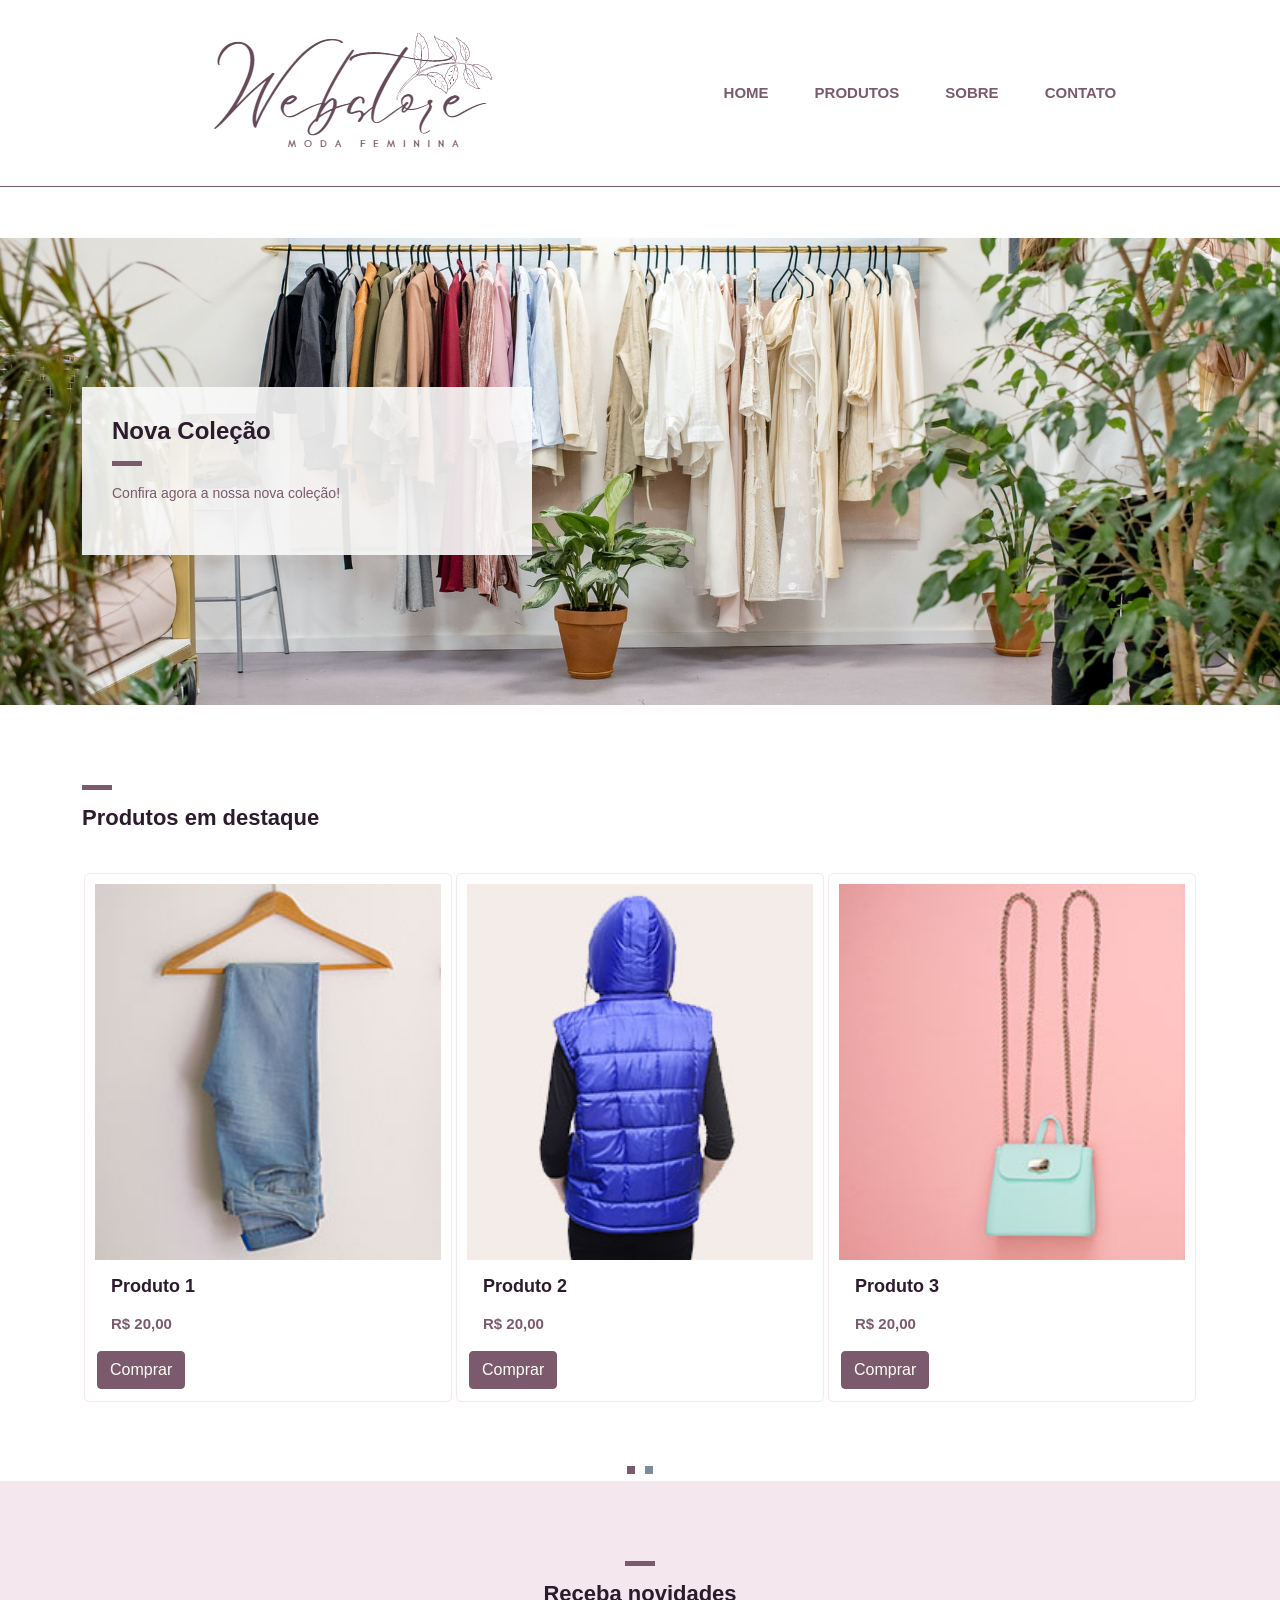
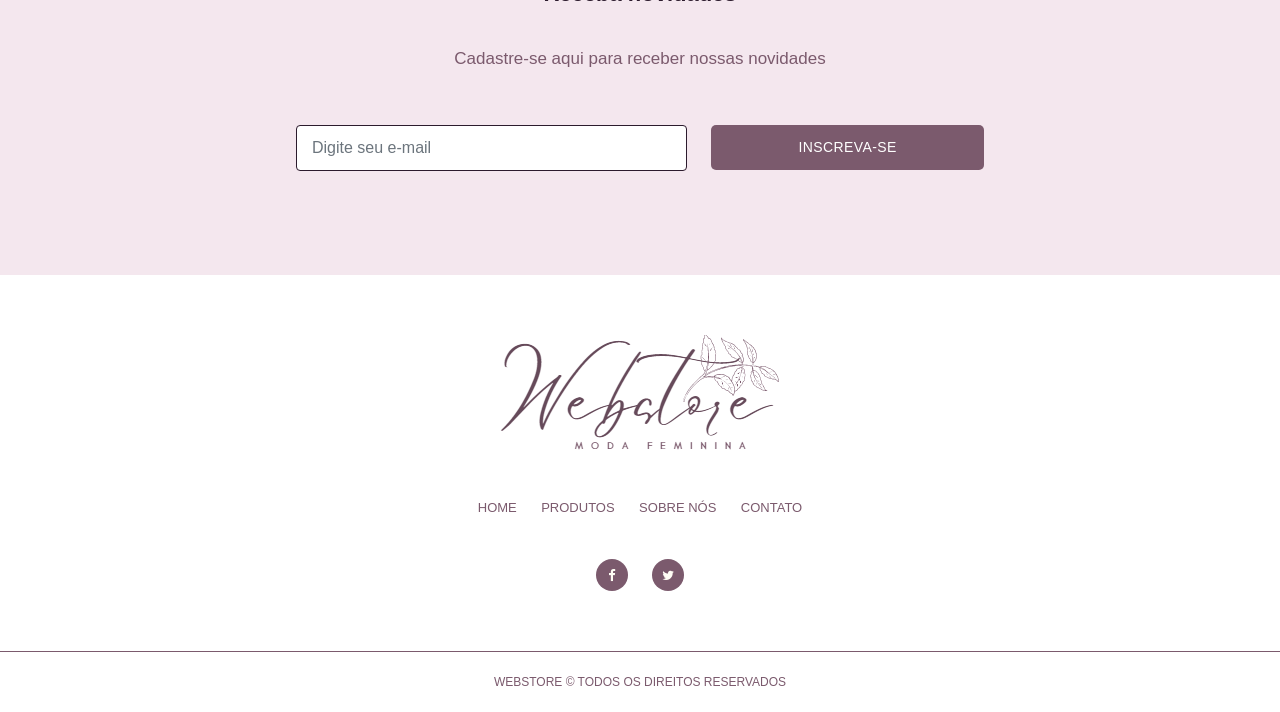
<file: jQuery II/index.html>
<!DOCTYPE html>
<html lang="pt-br">
<head>
    <meta charset="UTF-8">
    <meta http-equiv="X-UA-Compatible" content="IE=edge">
    <meta name="viewport" content="width=device-width, initial-scale=1.0">

<!--Library CSS-->
    <link rel="stylesheet" href="./vendor/bootstrap/css/bootstrap.min.css">
    <link rel="stylesheet" href="./vendor/owl/assets/owl.carousel.css">
    <link rel="stylesheet" href="./vendor/fontawesome/fontawesome.css">
    <link rel="stylesheet" href="./vendor/jquery-ui/jquery-ui.min.css">

<!--CSS Customizado-->
    <link rel="stylesheet" href="./css/style-custom.css">

    <title>Loja de moda Feminina</title>
</head>


<body>
    <nav class="navbar navbar-expand-lg navbar-dark bg-dark">
        <div class="container">
                <a class="navbar-brand" href="#"><img src="./img/logo.png" alt="logo"></a>
                <button class="navbar-toggler d-md-none" type="button" data-bs-toggle="collapse" data-bs-target="#collapsibleNavId" aria-controls="collapsibleNavId" aria-expanded="false" aria-label="Toggle navigation"><span class="navbar-toggler-icon"></span></button>
            <div class="container">
                <div class="collapse navbar-collapse justify-content-lg-center" id="collapsibleNavId">
                    <ul class="navbar-nav md-auto">
                        <li class="nav-item">
                            <a class="nav-link" href="index.html">Home</a>
                        </li>
                        <li class="nav-item">
                            <a class="nav-link" href="#produtosdestaque">Produtos</a>
                        </li>
                        <li class="nav-item">
                            <a class="nav-link nav-modal-open" href="#sobre" rel="sobre">Sobre</a>
                        </li>
                        <li class="nav-item">
                            <a class="nav-link nav-modal-open" href="#contato" rel="contato">Contato</a>
                        </li>
                    </ul>
                </div>
            </div>
        </div>
    </nav>

    <div class="banner">
            <div class="container">
                <div class="row">
                    <div class="col-md-12">
                        <div class="caption">
                            <h2>Nova Coleção</h2>
                            <div class="line-dec"></div>
                            <p>Confira agora a nossa nova coleção!</p>
                        </div>
                    </div>
                </div>
            </div>
        </div>

        <div id="featured" class="featured-items">
            <div class="container">
                <div class="row">
                    <div class="col-md-12">
                        <div class="section-heading">
                            <div class="line-dec"></div>
                            <h1>Produtos em destaque</h1>
                        </div>
                    </div>
                    <div class="col-md-12">
                        <div class="owl-carousel owl-theme">
                            <div class="featured-item" id="produtosdestaque">
                                <img src="./img/item-01.jpg" alt="Item 1">
                                <h4>Produto 1</h4>
                                <h6>R$ 20,00</h6>
                                <a class="btn btn-dark btn-md btn-md nav-modalProdutos" href="#item 1" rel="item 1">Comprar</a>
                            </div>
                            <div class="featured-item">
                                <img src="./img/item-02.jpg" alt="Item 2">
                                <h4>Produto 2</h4>
                                <h6>R$ 20,00</h6>
                                <a class="btn btn-dark btn-md nav-modalProdutos" href="#item2">Comprar</a>
                            </div>
                            <div class="featured-item">
                                <img src="./img/item-03.jpg" alt="Item 3">
                                <h4>Produto 3</h4>
                                <h6>R$ 20,00</h6>
                                <a class="btn btn-dark btn-md nav-modalProdutos" href="#item3" rel="item3">Comprar</a>
                            </div>
                            <div class="featured-item">
                                <img src="./img/item-04.jpg" alt="Item 4">
                                <h4>Produto 4</h4>
                                <h6>R$ 20,00</h6>
                                <a class="btn btn-dark btn-md nav-modalProdutos" href="#item4" rel="item4">Comprar</a>
                            </div>
                            <div class="featured-item">
                                <img src="./img/item-05.jpg" alt="Item 5">
                                <h4>Produto 5</h4>
                                <h6>R$ 20,00</h6>
                                <a class="btn btn-dark btn-md nav-modalProdutos" href="#item5" rel="item5">Comprar</a>
                            </div>
                        </div>
                    </div>
                </div>
            </div>
        </div>

        <!-- Modal Produtos -->
        <div class="modal fade" id="modelProdutos" tabindex="-1" role="dialog" aria-labelledby="modelTitleId" aria-hidden="true">
            <div class="modal-dialog" role="document">
                <div class="modal-content">
                        <div class="modalHeader">
                                <h5 class="modalTitle">Item para compra</h5>
                            </div>
                    <div class="modalBody">
                        <div class="container-fluid">
                            Página em construção
                        </div>
                    </div>
                    <div class="modal-footer">
                        <button type="button" class="btn btn-secondary" data-bs-dismiss="modal">Close</button>
                    </div>
                </div>
            </div>
        </div>

        <div class="subscribe-form">
            <div class="container">
                <div class="row">
                    <div class="col-md-12">
                        <div class="section-heading">
                            <div class="line-dec"></div>
                            <h1>Receba novidades</h1>
                        </div>
                    </div>
                    <div class="col-md-8 offset-md-2">
                        <div class="main-content">
                            <p>Cadastre-se aqui para receber nossas novidades</p>
                            <div class="container">
                                <form id="subscribe" class="form" action="" method="get">
                                    <div class="row">
                                        <div class="col-md-7">
                                            <fieldset>
                                                <input name="Email" type="email" class="form-control" id="Email" value="" placeholder="Digite seu e-mail" >
                                            </fieldset>
                                        </div>
                                        <div class="col-md-5">
                                            <fieldset>
                                                <button type="submit" id="form-submit" class="button">Inscreva-se</button>
                                            </fieldset>
                                        </div>
                                    </div>
                                </form>
                            </div>
                        </div>
                    </div>
                </div>
            </div>
        </div>

        <div class="footer">
            <div class="container">
                <div class="row">
                    <div class="col-md-12">
                        <div class="logo">
                            <img src="./img/logo.png" alt="logo">
                        </div>
                    </div>
                    <div class="col-md-12">
                        <div class="footer-menu">
                            <ul>
                                <li><a href="#top">Home</a></li>
                                <li><a href="#produtos">Produtos</a></li>
                                <li><a href="#sobre" rel="sobre" class="nav-modal-open">Sobre Nós</a></li>
                                <li><a href="#contato" rel="contato" class="nav-modal-open">Contato</a></li>
                            </ul>
                        </div>
                    </div>
                    <div class="col-md-12">
                        <div class="social-icons">
                            <ul>
                                <li><a href="#"><i class="fa fa-facebook"></i></a></li>
                                <li><a href="#"><i class="fa fa-twitter"></i></a></li>
                            </ul>
                        </div>
                    </div>
                </div>
            </div>
        </div>

        <div class="sub-footer">
            <div class="container">
                <div class="row">
                    <div class="col-md-12">
                        <div class="copyright-text">
                            <p>WebStore &copy; Todos os direitos reservados</p>
                        </div>
                    </div>
                </div>
            </div>
        </div>

        <!-- Começo do Modal  -->
            <div class="modal fade" id="modelId" tabindex="-1" role="dialog" aria-labelledby="modelTitleId" aria-hidden="true">
                <div class="modal-dialog" role="document">
                    <div class="modal-content">
                        <div class="modal-header">
                            <h5 class="modal-title">Modal title</h5>
                            <button type="button" class="btn-close" data-bs-dismiss="modal" aria-label="Close"></button>
                        </div>
                        <div class="modal-body">              
                        </div>
                    </div>
                </div>
            </div>

            <div id="contato" class="visually-hidden">
                <form action="post" class="myForm" id="myForm">

                    <div class="mb-3">
                        <label for="name" class="form-label">Nome</label>
                        <input type="text" name="name" id="name" title="Insira seu nome completo" class="form-control" placeholder="Digite seu nome" aria-describedby="helpNome">
                        <p id="textRequired">*Campo Obrigatório.</p>
                    </div>

                    <div class="mb-3">
                        <label for="email" class="form-label">Email</label>
                        <input type="email" name="email" id="email" title="Insira seu email completo" class="form-control" placeholder="Digite seu e-mail" aria-describedby="helpEmail">
                        <p id="textRequired">*Campo Obrigatório.</p>
                    </div>

                    <div class="mb-3">
                        <label for="date" class="form-label">Data</label>
                        <input type="date" name="date" id="date" class="form-control" placeholder="Digite seu e-mail" aria-describedby="helpDate">
                    </div>

                    <div class="mb-3">
                        <label for="time" class="form-label">Hora</label>
                        <input type="time" name="time" id="time" class="form-control" placeholder="Digite a hora" aria-describedby="helpHora">
                    </div>

                    <div class="mb-3">
                        <label for="cep" class="form-label">CEP</label>
                        <input type="number" name="cep" id="cep" class="form-control" placeholder="Digite seu CEP" aria-describedby="helpCEP">
                        <p id="textRequired">*Campo Obrigatório.</p>

                    </div>

                    <div class="mb-3">
                        <label for="celular" class="form-label">Celular</label>
                        <input type="number" name="celular" id="celular" class="form-control" placeholder="Digite seu celular" aria-describedby="helpCelular">
                        <p id="textRequired">*Campo Obrigatório.</p>
                    </div>

                    <div class="mb-3">
                        <label for="cpf" class="form-label">CPF</label>
                        <input type="number" name="cpf" id="cpf" class="form-control" placeholder="Digite seu CPF" aria-describedby="helpCPF">
                        <p id="textRequired">*Campo Obrigatório.</p>
                    </div>
                    <button type="submit" id="submitButton" class="btn btn-primary" disabled="disabled">Enviar</button>
                </form>
            </div>

            <div id="sobre" class="visually-hidden">Loja especializada em moda feminina</div>
        <!-- FIM do Modal-->
        
        <!--Library-->
            <script src="./vendor/jquery/jquery-3.6.0.min.js"></script>
            <script src="./vendor/jquery-mask/jquery.mask.js"></script>
            <script src="./vendor/bootstrap/js/bootstrap.bundle.min.js"></script>
            <script src="./vendor/owl/owl.carousel.js"></script>
            <script src="./vendor/jquery-ui/jquery-ui.min.js"></script>

        <!--Script Customizado-->
            <script src="./js/custom.js"></script>
    </body>
</html>
</file>
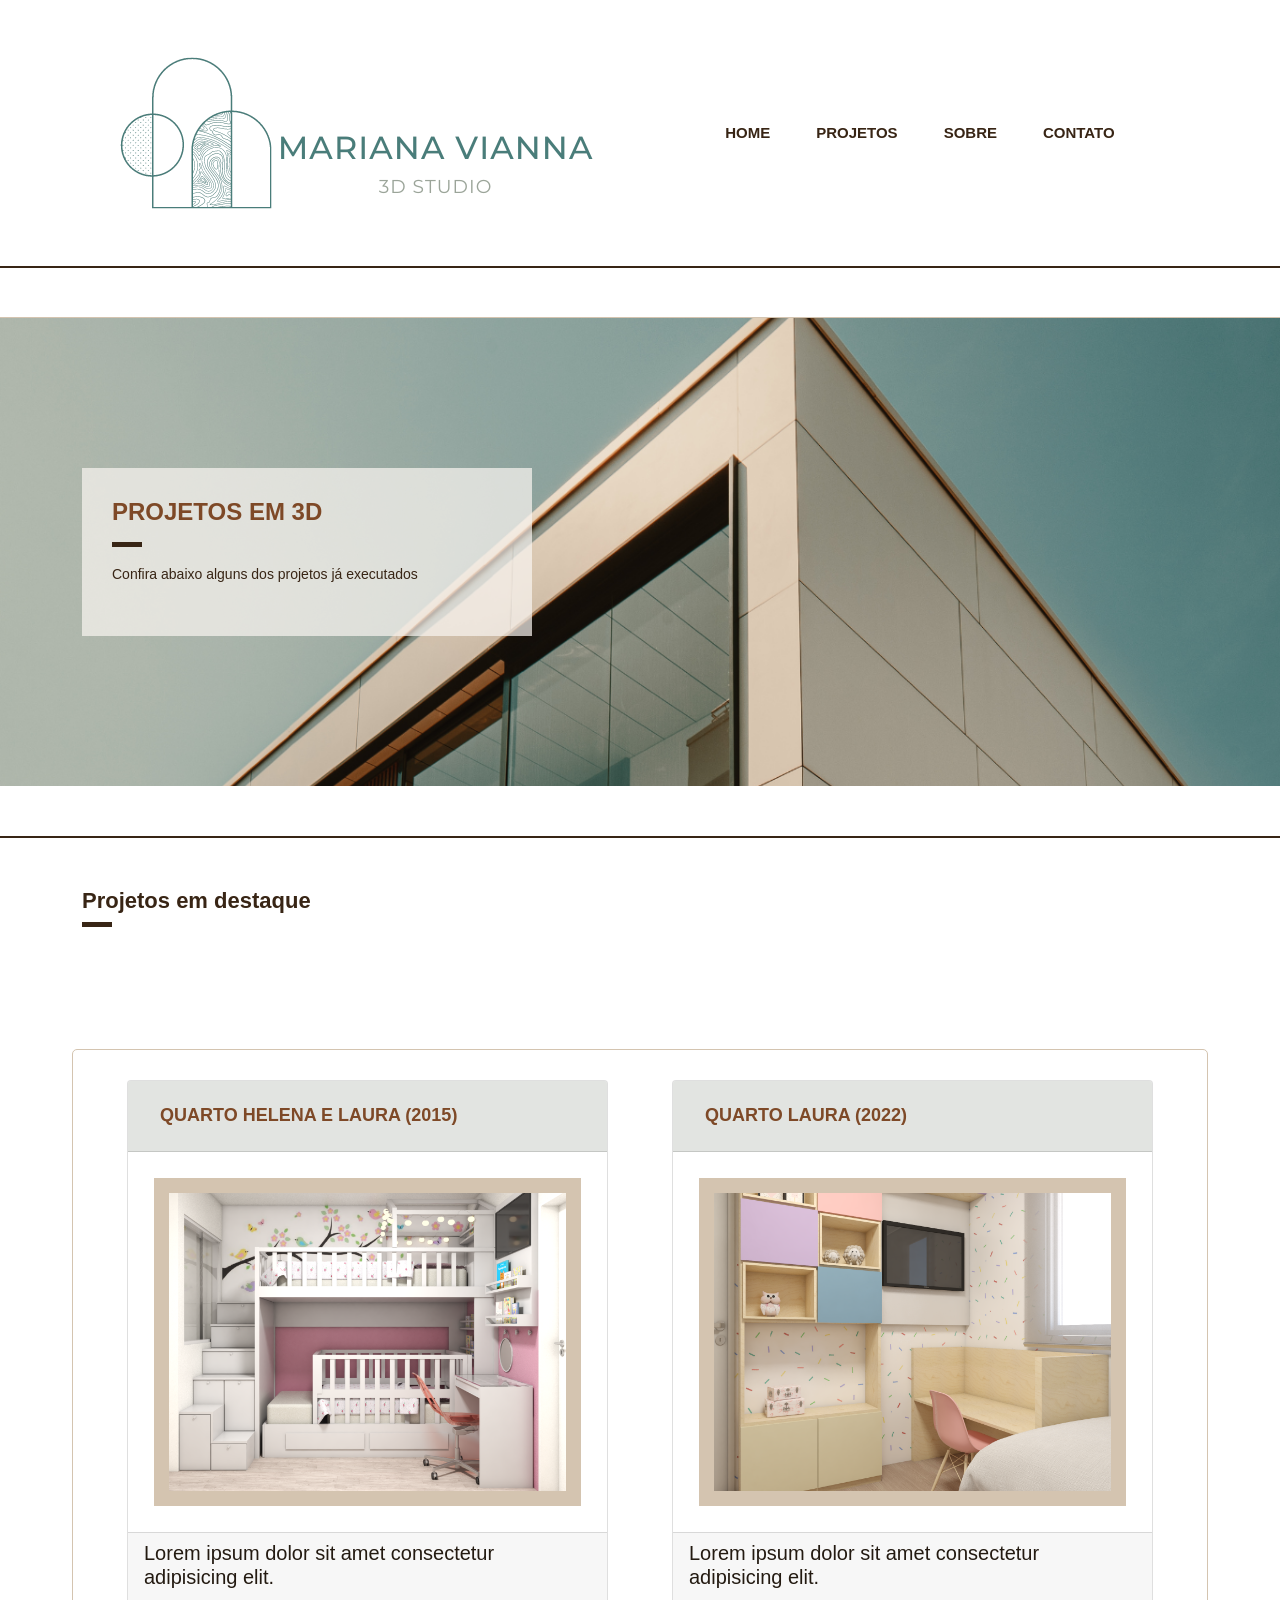
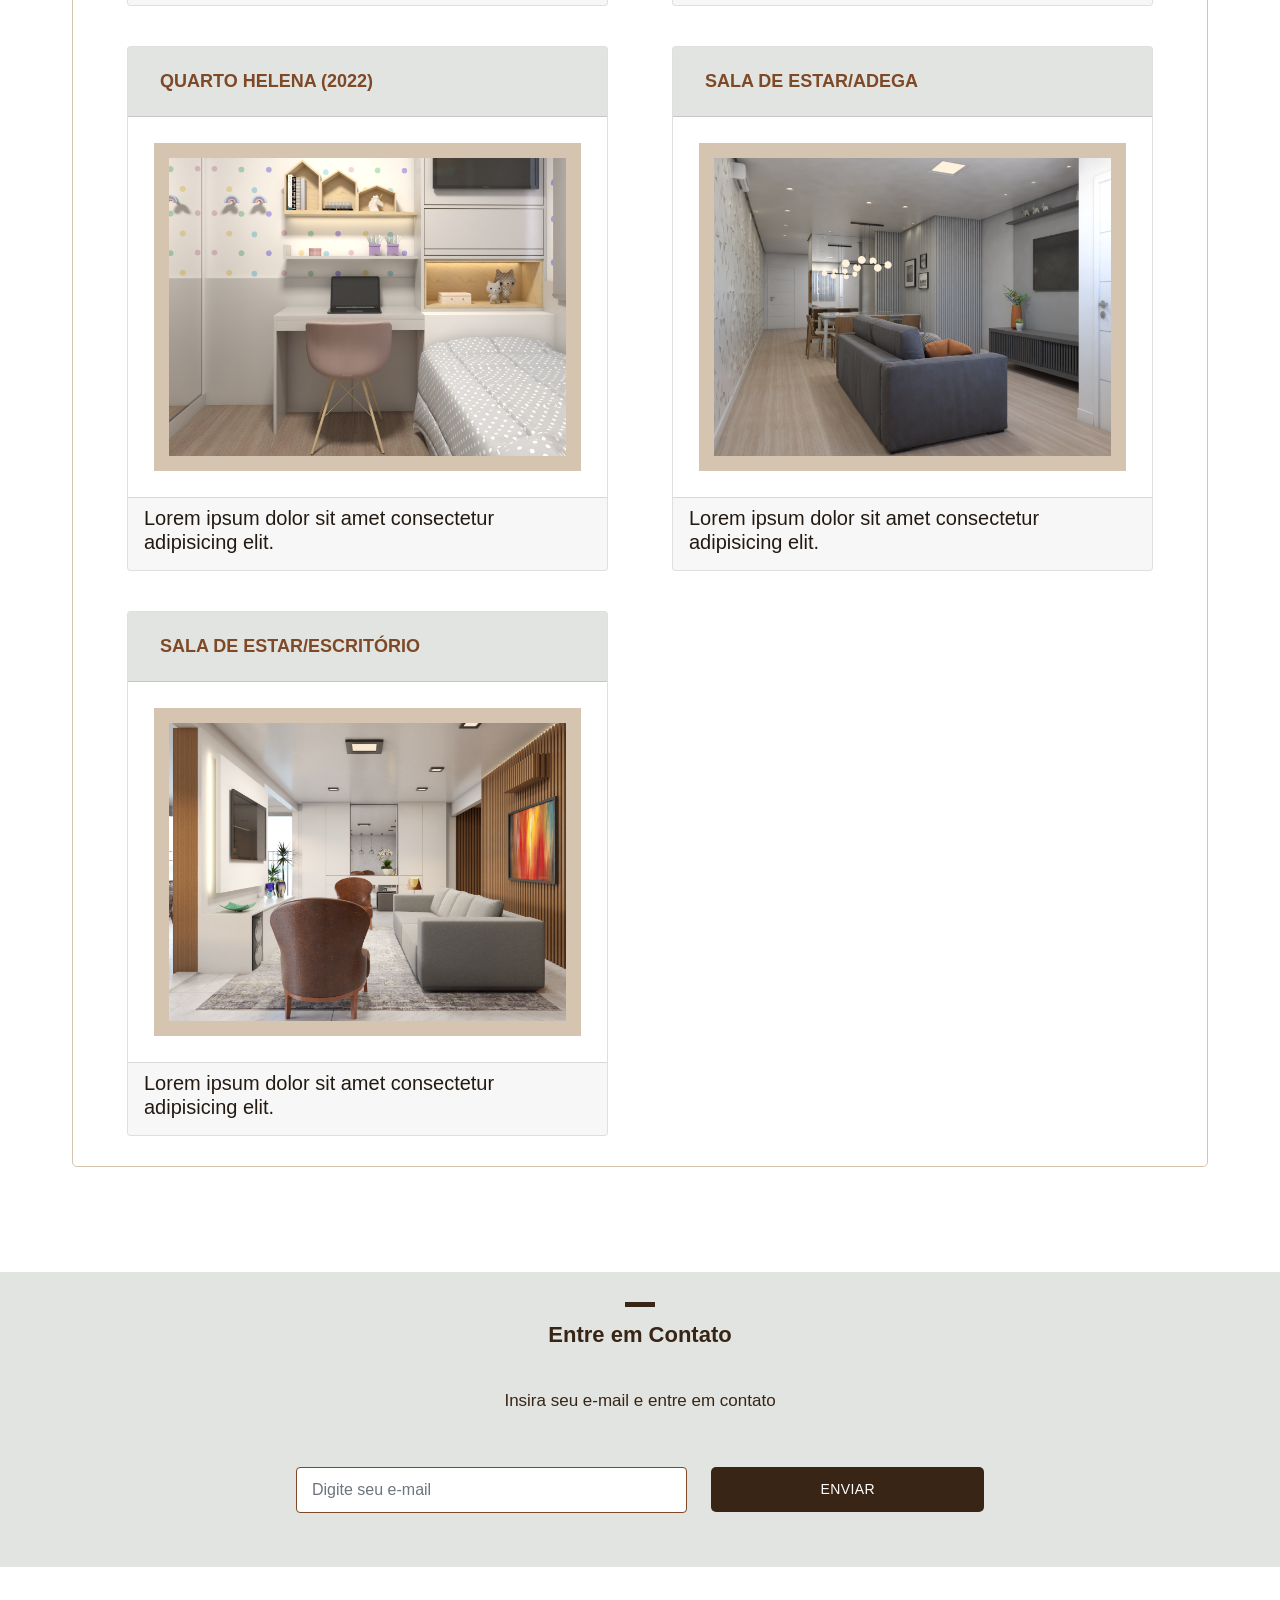
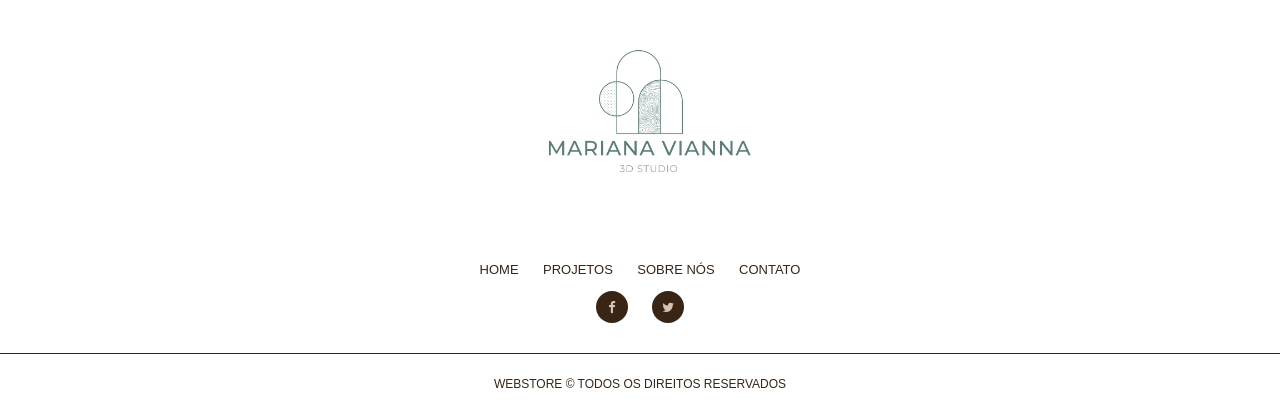
<file: Site/index.html>
<!DOCTYPE html>
<html lang="pt-br">
<head>
    <meta charset="UTF-8">
    <meta http-equiv="X-UA-Compatible" content="IE=edge">
    <meta name="viewport" content="width=device-width, initial-scale=1.0">

<!--Library CSS-->
    <link rel="stylesheet" href="./biblioteca/bootstrap/css/bootstrap.min.css">
    <link rel="stylesheet" href="./biblioteca/fontawesome/fontawesome.css">
    <link rel="stylesheet" href="./biblioteca/jquery-ui/jquery-ui.min.css">

<!--CSS Customizado-->
    <link rel="stylesheet" href="./css/style-custom.css">

    <title>Mariana Vianna - Projetos 3D</title>
</head>


<body>
    <nav class="navbar navbar-expand-lg navbar-dark bg-dark">
        <div class="container">
                <a class="navbar-brand" href="#"><img src="./img/design/logo ret.png" alt="logo"></a>
                <button class="navbar-toggler d-md-none" type="button" data-bs-toggle="collapse" data-bs-target="#collapsibleNavId" aria-controls="collapsibleNavId" aria-expanded="false" aria-label="Toggle navigation"><span class="navbar-toggler-icon"></span></button>
            <div class="container">
                <div class="collapse navbar-collapse justify-content-lg-center" id="collapsibleNavId">
                    <ul class="navbar-nav md-auto">
                        <li class="nav-item">
                            <a class="nav-link" href="index.html">Home</a>
                        </li>
                        <li class="nav-item">
                            <a class="nav-link" href="#projetosEmDestaque">Projetos</a>
                        </li>
                        <li class="nav-item">
                            <a class="nav-link nav-modal-open" href="#sobre" rel="sobre">Sobre</a>
                        </li>
                        <li class="nav-item">
                            <a class="nav-link nav-modal-open" href="#contato" rel="contato">Contato</a>
                        </li>
                    </ul>
                </div>
            </div>
        </div>
    </nav>

    <div class="banner">
        <div class="container">
            <div class="row">
                <div class="col-md-12">
                    <div class="caption">
                        <h2>PROJETOS EM 3D</h2>
                        <div class="line-dec"></div>
                        <p>Confira abaixo alguns dos projetos já executados</p>
                    </div>
                </div>
            </div>
        </div>
    </div>

    <div class="tituloDestaque">
        <div class="container">
            <div class="row">
                <div class="col-md-12">
                    <div class="section-heading">
                        <h1>Projetos em destaque</h1>
                        <div class="line-dec"></div>
                    </div>
                </div>

                <section class="gallery">
                    <div class="featured-item" id="projetosEmDestaque">
                        <div class="container-lg">
                            <div class="row">

                                <div class="col-md-6">
                                    <div class="card">
                                        <div class="card-header"><h4>Quarto Helena e Laura (2015)</h4></div>
                                        <div class="card-body">
                                            <a class="nav-galleryImg" rel="proj-1"><img src="./img/projetos/Quarto Meninas_Thumb.png" class="modal-img" alt="proj-1"></a>
                                        </div>
                                        <div class="card-footer"><p><h2>Lorem ipsum dolor sit amet consectetur adipisicing elit.</h2></p></div>
                                    </div>
                                </div>

                                <div class="col-md-6">
                                    <div class="card">
                                        <div class="card-header"><h4>Quarto Laura (2022)
                                        </h4></div>
                                        <div class="card-body">
                                            <a class="nav-galleryImg" rel="proj-2"><img src="./img/projetos/Quarto Laura_Thumb.png" class="modal-img" alt="proj-2"></a>
                                        </div>
                                        <div class="card-footer"><p><h2>Lorem ipsum dolor sit amet consectetur adipisicing elit.</h2></p></div>
                                    </div>
                                </div>

                                <div class="col-md-6">
                                    <div class="card">
                                        <div class="card-header"><h4>Quarto Helena (2022)
                                        </h4></div>
                                        <div class="card-body">
                                            <a class="nav-galleryImg" rel="proj-3"><img src="./img/projetos/Quarto Helena_Thumb.png" class="modal-img" alt="proj-3"></a>
                                        </div>
                                        <div class="card-footer"><p><h2>Lorem ipsum dolor sit amet consectetur adipisicing elit.</h2></p></div>
                                    </div>
                                </div>

                                <div class="col-md-6">
                                    <div class="card">
                                        <div class="card-header"><h4>Sala de estar/Adega
                                        </h4></div>
                                        <div class="card-body">
                                            <a class="nav-galleryImg" rel="proj-4"><img src="./img/projetos/Sala e Adega_Thumb.png" class="modal-img" alt="proj-4"></a>
                                        </div>
                                        <div class="card-footer"><p><h2>Lorem ipsum dolor sit amet consectetur adipisicing elit.</h2></p></div>
                                    </div>
                                </div>

                                <div class="col-md-6">
                                    <div class="card">
                                        <div class="card-header"><h4>Sala de estar/Escritório
                                        </h4></div>
                                        <div class="card-body">
                                            <a class="nav-galleryImg" rel="proj-5"><img src="./img/projetos/Sala Escritório_Thumb.png" class="modal-img" alt="proj-5"></a>
                                        </div>
                                        <div class="card-footer"><p><h2>Lorem ipsum dolor sit amet consectetur adipisicing elit.</h2></p></div>
                                    </div>
                                </div>

                            </div>
                        </div>
                    </div>
                </section>

            </div>
        </div>
    </div>

    <!-- Começo Modal - Projetos -->
        <div class="modal fade" id="gallery-popup" tabindex="-1" aria-labelledby="exampleModalLabel" aria-hidden="true">
            <div class="modal-dialog modal-dialog-centered modal-xl">
                <div class="modal-content">
                    <div class="modal-header">
                        <h5 class="modalTitle"></h5>
                        <button type="button" class="btn-close" data-bs-dismiss="modal" aria-label="close"></button>
                    </div>
                    <div class="modalBody">
                    </div>
                </div>
            </div>
        </div>

        <div id="proj-1" class="visually-hidden">
            <img src="./img/projetos/Quarto Meninas.png" class="modal-img" alt="proj-1">
        </div>
        <div id="proj-2" class="visually-hidden">
            <img src="./img/projetos/Quarto Laura.png" class="modal-img" alt="proj-2">
        </div>
        <div id="proj-3" class="visually-hidden">
            <img src="./img/projetos/Quarto Helena.png" class="modal-img" alt="proj-3">
        </div>
        <div id="proj-4" class="visually-hidden">
            <img src="./img/projetos/Sala e Adega.png" class="modal-img" alt="proj-4">
        </div>
        <div id="proj-5" class="visually-hidden">
            <img src="./img/projetos/Sala Escritório.png" class="modal-img" alt="proj-5">
        </div>




    <!--Final Modal - Projetos -->

        <div class="subscribe-form">
            <div class="container">
                <div class="row">
                    <div class="col-md-12">
                        <div class="section-heading">
                            <div class="line-dec"></div>
                            <h1>Entre em Contato</h1>
                        </div>
                    </div>

                    <div class="col-md-8 offset-md-2">
                        <div class="main-content">
                            <p>Insira seu e-mail e entre em contato</p>
                            <div class="container">
                                <form id="subscribe" class="form" action="" method="get">
                                    <div class="row">
                                        <div class="col-md-7">
                                            <fieldset>
                                                <input name="Email" type="email" class="form-control" id="Email" value="" placeholder="Digite seu e-mail" >
                                            </fieldset>
                                        </div>
                                        <div class="col-md-5">
                                            <fieldset>
                                                <button type="submit" id="form-submit" class="button">Enviar</button>
                                            </fieldset>
                                        </div>
                                    </div>
                                </form>
                            </div>
                        </div>
                    </div>

                </div>
            </div>
        </div>

        <div class="footer">
            <div class="container">
                <div class="row">
                    <div class="col-md-12">
                        <div class="logo">
                            <img src="./img/design/logo quadrado.png" alt="logo">
                        </div>
                    </div>

                    <div class="col-md-12">
                        <div class="footer-menu">
                            <ul>
                                <li><a href="#top">Home</a></li>
                                <li><a href="#projetosEmDestaque">Projetos</a></li>
                                <li><a href="#sobre" rel="sobre" class="nav-modal-open">Sobre Nós</a></li>
                                <li><a href="#contato" rel="contato" class="nav-modal-open">Contato</a></li>
                            </ul>
                        </div>
                    </div>

                    <div class="col-md-12">
                        <div class="social-icons">
                            <ul>
                                <li><a href="#"><i class="fa fa-facebook"></i></a></li>
                                <li><a href="#"><i class="fa fa-twitter"></i></a></li>
                            </ul>
                        </div>
                    </div>

                </div>
            </div>
        </div>

        <div class="sub-footer">
            <div class="container">
                <div class="row">
                    <div class="col-md-12">
                        <div class="copyright-text">
                            <p>WebStore &copy; Todos os direitos reservados</p>
                        </div>
                    </div>
                </div>
            </div>
        </div>
    </div>

        <!-- Começo do Modal - Contato  -->
            <div class="modal fade" id="modelId" tabindex="-1" role="dialog" aria-labelledby="modelTitleId" aria-hidden="true">
                <div class="modal-dialog" role="document">
                    <div class="modal-content">
                        <div class="modal-header">
                            <h5 class="modal-title">Modal title</h5>
                            <button type="button" class="btn-close" data-bs-dismiss="modal" aria-label="Close"></button>
                        </div>
                        <div class="modal-body">              
                        </div>
                    </div>
                </div>
            </div>

            <div id="contato" class="visually-hidden">
                <form action="post" class="myForm" id="myForm">

                    <div class="mb-3">
                        <label for="name" class="form-label">Nome</label>
                        <input type="text" name="name" id="name" title="Insira seu nome completo" class="form-control" placeholder="Digite seu nome" aria-describedby="helpNome">
                        <p id="textRequired">*Campo Obrigatório.</p>
                    </div>

                    <div class="mb-3">
                        <label for="email" class="form-label">Email</label>
                        <input type="email" name="email" id="email" title="Insira seu email completo" class="form-control" placeholder="Digite seu e-mail" aria-describedby="helpEmail">
                        <p id="textRequired">*Campo Obrigatório.</p>
                    </div>

                    <div class="mb-3">
                        <label for="celular" class="form-label">Celular</label>
                        <input type="number" name="celular" id="celular" class="form-control" placeholder="Digite seu celular" aria-describedby="helpCelular">
                        <p id="textRequired">*Campo Obrigatório.</p>
                    </div>
                    <button type="submit" id="submitButton" class="btn btn-primary" disabled="disabled">Enviar</button>
                </form>
            </div>

            <div id="sobre" class="visually-hidden">Mariana Vianna - Projetos 3D</div>
        <!-- Fim do Modal - Contato -->
        
        <!--Library-->
            <script src="./biblioteca/jquery/jquery-3.6.0.min.js"></script>
            <script src="./biblioteca/jquery-mask/jquery.mask.js"></script>
            <script src="./biblioteca/bootstrap/js/bootstrap.bundle.min.js"></script>
            <script src="./biblioteca/jquery-ui/jquery-ui.min.js"></script>

        <!--Script Customizado-->
            <script src="./js/custom.js"></script>
    </body>
</html>
</file>
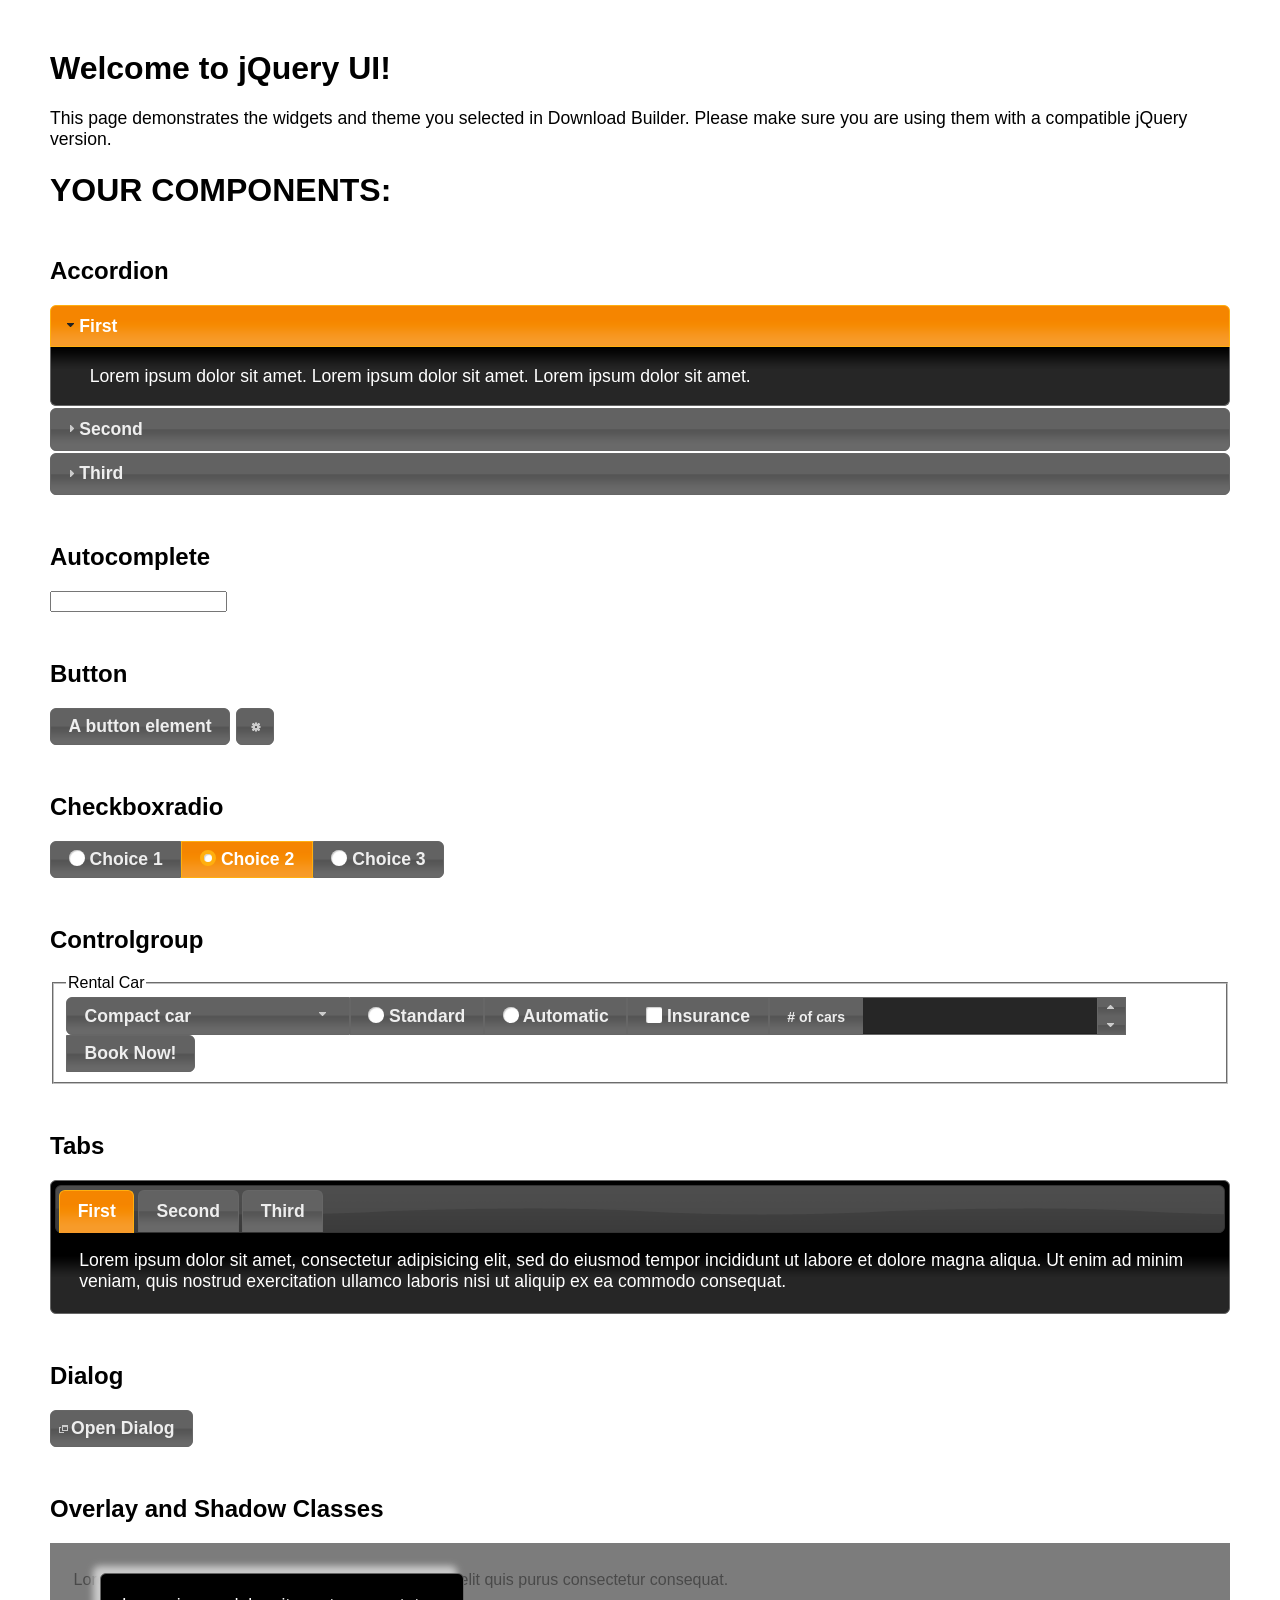
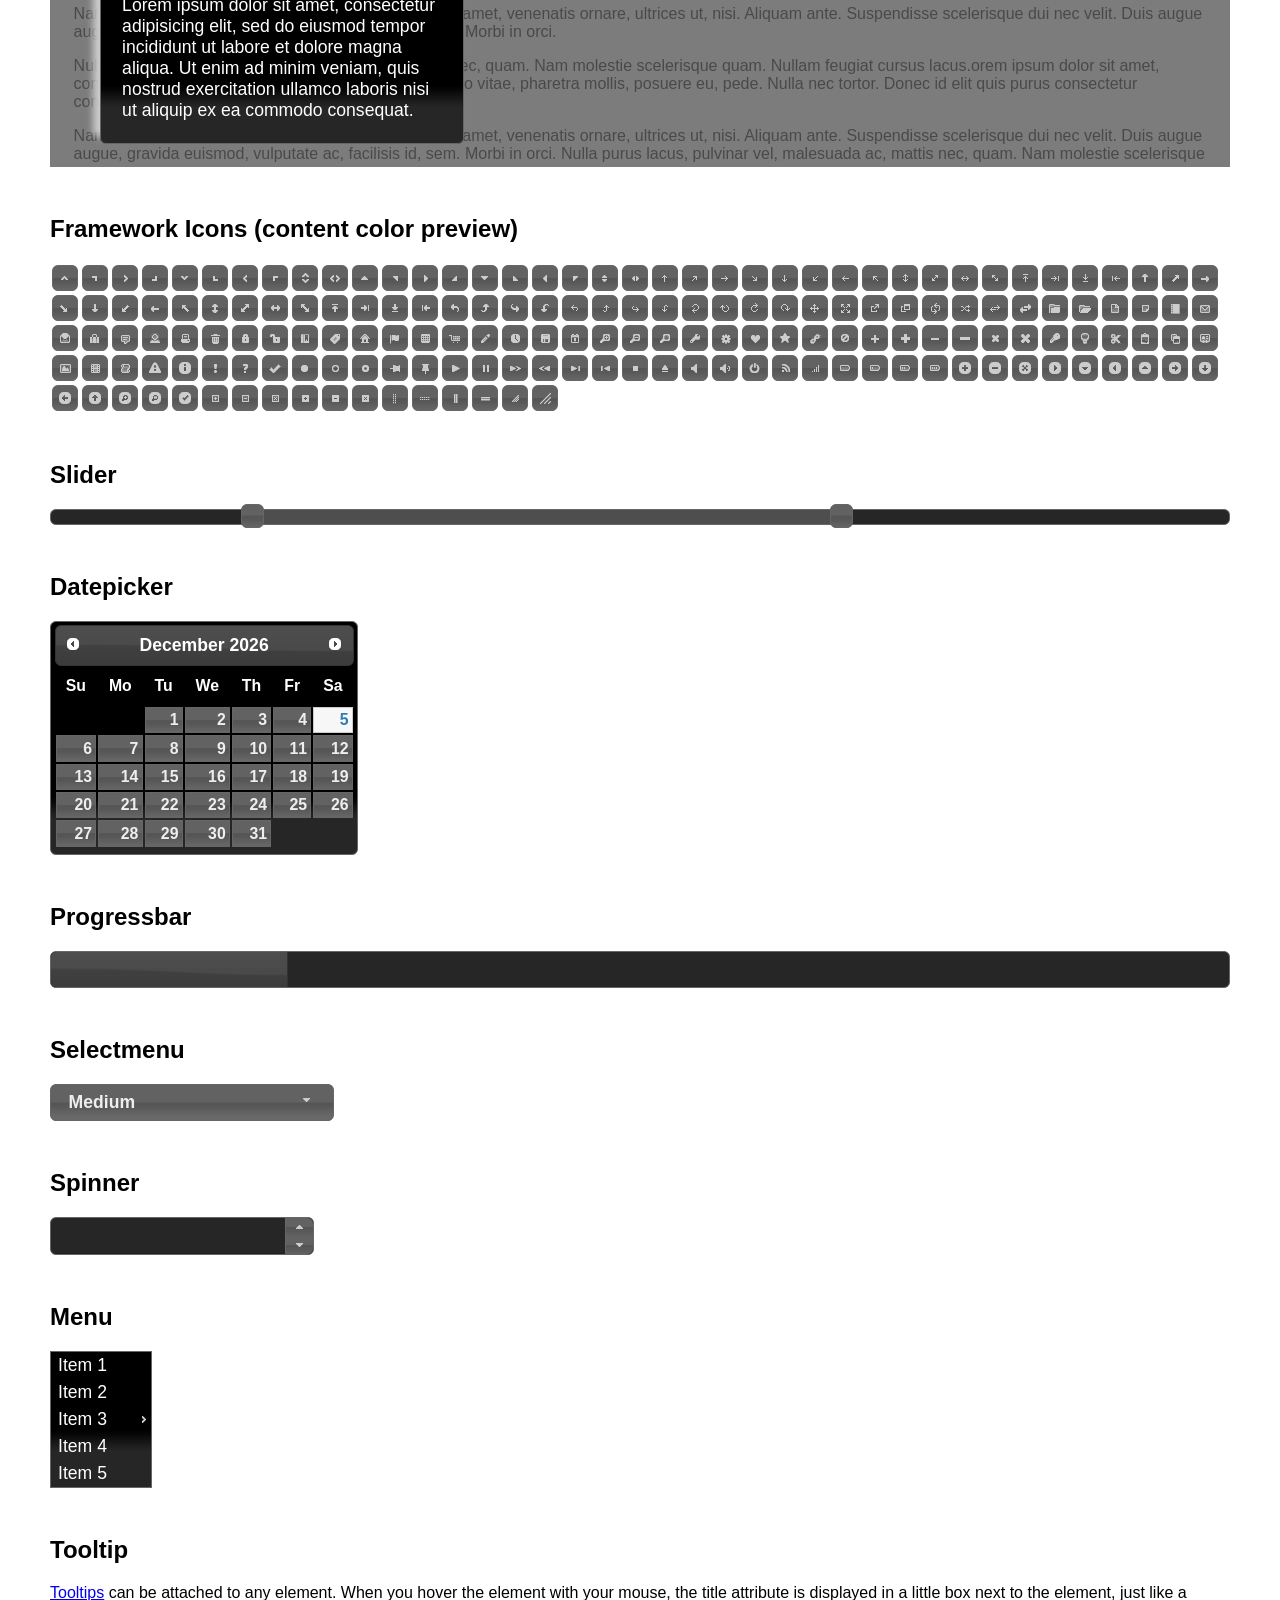
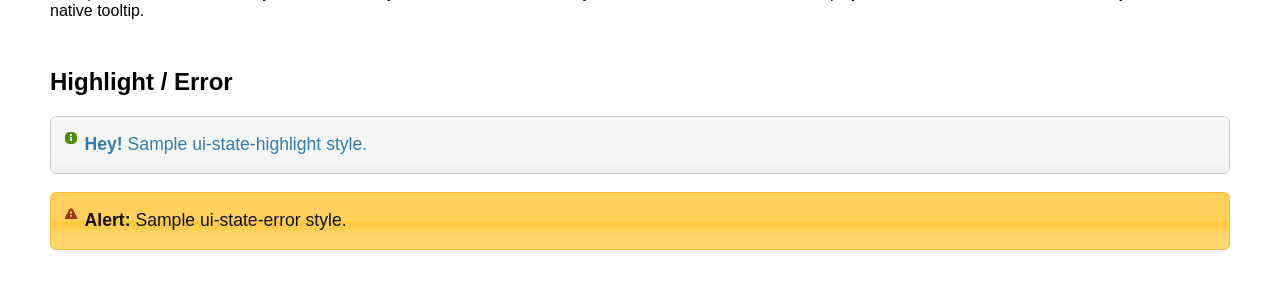
<file: jQuery II/vendor/jquery-ui/index.html>
<!doctype html>
<html lang="us">
<head>
	<meta charset="utf-8">
	<title>jQuery UI Example Page</title>
	<link href="jquery-ui.css" rel="stylesheet">
	<style>
	body{
		font-family: "Trebuchet MS", sans-serif;
		margin: 50px;
	}
	.demoHeaders {
		margin-top: 2em;
	}
	#dialog-link {
		padding: .4em 1em .4em 20px;
		text-decoration: none;
		position: relative;
	}
	#dialog-link span.ui-icon {
		margin: 0 5px 0 0;
		position: absolute;
		left: .2em;
		top: 50%;
		margin-top: -8px;
	}
	#icons {
		margin: 0;
		padding: 0;
	}
	#icons li {
		margin: 2px;
		position: relative;
		padding: 4px 0;
		cursor: pointer;
		float: left;
		list-style: none;
	}
	#icons span.ui-icon {
		float: left;
		margin: 0 4px;
	}
	.fakewindowcontain .ui-widget-overlay {
		position: absolute;
	}
	select {
		width: 200px;
	}
	</style>
</head>
<body>

<h1>Welcome to jQuery UI!</h1>

<div class="ui-widget">
	<p>This page demonstrates the widgets and theme you selected in Download Builder. Please make sure you are using them with a compatible jQuery version.</p>
</div>

<h1>YOUR COMPONENTS:</h1>

<!-- Accordion -->
<h2 class="demoHeaders">Accordion</h2>
<div id="accordion">
	<h3>First</h3>
	<div>Lorem ipsum dolor sit amet. Lorem ipsum dolor sit amet. Lorem ipsum dolor sit amet.</div>
	<h3>Second</h3>
	<div>Phasellus mattis tincidunt nibh.</div>
	<h3>Third</h3>
	<div>Nam dui erat, auctor a, dignissim quis.</div>
</div>

<!-- Autocomplete -->
<h2 class="demoHeaders">Autocomplete</h2>
<div>
	<input id="autocomplete" title="type &quot;a&quot;">
</div>

<!-- Button -->
<h2 class="demoHeaders">Button</h2>
<button id="button">A button element</button>
<button id="button-icon">An icon-only button</button>

<!-- Checkboxradio -->
<h2 class="demoHeaders">Checkboxradio</h2>
<form style="margin-top: 1em;">
	<div id="radioset">
		<input type="radio" id="radio1" name="radio"><label for="radio1">Choice 1</label>
		<input type="radio" id="radio2" name="radio" checked="checked"><label for="radio2">Choice 2</label>
		<input type="radio" id="radio3" name="radio"><label for="radio3">Choice 3</label>
	</div>
</form>

<!-- Controlgroup -->
<h2 class="demoHeaders">Controlgroup</h2>
<fieldset>
	<legend>Rental Car</legend>
	<div id="controlgroup">
		<select id="car-type">
			<option>Compact car</option>
			<option>Midsize car</option>
			<option>Full size car</option>
			<option>SUV</option>
			<option>Luxury</option>
			<option>Truck</option>
			<option>Van</option>
		</select>
		<label for="transmission-standard">Standard</label>
		<input type="radio" name="transmission" id="transmission-standard">
		<label for="transmission-automatic">Automatic</label>
		<input type="radio" name="transmission" id="transmission-automatic">
		<label for="insurance">Insurance</label>
		<input type="checkbox" name="insurance" id="insurance">
		<label for="horizontal-spinner" class="ui-controlgroup-label"># of cars</label>
		<input id="horizontal-spinner" class="ui-spinner-input">
		<button>Book Now!</button>
	</div>
</fieldset>

<!-- Tabs -->
<h2 class="demoHeaders">Tabs</h2>
<div id="tabs">
	<ul>
		<li><a href="#tabs-1">First</a></li>
		<li><a href="#tabs-2">Second</a></li>
		<li><a href="#tabs-3">Third</a></li>
	</ul>
	<div id="tabs-1">Lorem ipsum dolor sit amet, consectetur adipisicing elit, sed do eiusmod tempor incididunt ut labore et dolore magna aliqua. Ut enim ad minim veniam, quis nostrud exercitation ullamco laboris nisi ut aliquip ex ea commodo consequat.</div>
	<div id="tabs-2">Phasellus mattis tincidunt nibh. Cras orci urna, blandit id, pretium vel, aliquet ornare, felis. Maecenas scelerisque sem non nisl. Fusce sed lorem in enim dictum bibendum.</div>
	<div id="tabs-3">Nam dui erat, auctor a, dignissim quis, sollicitudin eu, felis. Pellentesque nisi urna, interdum eget, sagittis et, consequat vestibulum, lacus. Mauris porttitor ullamcorper augue.</div>
</div>

<h2 class="demoHeaders">Dialog</h2>
<p>
	<button id="dialog-link" class="ui-button ui-corner-all ui-widget">
		<span class="ui-icon ui-icon-newwin"></span>Open Dialog
	</button>
</p>

<h2 class="demoHeaders">Overlay and Shadow Classes</h2>
<div style="position: relative; width: 96%; height: 200px; padding:1% 2%; overflow:hidden;" class="fakewindowcontain">
	<p>Lorem ipsum dolor sit amet,  Nulla nec tortor. Donec id elit quis purus consectetur consequat. </p><p>Nam congue semper tellus. Sed erat dolor, dapibus sit amet, venenatis ornare, ultrices ut, nisi. Aliquam ante. Suspendisse scelerisque dui nec velit. Duis augue augue, gravida euismod, vulputate ac, facilisis id, sem. Morbi in orci. </p><p>Nulla purus lacus, pulvinar vel, malesuada ac, mattis nec, quam. Nam molestie scelerisque quam. Nullam feugiat cursus lacus.orem ipsum dolor sit amet, consectetur adipiscing elit. Donec libero risus, commodo vitae, pharetra mollis, posuere eu, pede. Nulla nec tortor. Donec id elit quis purus consectetur consequat. </p><p>Nam congue semper tellus. Sed erat dolor, dapibus sit amet, venenatis ornare, ultrices ut, nisi. Aliquam ante. Suspendisse scelerisque dui nec velit. Duis augue augue, gravida euismod, vulputate ac, facilisis id, sem. Morbi in orci. Nulla purus lacus, pulvinar vel, malesuada ac, mattis nec, quam. Nam molestie scelerisque quam. </p><p>Nullam feugiat cursus lacus.orem ipsum dolor sit amet, consectetur adipiscing elit. Donec libero risus, commodo vitae, pharetra mollis, posuere eu, pede. Nulla nec tortor. Donec id elit quis purus consectetur consequat. Nam congue semper tellus. Sed erat dolor, dapibus sit amet, venenatis ornare, ultrices ut, nisi. Aliquam ante. </p><p>Suspendisse scelerisque dui nec velit. Duis augue augue, gravida euismod, vulputate ac, facilisis id, sem. Morbi in orci. Nulla purus lacus, pulvinar vel, malesuada ac, mattis nec, quam. Nam molestie scelerisque quam. Nullam feugiat cursus lacus.orem ipsum dolor sit amet, consectetur adipiscing elit. Donec libero risus, commodo vitae, pharetra mollis, posuere eu, pede. Nulla nec tortor. Donec id elit quis purus consectetur consequat. Nam congue semper tellus. Sed erat dolor, dapibus sit amet, venenatis ornare, ultrices ut, nisi. </p>

	<!-- ui-dialog -->
	<div class="ui-widget-overlay ui-front"></div>
	<div style="position: absolute; width: 320px; left: 50px; top: 30px; padding: 1.2em" class="ui-widget ui-front ui-widget-content ui-corner-all ui-widget-shadow">
		Lorem ipsum dolor sit amet, consectetur adipisicing elit, sed do eiusmod tempor incididunt ut labore et dolore magna aliqua. Ut enim ad minim veniam, quis nostrud exercitation ullamco laboris nisi ut aliquip ex ea commodo consequat.
	</div>

</div>

<!-- ui-dialog -->
<div id="dialog" title="Dialog Title">
	<p>Lorem ipsum dolor sit amet, consectetur adipisicing elit, sed do eiusmod tempor incididunt ut labore et dolore magna aliqua. Ut enim ad minim veniam, quis nostrud exercitation ullamco laboris nisi ut aliquip ex ea commodo consequat.</p>
</div>


<h2 class="demoHeaders">Framework Icons (content color preview)</h2>
<ul id="icons" class="ui-widget ui-helper-clearfix">
	<li class="ui-state-default ui-corner-all" title=".ui-icon-caret-1-n"><span class="ui-icon ui-icon-caret-1-n"></span></li>
	<li class="ui-state-default ui-corner-all" title=".ui-icon-caret-1-ne"><span class="ui-icon ui-icon-caret-1-ne"></span></li>
	<li class="ui-state-default ui-corner-all" title=".ui-icon-caret-1-e"><span class="ui-icon ui-icon-caret-1-e"></span></li>
	<li class="ui-state-default ui-corner-all" title=".ui-icon-caret-1-se"><span class="ui-icon ui-icon-caret-1-se"></span></li>
	<li class="ui-state-default ui-corner-all" title=".ui-icon-caret-1-s"><span class="ui-icon ui-icon-caret-1-s"></span></li>
	<li class="ui-state-default ui-corner-all" title=".ui-icon-caret-1-sw"><span class="ui-icon ui-icon-caret-1-sw"></span></li>
	<li class="ui-state-default ui-corner-all" title=".ui-icon-caret-1-w"><span class="ui-icon ui-icon-caret-1-w"></span></li>
	<li class="ui-state-default ui-corner-all" title=".ui-icon-caret-1-nw"><span class="ui-icon ui-icon-caret-1-nw"></span></li>
	<li class="ui-state-default ui-corner-all" title=".ui-icon-caret-2-n-s"><span class="ui-icon ui-icon-caret-2-n-s"></span></li>
	<li class="ui-state-default ui-corner-all" title=".ui-icon-caret-2-e-w"><span class="ui-icon ui-icon-caret-2-e-w"></span></li>
	<li class="ui-state-default ui-corner-all" title=".ui-icon-triangle-1-n"><span class="ui-icon ui-icon-triangle-1-n"></span></li>
	<li class="ui-state-default ui-corner-all" title=".ui-icon-triangle-1-ne"><span class="ui-icon ui-icon-triangle-1-ne"></span></li>
	<li class="ui-state-default ui-corner-all" title=".ui-icon-triangle-1-e"><span class="ui-icon ui-icon-triangle-1-e"></span></li>
	<li class="ui-state-default ui-corner-all" title=".ui-icon-triangle-1-se"><span class="ui-icon ui-icon-triangle-1-se"></span></li>
	<li class="ui-state-default ui-corner-all" title=".ui-icon-triangle-1-s"><span class="ui-icon ui-icon-triangle-1-s"></span></li>
	<li class="ui-state-default ui-corner-all" title=".ui-icon-triangle-1-sw"><span class="ui-icon ui-icon-triangle-1-sw"></span></li>
	<li class="ui-state-default ui-corner-all" title=".ui-icon-triangle-1-w"><span class="ui-icon ui-icon-triangle-1-w"></span></li>
	<li class="ui-state-default ui-corner-all" title=".ui-icon-triangle-1-nw"><span class="ui-icon ui-icon-triangle-1-nw"></span></li>
	<li class="ui-state-default ui-corner-all" title=".ui-icon-triangle-2-n-s"><span class="ui-icon ui-icon-triangle-2-n-s"></span></li>
	<li class="ui-state-default ui-corner-all" title=".ui-icon-triangle-2-e-w"><span class="ui-icon ui-icon-triangle-2-e-w"></span></li>
	<li class="ui-state-default ui-corner-all" title=".ui-icon-arrow-1-n"><span class="ui-icon ui-icon-arrow-1-n"></span></li>
	<li class="ui-state-default ui-corner-all" title=".ui-icon-arrow-1-ne"><span class="ui-icon ui-icon-arrow-1-ne"></span></li>
	<li class="ui-state-default ui-corner-all" title=".ui-icon-arrow-1-e"><span class="ui-icon ui-icon-arrow-1-e"></span></li>
	<li class="ui-state-default ui-corner-all" title=".ui-icon-arrow-1-se"><span class="ui-icon ui-icon-arrow-1-se"></span></li>
	<li class="ui-state-default ui-corner-all" title=".ui-icon-arrow-1-s"><span class="ui-icon ui-icon-arrow-1-s"></span></li>
	<li class="ui-state-default ui-corner-all" title=".ui-icon-arrow-1-sw"><span class="ui-icon ui-icon-arrow-1-sw"></span></li>
	<li class="ui-state-default ui-corner-all" title=".ui-icon-arrow-1-w"><span class="ui-icon ui-icon-arrow-1-w"></span></li>
	<li class="ui-state-default ui-corner-all" title=".ui-icon-arrow-1-nw"><span class="ui-icon ui-icon-arrow-1-nw"></span></li>
	<li class="ui-state-default ui-corner-all" title=".ui-icon-arrow-2-n-s"><span class="ui-icon ui-icon-arrow-2-n-s"></span></li>
	<li class="ui-state-default ui-corner-all" title=".ui-icon-arrow-2-ne-sw"><span class="ui-icon ui-icon-arrow-2-ne-sw"></span></li>
	<li class="ui-state-default ui-corner-all" title=".ui-icon-arrow-2-e-w"><span class="ui-icon ui-icon-arrow-2-e-w"></span></li>
	<li class="ui-state-default ui-corner-all" title=".ui-icon-arrow-2-se-nw"><span class="ui-icon ui-icon-arrow-2-se-nw"></span></li>
	<li class="ui-state-default ui-corner-all" title=".ui-icon-arrowstop-1-n"><span class="ui-icon ui-icon-arrowstop-1-n"></span></li>
	<li class="ui-state-default ui-corner-all" title=".ui-icon-arrowstop-1-e"><span class="ui-icon ui-icon-arrowstop-1-e"></span></li>
	<li class="ui-state-default ui-corner-all" title=".ui-icon-arrowstop-1-s"><span class="ui-icon ui-icon-arrowstop-1-s"></span></li>
	<li class="ui-state-default ui-corner-all" title=".ui-icon-arrowstop-1-w"><span class="ui-icon ui-icon-arrowstop-1-w"></span></li>
	<li class="ui-state-default ui-corner-all" title=".ui-icon-arrowthick-1-n"><span class="ui-icon ui-icon-arrowthick-1-n"></span></li>
	<li class="ui-state-default ui-corner-all" title=".ui-icon-arrowthick-1-ne"><span class="ui-icon ui-icon-arrowthick-1-ne"></span></li>
	<li class="ui-state-default ui-corner-all" title=".ui-icon-arrowthick-1-e"><span class="ui-icon ui-icon-arrowthick-1-e"></span></li>
	<li class="ui-state-default ui-corner-all" title=".ui-icon-arrowthick-1-se"><span class="ui-icon ui-icon-arrowthick-1-se"></span></li>
	<li class="ui-state-default ui-corner-all" title=".ui-icon-arrowthick-1-s"><span class="ui-icon ui-icon-arrowthick-1-s"></span></li>
	<li class="ui-state-default ui-corner-all" title=".ui-icon-arrowthick-1-sw"><span class="ui-icon ui-icon-arrowthick-1-sw"></span></li>
	<li class="ui-state-default ui-corner-all" title=".ui-icon-arrowthick-1-w"><span class="ui-icon ui-icon-arrowthick-1-w"></span></li>
	<li class="ui-state-default ui-corner-all" title=".ui-icon-arrowthick-1-nw"><span class="ui-icon ui-icon-arrowthick-1-nw"></span></li>
	<li class="ui-state-default ui-corner-all" title=".ui-icon-arrowthick-2-n-s"><span class="ui-icon ui-icon-arrowthick-2-n-s"></span></li>
	<li class="ui-state-default ui-corner-all" title=".ui-icon-arrowthick-2-ne-sw"><span class="ui-icon ui-icon-arrowthick-2-ne-sw"></span></li>
	<li class="ui-state-default ui-corner-all" title=".ui-icon-arrowthick-2-e-w"><span class="ui-icon ui-icon-arrowthick-2-e-w"></span></li>
	<li class="ui-state-default ui-corner-all" title=".ui-icon-arrowthick-2-se-nw"><span class="ui-icon ui-icon-arrowthick-2-se-nw"></span></li>
	<li class="ui-state-default ui-corner-all" title=".ui-icon-arrowthickstop-1-n"><span class="ui-icon ui-icon-arrowthickstop-1-n"></span></li>
	<li class="ui-state-default ui-corner-all" title=".ui-icon-arrowthickstop-1-e"><span class="ui-icon ui-icon-arrowthickstop-1-e"></span></li>
	<li class="ui-state-default ui-corner-all" title=".ui-icon-arrowthickstop-1-s"><span class="ui-icon ui-icon-arrowthickstop-1-s"></span></li>
	<li class="ui-state-default ui-corner-all" title=".ui-icon-arrowthickstop-1-w"><span class="ui-icon ui-icon-arrowthickstop-1-w"></span></li>
	<li class="ui-state-default ui-corner-all" title=".ui-icon-arrowreturnthick-1-w"><span class="ui-icon ui-icon-arrowreturnthick-1-w"></span></li>
	<li class="ui-state-default ui-corner-all" title=".ui-icon-arrowreturnthick-1-n"><span class="ui-icon ui-icon-arrowreturnthick-1-n"></span></li>
	<li class="ui-state-default ui-corner-all" title=".ui-icon-arrowreturnthick-1-e"><span class="ui-icon ui-icon-arrowreturnthick-1-e"></span></li>
	<li class="ui-state-default ui-corner-all" title=".ui-icon-arrowreturnthick-1-s"><span class="ui-icon ui-icon-arrowreturnthick-1-s"></span></li>
	<li class="ui-state-default ui-corner-all" title=".ui-icon-arrowreturn-1-w"><span class="ui-icon ui-icon-arrowreturn-1-w"></span></li>
	<li class="ui-state-default ui-corner-all" title=".ui-icon-arrowreturn-1-n"><span class="ui-icon ui-icon-arrowreturn-1-n"></span></li>
	<li class="ui-state-default ui-corner-all" title=".ui-icon-arrowreturn-1-e"><span class="ui-icon ui-icon-arrowreturn-1-e"></span></li>
	<li class="ui-state-default ui-corner-all" title=".ui-icon-arrowreturn-1-s"><span class="ui-icon ui-icon-arrowreturn-1-s"></span></li>
	<li class="ui-state-default ui-corner-all" title=".ui-icon-arrowrefresh-1-w"><span class="ui-icon ui-icon-arrowrefresh-1-w"></span></li>
	<li class="ui-state-default ui-corner-all" title=".ui-icon-arrowrefresh-1-n"><span class="ui-icon ui-icon-arrowrefresh-1-n"></span></li>
	<li class="ui-state-default ui-corner-all" title=".ui-icon-arrowrefresh-1-e"><span class="ui-icon ui-icon-arrowrefresh-1-e"></span></li>
	<li class="ui-state-default ui-corner-all" title=".ui-icon-arrowrefresh-1-s"><span class="ui-icon ui-icon-arrowrefresh-1-s"></span></li>
	<li class="ui-state-default ui-corner-all" title=".ui-icon-arrow-4"><span class="ui-icon ui-icon-arrow-4"></span></li>
	<li class="ui-state-default ui-corner-all" title=".ui-icon-arrow-4-diag"><span class="ui-icon ui-icon-arrow-4-diag"></span></li>
	<li class="ui-state-default ui-corner-all" title=".ui-icon-extlink"><span class="ui-icon ui-icon-extlink"></span></li>
	<li class="ui-state-default ui-corner-all" title=".ui-icon-newwin"><span class="ui-icon ui-icon-newwin"></span></li>
	<li class="ui-state-default ui-corner-all" title=".ui-icon-refresh"><span class="ui-icon ui-icon-refresh"></span></li>
	<li class="ui-state-default ui-corner-all" title=".ui-icon-shuffle"><span class="ui-icon ui-icon-shuffle"></span></li>
	<li class="ui-state-default ui-corner-all" title=".ui-icon-transfer-e-w"><span class="ui-icon ui-icon-transfer-e-w"></span></li>
	<li class="ui-state-default ui-corner-all" title=".ui-icon-transferthick-e-w"><span class="ui-icon ui-icon-transferthick-e-w"></span></li>
	<li class="ui-state-default ui-corner-all" title=".ui-icon-folder-collapsed"><span class="ui-icon ui-icon-folder-collapsed"></span></li>
	<li class="ui-state-default ui-corner-all" title=".ui-icon-folder-open"><span class="ui-icon ui-icon-folder-open"></span></li>
	<li class="ui-state-default ui-corner-all" title=".ui-icon-document"><span class="ui-icon ui-icon-document"></span></li>
	<li class="ui-state-default ui-corner-all" title=".ui-icon-document-b"><span class="ui-icon ui-icon-document-b"></span></li>
	<li class="ui-state-default ui-corner-all" title=".ui-icon-note"><span class="ui-icon ui-icon-note"></span></li>
	<li class="ui-state-default ui-corner-all" title=".ui-icon-mail-closed"><span class="ui-icon ui-icon-mail-closed"></span></li>
	<li class="ui-state-default ui-corner-all" title=".ui-icon-mail-open"><span class="ui-icon ui-icon-mail-open"></span></li>
	<li class="ui-state-default ui-corner-all" title=".ui-icon-suitcase"><span class="ui-icon ui-icon-suitcase"></span></li>
	<li class="ui-state-default ui-corner-all" title=".ui-icon-comment"><span class="ui-icon ui-icon-comment"></span></li>
	<li class="ui-state-default ui-corner-all" title=".ui-icon-person"><span class="ui-icon ui-icon-person"></span></li>
	<li class="ui-state-default ui-corner-all" title=".ui-icon-print"><span class="ui-icon ui-icon-print"></span></li>
	<li class="ui-state-default ui-corner-all" title=".ui-icon-trash"><span class="ui-icon ui-icon-trash"></span></li>
	<li class="ui-state-default ui-corner-all" title=".ui-icon-locked"><span class="ui-icon ui-icon-locked"></span></li>
	<li class="ui-state-default ui-corner-all" title=".ui-icon-unlocked"><span class="ui-icon ui-icon-unlocked"></span></li>
	<li class="ui-state-default ui-corner-all" title=".ui-icon-bookmark"><span class="ui-icon ui-icon-bookmark"></span></li>
	<li class="ui-state-default ui-corner-all" title=".ui-icon-tag"><span class="ui-icon ui-icon-tag"></span></li>
	<li class="ui-state-default ui-corner-all" title=".ui-icon-home"><span class="ui-icon ui-icon-home"></span></li>
	<li class="ui-state-default ui-corner-all" title=".ui-icon-flag"><span class="ui-icon ui-icon-flag"></span></li>
	<li class="ui-state-default ui-corner-all" title=".ui-icon-calculator"><span class="ui-icon ui-icon-calculator"></span></li>
	<li class="ui-state-default ui-corner-all" title=".ui-icon-cart"><span class="ui-icon ui-icon-cart"></span></li>
	<li class="ui-state-default ui-corner-all" title=".ui-icon-pencil"><span class="ui-icon ui-icon-pencil"></span></li>
	<li class="ui-state-default ui-corner-all" title=".ui-icon-clock"><span class="ui-icon ui-icon-clock"></span></li>
	<li class="ui-state-default ui-corner-all" title=".ui-icon-disk"><span class="ui-icon ui-icon-disk"></span></li>
	<li class="ui-state-default ui-corner-all" title=".ui-icon-calendar"><span class="ui-icon ui-icon-calendar"></span></li>
	<li class="ui-state-default ui-corner-all" title=".ui-icon-zoomin"><span class="ui-icon ui-icon-zoomin"></span></li>
	<li class="ui-state-default ui-corner-all" title=".ui-icon-zoomout"><span class="ui-icon ui-icon-zoomout"></span></li>
	<li class="ui-state-default ui-corner-all" title=".ui-icon-search"><span class="ui-icon ui-icon-search"></span></li>
	<li class="ui-state-default ui-corner-all" title=".ui-icon-wrench"><span class="ui-icon ui-icon-wrench"></span></li>
	<li class="ui-state-default ui-corner-all" title=".ui-icon-gear"><span class="ui-icon ui-icon-gear"></span></li>
	<li class="ui-state-default ui-corner-all" title=".ui-icon-heart"><span class="ui-icon ui-icon-heart"></span></li>
	<li class="ui-state-default ui-corner-all" title=".ui-icon-star"><span class="ui-icon ui-icon-star"></span></li>
	<li class="ui-state-default ui-corner-all" title=".ui-icon-link"><span class="ui-icon ui-icon-link"></span></li>
	<li class="ui-state-default ui-corner-all" title=".ui-icon-cancel"><span class="ui-icon ui-icon-cancel"></span></li>
	<li class="ui-state-default ui-corner-all" title=".ui-icon-plus"><span class="ui-icon ui-icon-plus"></span></li>
	<li class="ui-state-default ui-corner-all" title=".ui-icon-plusthick"><span class="ui-icon ui-icon-plusthick"></span></li>
	<li class="ui-state-default ui-corner-all" title=".ui-icon-minus"><span class="ui-icon ui-icon-minus"></span></li>
	<li class="ui-state-default ui-corner-all" title=".ui-icon-minusthick"><span class="ui-icon ui-icon-minusthick"></span></li>
	<li class="ui-state-default ui-corner-all" title=".ui-icon-close"><span class="ui-icon ui-icon-close"></span></li>
	<li class="ui-state-default ui-corner-all" title=".ui-icon-closethick"><span class="ui-icon ui-icon-closethick"></span></li>
	<li class="ui-state-default ui-corner-all" title=".ui-icon-key"><span class="ui-icon ui-icon-key"></span></li>
	<li class="ui-state-default ui-corner-all" title=".ui-icon-lightbulb"><span class="ui-icon ui-icon-lightbulb"></span></li>
	<li class="ui-state-default ui-corner-all" title=".ui-icon-scissors"><span class="ui-icon ui-icon-scissors"></span></li>
	<li class="ui-state-default ui-corner-all" title=".ui-icon-clipboard"><span class="ui-icon ui-icon-clipboard"></span></li>
	<li class="ui-state-default ui-corner-all" title=".ui-icon-copy"><span class="ui-icon ui-icon-copy"></span></li>
	<li class="ui-state-default ui-corner-all" title=".ui-icon-contact"><span class="ui-icon ui-icon-contact"></span></li>
	<li class="ui-state-default ui-corner-all" title=".ui-icon-image"><span class="ui-icon ui-icon-image"></span></li>
	<li class="ui-state-default ui-corner-all" title=".ui-icon-video"><span class="ui-icon ui-icon-video"></span></li>
	<li class="ui-state-default ui-corner-all" title=".ui-icon-script"><span class="ui-icon ui-icon-script"></span></li>
	<li class="ui-state-default ui-corner-all" title=".ui-icon-alert"><span class="ui-icon ui-icon-alert"></span></li>
	<li class="ui-state-default ui-corner-all" title=".ui-icon-info"><span class="ui-icon ui-icon-info"></span></li>
	<li class="ui-state-default ui-corner-all" title=".ui-icon-notice"><span class="ui-icon ui-icon-notice"></span></li>
	<li class="ui-state-default ui-corner-all" title=".ui-icon-help"><span class="ui-icon ui-icon-help"></span></li>
	<li class="ui-state-default ui-corner-all" title=".ui-icon-check"><span class="ui-icon ui-icon-check"></span></li>
	<li class="ui-state-default ui-corner-all" title=".ui-icon-bullet"><span class="ui-icon ui-icon-bullet"></span></li>
	<li class="ui-state-default ui-corner-all" title=".ui-icon-radio-off"><span class="ui-icon ui-icon-radio-off"></span></li>
	<li class="ui-state-default ui-corner-all" title=".ui-icon-radio-on"><span class="ui-icon ui-icon-radio-on"></span></li>
	<li class="ui-state-default ui-corner-all" title=".ui-icon-pin-w"><span class="ui-icon ui-icon-pin-w"></span></li>
	<li class="ui-state-default ui-corner-all" title=".ui-icon-pin-s"><span class="ui-icon ui-icon-pin-s"></span></li>
	<li class="ui-state-default ui-corner-all" title=".ui-icon-play"><span class="ui-icon ui-icon-play"></span></li>
	<li class="ui-state-default ui-corner-all" title=".ui-icon-pause"><span class="ui-icon ui-icon-pause"></span></li>
	<li class="ui-state-default ui-corner-all" title=".ui-icon-seek-next"><span class="ui-icon ui-icon-seek-next"></span></li>
	<li class="ui-state-default ui-corner-all" title=".ui-icon-seek-prev"><span class="ui-icon ui-icon-seek-prev"></span></li>
	<li class="ui-state-default ui-corner-all" title=".ui-icon-seek-end"><span class="ui-icon ui-icon-seek-end"></span></li>
	<li class="ui-state-default ui-corner-all" title=".ui-icon-seek-first"><span class="ui-icon ui-icon-seek-first"></span></li>
	<li class="ui-state-default ui-corner-all" title=".ui-icon-stop"><span class="ui-icon ui-icon-stop"></span></li>
	<li class="ui-state-default ui-corner-all" title=".ui-icon-eject"><span class="ui-icon ui-icon-eject"></span></li>
	<li class="ui-state-default ui-corner-all" title=".ui-icon-volume-off"><span class="ui-icon ui-icon-volume-off"></span></li>
	<li class="ui-state-default ui-corner-all" title=".ui-icon-volume-on"><span class="ui-icon ui-icon-volume-on"></span></li>
	<li class="ui-state-default ui-corner-all" title=".ui-icon-power"><span class="ui-icon ui-icon-power"></span></li>
	<li class="ui-state-default ui-corner-all" title=".ui-icon-signal-diag"><span class="ui-icon ui-icon-signal-diag"></span></li>
	<li class="ui-state-default ui-corner-all" title=".ui-icon-signal"><span class="ui-icon ui-icon-signal"></span></li>
	<li class="ui-state-default ui-corner-all" title=".ui-icon-battery-0"><span class="ui-icon ui-icon-battery-0"></span></li>
	<li class="ui-state-default ui-corner-all" title=".ui-icon-battery-1"><span class="ui-icon ui-icon-battery-1"></span></li>
	<li class="ui-state-default ui-corner-all" title=".ui-icon-battery-2"><span class="ui-icon ui-icon-battery-2"></span></li>
	<li class="ui-state-default ui-corner-all" title=".ui-icon-battery-3"><span class="ui-icon ui-icon-battery-3"></span></li>
	<li class="ui-state-default ui-corner-all" title=".ui-icon-circle-plus"><span class="ui-icon ui-icon-circle-plus"></span></li>
	<li class="ui-state-default ui-corner-all" title=".ui-icon-circle-minus"><span class="ui-icon ui-icon-circle-minus"></span></li>
	<li class="ui-state-default ui-corner-all" title=".ui-icon-circle-close"><span class="ui-icon ui-icon-circle-close"></span></li>
	<li class="ui-state-default ui-corner-all" title=".ui-icon-circle-triangle-e"><span class="ui-icon ui-icon-circle-triangle-e"></span></li>
	<li class="ui-state-default ui-corner-all" title=".ui-icon-circle-triangle-s"><span class="ui-icon ui-icon-circle-triangle-s"></span></li>
	<li class="ui-state-default ui-corner-all" title=".ui-icon-circle-triangle-w"><span class="ui-icon ui-icon-circle-triangle-w"></span></li>
	<li class="ui-state-default ui-corner-all" title=".ui-icon-circle-triangle-n"><span class="ui-icon ui-icon-circle-triangle-n"></span></li>
	<li class="ui-state-default ui-corner-all" title=".ui-icon-circle-arrow-e"><span class="ui-icon ui-icon-circle-arrow-e"></span></li>
	<li class="ui-state-default ui-corner-all" title=".ui-icon-circle-arrow-s"><span class="ui-icon ui-icon-circle-arrow-s"></span></li>
	<li class="ui-state-default ui-corner-all" title=".ui-icon-circle-arrow-w"><span class="ui-icon ui-icon-circle-arrow-w"></span></li>
	<li class="ui-state-default ui-corner-all" title=".ui-icon-circle-arrow-n"><span class="ui-icon ui-icon-circle-arrow-n"></span></li>
	<li class="ui-state-default ui-corner-all" title=".ui-icon-circle-zoomin"><span class="ui-icon ui-icon-circle-zoomin"></span></li>
	<li class="ui-state-default ui-corner-all" title=".ui-icon-circle-zoomout"><span class="ui-icon ui-icon-circle-zoomout"></span></li>
	<li class="ui-state-default ui-corner-all" title=".ui-icon-circle-check"><span class="ui-icon ui-icon-circle-check"></span></li>
	<li class="ui-state-default ui-corner-all" title=".ui-icon-circlesmall-plus"><span class="ui-icon ui-icon-circlesmall-plus"></span></li>
	<li class="ui-state-default ui-corner-all" title=".ui-icon-circlesmall-minus"><span class="ui-icon ui-icon-circlesmall-minus"></span></li>
	<li class="ui-state-default ui-corner-all" title=".ui-icon-circlesmall-close"><span class="ui-icon ui-icon-circlesmall-close"></span></li>
	<li class="ui-state-default ui-corner-all" title=".ui-icon-squaresmall-plus"><span class="ui-icon ui-icon-squaresmall-plus"></span></li>
	<li class="ui-state-default ui-corner-all" title=".ui-icon-squaresmall-minus"><span class="ui-icon ui-icon-squaresmall-minus"></span></li>
	<li class="ui-state-default ui-corner-all" title=".ui-icon-squaresmall-close"><span class="ui-icon ui-icon-squaresmall-close"></span></li>
	<li class="ui-state-default ui-corner-all" title=".ui-icon-grip-dotted-vertical"><span class="ui-icon ui-icon-grip-dotted-vertical"></span></li>
	<li class="ui-state-default ui-corner-all" title=".ui-icon-grip-dotted-horizontal"><span class="ui-icon ui-icon-grip-dotted-horizontal"></span></li>
	<li class="ui-state-default ui-corner-all" title=".ui-icon-grip-solid-vertical"><span class="ui-icon ui-icon-grip-solid-vertical"></span></li>
	<li class="ui-state-default ui-corner-all" title=".ui-icon-grip-solid-horizontal"><span class="ui-icon ui-icon-grip-solid-horizontal"></span></li>
	<li class="ui-state-default ui-corner-all" title=".ui-icon-gripsmall-diagonal-se"><span class="ui-icon ui-icon-gripsmall-diagonal-se"></span></li>
	<li class="ui-state-default ui-corner-all" title=".ui-icon-grip-diagonal-se"><span class="ui-icon ui-icon-grip-diagonal-se"></span></li>
</ul>

<!-- Slider -->
<h2 class="demoHeaders">Slider</h2>
<div id="slider"></div>

<!-- Datepicker -->
<h2 class="demoHeaders">Datepicker</h2>
<div id="datepicker"></div>

<!-- Progressbar -->
<h2 class="demoHeaders">Progressbar</h2>
<div id="progressbar"></div>

<!-- Progressbar -->
<h2 class="demoHeaders">Selectmenu</h2>
<select id="selectmenu">
	<option>Slower</option>
	<option>Slow</option>
	<option selected="selected">Medium</option>
	<option>Fast</option>
	<option>Faster</option>
</select>

<!-- Spinner -->
<h2 class="demoHeaders">Spinner</h2>
<input id="spinner">

<!-- Menu -->
<h2 class="demoHeaders">Menu</h2>
<ul style="width:100px;" id="menu">
	<li><div>Item 1</div></li>
	<li><div>Item 2</div></li>
	<li><div>Item 3</div>
		<ul>
			<li><div>Item 3-1</div></li>
			<li><div>Item 3-2</div></li>
			<li><div>Item 3-3</div></li>
			<li><div>Item 3-4</div></li>
			<li><div>Item 3-5</div></li>
		</ul>
	</li>
	<li><div>Item 4</div></li>
	<li><div>Item 5</div></li>
</ul>

<!-- Tooltip -->
<h2 class="demoHeaders">Tooltip</h2>
<p id="tooltip">
	<a href="#" title="That&apos;s what this widget is">Tooltips</a> can be attached to any element. When you hover
the element with your mouse, the title attribute is displayed in a little box next to the element, just like a native tooltip.
</p>

<!-- Highlight / Error -->
<h2 class="demoHeaders">Highlight / Error</h2>
<div class="ui-widget">
	<div class="ui-state-highlight ui-corner-all" style="margin-top: 20px; padding: 0 .7em;">
		<p><span class="ui-icon ui-icon-info" style="float: left; margin-right: .3em;"></span>
		<strong>Hey!</strong> Sample ui-state-highlight style.</p>
	</div>
</div>
<br>
<div class="ui-widget">
	<div class="ui-state-error ui-corner-all" style="padding: 0 .7em;">
		<p><span class="ui-icon ui-icon-alert" style="float: left; margin-right: .3em;"></span>
		<strong>Alert:</strong> Sample ui-state-error style.</p>
	</div>
</div>

<script src="external/jquery/jquery.js"></script>
<script src="jquery-ui.js"></script>
<script>
$( "#accordion" ).accordion();

var availableTags = [
	"ActionScript",
	"AppleScript",
	"Asp",
	"BASIC",
	"C",
	"C++",
	"Clojure",
	"COBOL",
	"ColdFusion",
	"Erlang",
	"Fortran",
	"Groovy",
	"Haskell",
	"Java",
	"JavaScript",
	"Lisp",
	"Perl",
	"PHP",
	"Python",
	"Ruby",
	"Scala",
	"Scheme"
];
$( "#autocomplete" ).autocomplete({
	source: availableTags
});

$( "#button" ).button();
$( "#button-icon" ).button({
	icon: "ui-icon-gear",
	showLabel: false
});

$( "#radioset" ).buttonset();

$( "#controlgroup" ).controlgroup();

$( "#tabs" ).tabs();

$( "#dialog" ).dialog({
	autoOpen: false,
	width: 400,
	buttons: [
		{
			text: "Ok",
			click: function() {
				$( this ).dialog( "close" );
			}
		},
		{
			text: "Cancel",
			click: function() {
				$( this ).dialog( "close" );
			}
		}
	]
});

// Link to open the dialog
$( "#dialog-link" ).click(function( event ) {
	$( "#dialog" ).dialog( "open" );
	event.preventDefault();
});

$( "#datepicker" ).datepicker({
	inline: true
});

$( "#slider" ).slider({
	range: true,
	values: [ 17, 67 ]
});

$( "#progressbar" ).progressbar({
	value: 20
});

$( "#spinner" ).spinner();

$( "#menu" ).menu();

$( "#tooltip" ).tooltip();

$( "#selectmenu" ).selectmenu();

// Hover states on the static widgets
$( "#dialog-link, #icons li" ).hover(
	function() {
		$( this ).addClass( "ui-state-hover" );
	},
	function() {
		$( this ).removeClass( "ui-state-hover" );
	}
);
</script>
</body>
</html>
</file>
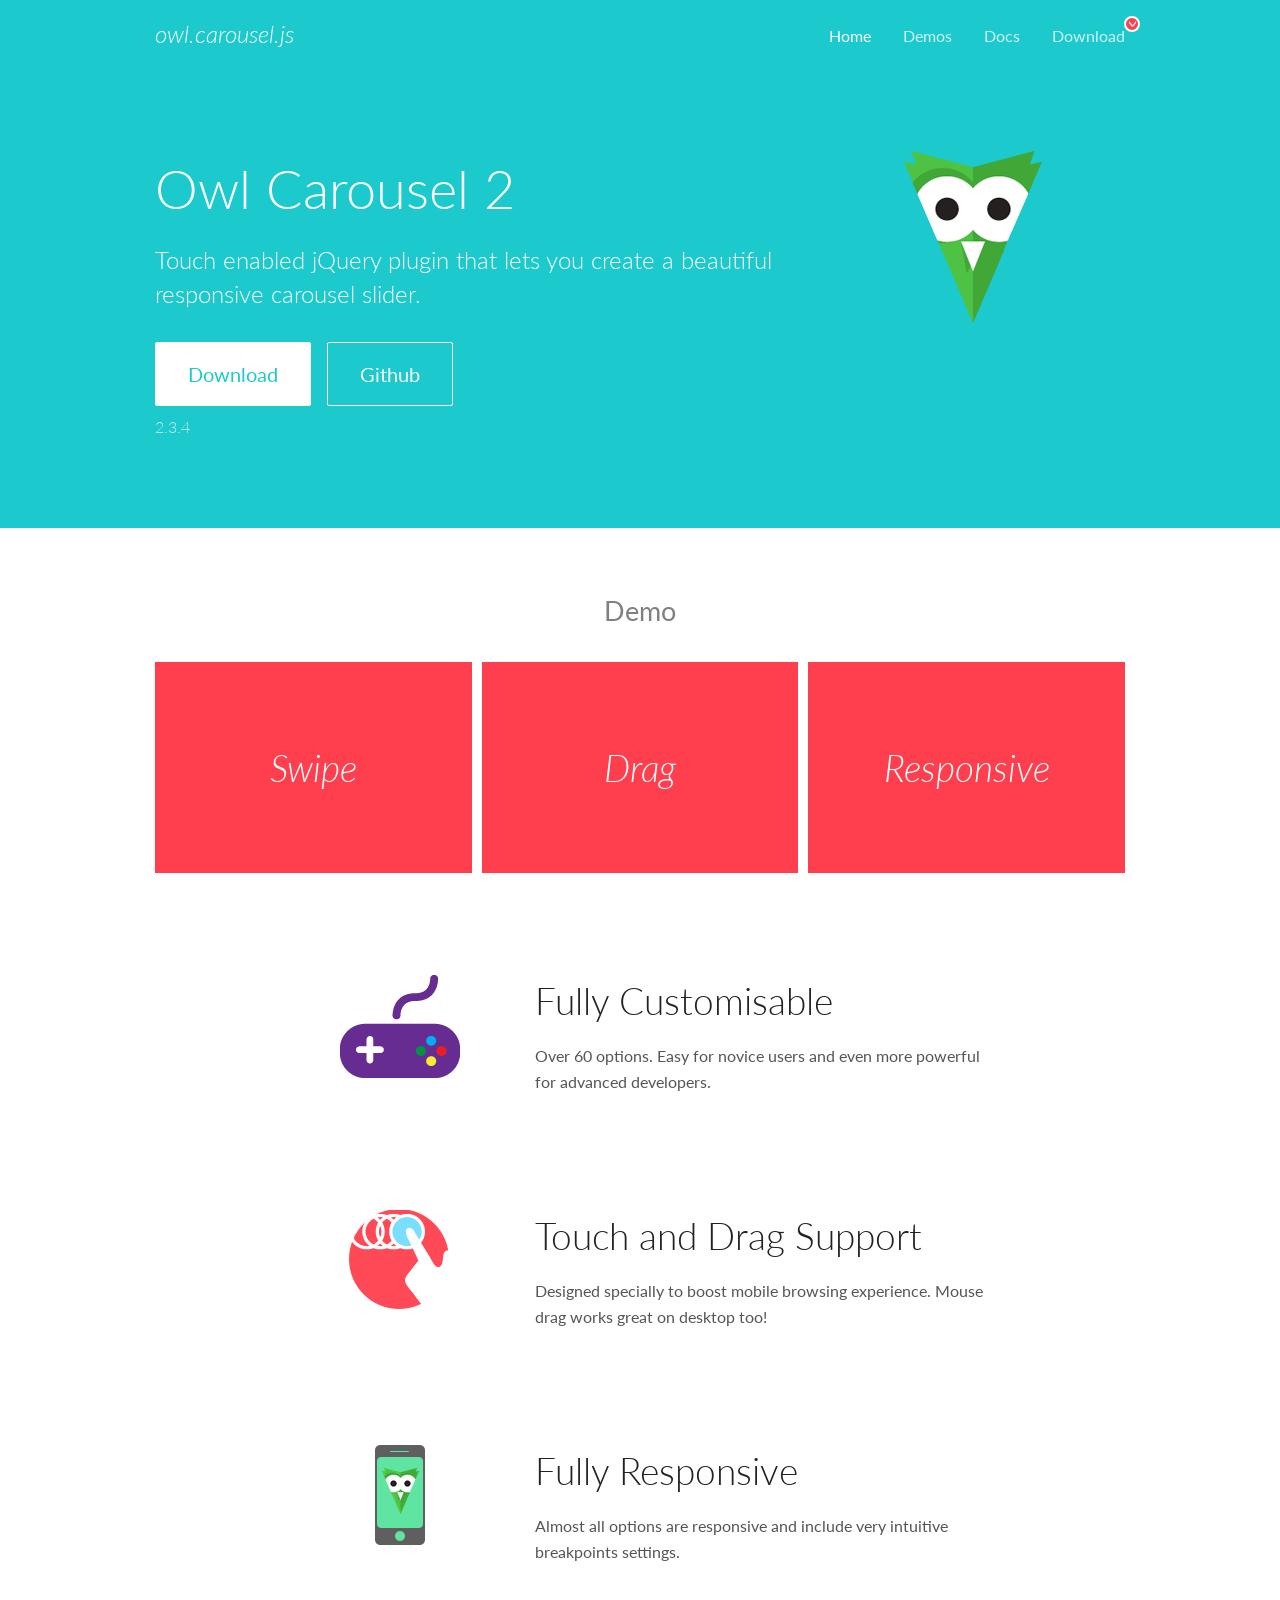
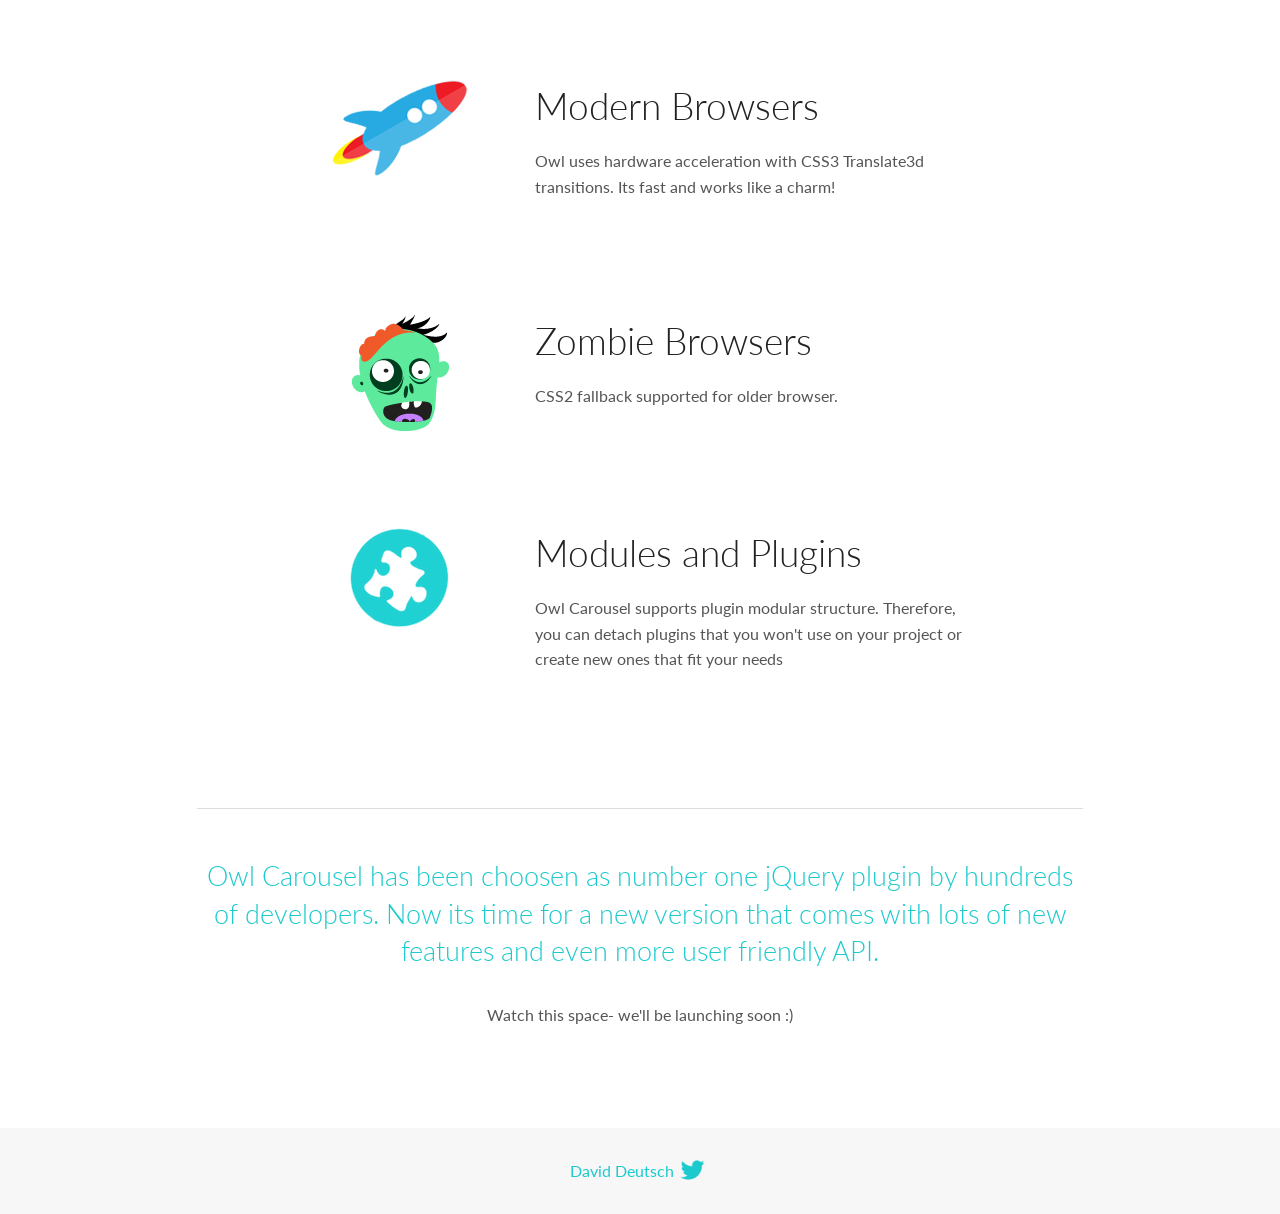
<file: jQuery II/vendor/owl/docs/index.html>
<!DOCTYPE html>
<html lang="en">
  <head>

    <!-- head -->
    <meta charset="utf-8">
    <meta name="msapplication-tap-highlight" content="no" />
    <meta name="viewport" content="width=device-width, initial-scale=1.0" />
    <meta name="description" content="Touch enabled jQuery plugin that lets you create beautiful responsive carousel slider.">
    <meta name="author" content="David Deutsch">
    <title>
      Home | Owl Carousel | 2.3.4
    </title>

    <!-- Stylesheets -->
    <link href='https://fonts.googleapis.com/css?family=Lato:300,400,700,400italic,300italic' rel='stylesheet' type='text/css'>
    <link rel="stylesheet" href="assets/css/docs.theme.min.css">

    <!-- Owl Stylesheets -->
    <link rel="stylesheet" href="assets/owlcarousel/assets/owl.carousel.min.css">
    <link rel="stylesheet" href="assets/owlcarousel/assets/owl.theme.default.min.css">

    <!-- HTML5 shim and Respond.js IE8 support of HTML5 elements and media queries -->

    <!--[if lt IE 9]>
      <script src="https://oss.maxcdn.com/libs/html5shiv/3.7.0/html5shiv.js"></script>
      <script src="https://oss.maxcdn.com/libs/respond.js/1.3.0/respond.min.js"></script>
    <![endif]-->

    <!-- Favicons -->
    <link rel="apple-touch-icon-precomposed" sizes="144x144" href="assets/ico/apple-touch-icon-144-precomposed.png">
    <link rel="shortcut icon" href="assets/ico/favicon.png">
    <link rel="shortcut icon" href="favicon.ico">

    <!-- Yeah i know js should not be in header. Its required for demos.-->

    <!-- javascript -->
    <script src="assets/vendors/jquery.min.js"></script>
    <script src="assets/owlcarousel/owl.carousel.js"></script>
  </head>
  <body>

    <!-- header -->
    <header class="header">
      <div class="row">
        <div class="large-12 columns">
          <div class="brand left">
            <h3>
              <a href="/OwlCarousel2/">owl.carousel.js</a> 
            </h3>
          </div>
          <a id="toggle-nav" class="right">
            <span></span> <span></span> <span></span> 
          </a> 
          <div class="nav-bar">
            <ul class="clearfix">
              <li class="active">
                <a href="/OwlCarousel2/index.html">Home</a> 
              </li>
              <li> <a href="/OwlCarousel2/demos/demos.html">Demos</a>  </li>
              <li> <a href="/OwlCarousel2/docs/started-welcome.html">Docs</a>  </li>
              <li>
                <a href="https://github.com/OwlCarousel2/OwlCarousel2/archive/2.3.4.zip">Download</a> 
                <span class="download"></span> 
              </li>
            </ul>
          </div>
        </div>
      </div>
    </header>

    <!-- home panel -->
    <section id="hero">
      <div class="row">
        <div class="large-8 medium-8 columns">
          <h1>Owl Carousel 2</h1>
          <h4>Touch enabled jQuery plugin that lets you create a beautiful responsive carousel slider.</h4>
          <a href="https://github.com/OwlCarousel2/OwlCarousel2/archive/2.3.4.zip" class="hero-button">Download</a> 
          <a href="https://github.com/OwlCarousel2/OwlCarousel2" class="hero-button outline">Github</a> 
          <p>2.3.4</p>
        </div>
        <div class="large-4 medium-4 columns">
          <img class="owl-logo" src="assets/img/owl-logo.png" alt="mr. Owl">
        </div>
      </div>
    </section>

    <!-- body -->
    <div class="home-demo">
      <div class="row">
        <div class="large-12 columns">
          <h3>Demo</h3>
          <div class="owl-carousel">
            <div class="item">
              <h2>Swipe</h2>
            </div>
            <div class="item">
              <h2>Drag</h2>
            </div>
            <div class="item">
              <h2>Responsive</h2>
            </div>
            <div class="item">
              <h2>CSS3</h2>
            </div>
            <div class="item">
              <h2>Fast</h2>
            </div>
            <div class="item">
              <h2>Easy</h2>
            </div>
            <div class="item">
              <h2>Free</h2>
            </div>
            <div class="item">
              <h2>Upgradable</h2>
            </div>
            <div class="item">
              <h2>Tons of options</h2>
            </div>
            <div class="item">
              <h2>Infinity</h2>
            </div>
            <div class="item">
              <h2>Auto Width</h2>
            </div>
          </div>
        </div>
      </div>
    </div>
    <script>
      var owl = $('.owl-carousel');
      owl.owlCarousel({
        margin: 10,
        loop: true,
        responsive: {
          0: {
            items: 1
          },
          600: {
            items: 2
          },
          1000: {
            items: 3
          }
        }
      })
    </script>

    <!-- features -->
    <div id="features">
      <div class="row">
        <div class="small-12 medium-9 small-centered columns">
          <section class="row feature">
            <div class="medium-4 small-12 columns">
              <img src="assets/img/feature-options.png" alt="">
            </div>
            <div class="medium-8 small-12 columns">
              <h2>Fully Customisable</h2>
              <p>Over 60 options. Easy for novice users and even more powerful for advanced developers.</p>
            </div>
          </section>
          <section class="row feature">
            <div class="medium-4 small-12 columns">
              <img src="assets/img/feature-drag.png" alt="">
            </div>
            <div class="medium-8 small-12 columns">
              <h2>Touch and Drag Support</h2>
              <p>Designed specially to boost mobile browsing experience. Mouse drag works great on desktop too!</p>
            </div>
          </section>
          <section class="row feature">
            <div class="medium-4 small-12 columns">
              <img src="assets/img/feature-responsive.png" alt="">
            </div>
            <div class="medium-8 small-12 columns">
              <h2>Fully Responsive</h2>
              <p>Almost all options are responsive and include very intuitive breakpoints settings.</p>
            </div>
          </section>
          <section class="row feature">
            <div class="medium-4 small-12 columns">
              <img src="assets/img/feature-modern.png" alt="">
            </div>
            <div class="medium-8 small-12 columns">
              <h2>Modern Browsers</h2>
              <p>Owl uses hardware acceleration with CSS3 Translate3d transitions. Its fast and works like a charm! </p>
            </div>
          </section>
          <section class="row feature">
            <div class="medium-4 small-12 columns">
              <img src="assets/img/feature-zombie.png" alt="">
            </div>
            <div class="medium-8 small-12 columns">
              <h2>Zombie Browsers</h2>
              <p>CSS2 fallback supported for older browser.</p>
            </div>
          </section>
          <section class="row feature">
            <div class="medium-4 small-12 columns">
              <img src="assets/img/feature-module.png" alt="">
            </div>
            <div class="medium-8 small-12 columns">
              <h2>Modules and Plugins</h2>
              <p>Owl Carousel supports plugin modular structure. Therefore, you can detach plugins that you won&#x27;t use on your project or create new ones that fit your needs</p>
            </div>
          </section>
        </div>
      </div>
    </div>

    <!-- footer -->
    <section id="teaser-text">
      <div class="row">
        <div class="small-12 medium-11 small-centered columns">
          <hr>
          <h3 id="owl-carousel-has-been-choosen-as-number-one-jquery-plugin-by-hundreds-of-developers-now-its-time-for-a-new-version-that-comes-with-lots-of-new-features-and-even-more-user-friendly-api-">Owl Carousel has been choosen as number one jQuery plugin by hundreds of developers. Now its time for a new version that comes with lots of new features and even more user friendly API.</h3>
          <p>Watch this space- we&#39;ll be launching soon :)</p>
        </div>
      </div>
    </section>

    <!-- footer -->
    <footer class="footer">
      <div class="row">
        <div class="large-12 columns">
          <h5>
            <a href="/OwlCarousel2/docs/support-contact.html">David Deutsch</a> 
            <a id="custom-tweet-button" href="https://twitter.com/share?url=https://github.com/OwlCarousel2/OwlCarousel2&text=Owl Carousel - This is so awesome! " target="_blank"></a> 
          </h5>
        </div>
      </div>
    </footer>

    <!-- vendors -->
    <script src="assets/vendors/highlight.js"></script>
    <script src="assets/js/app.js"></script>
  </body>
</html>
</file>
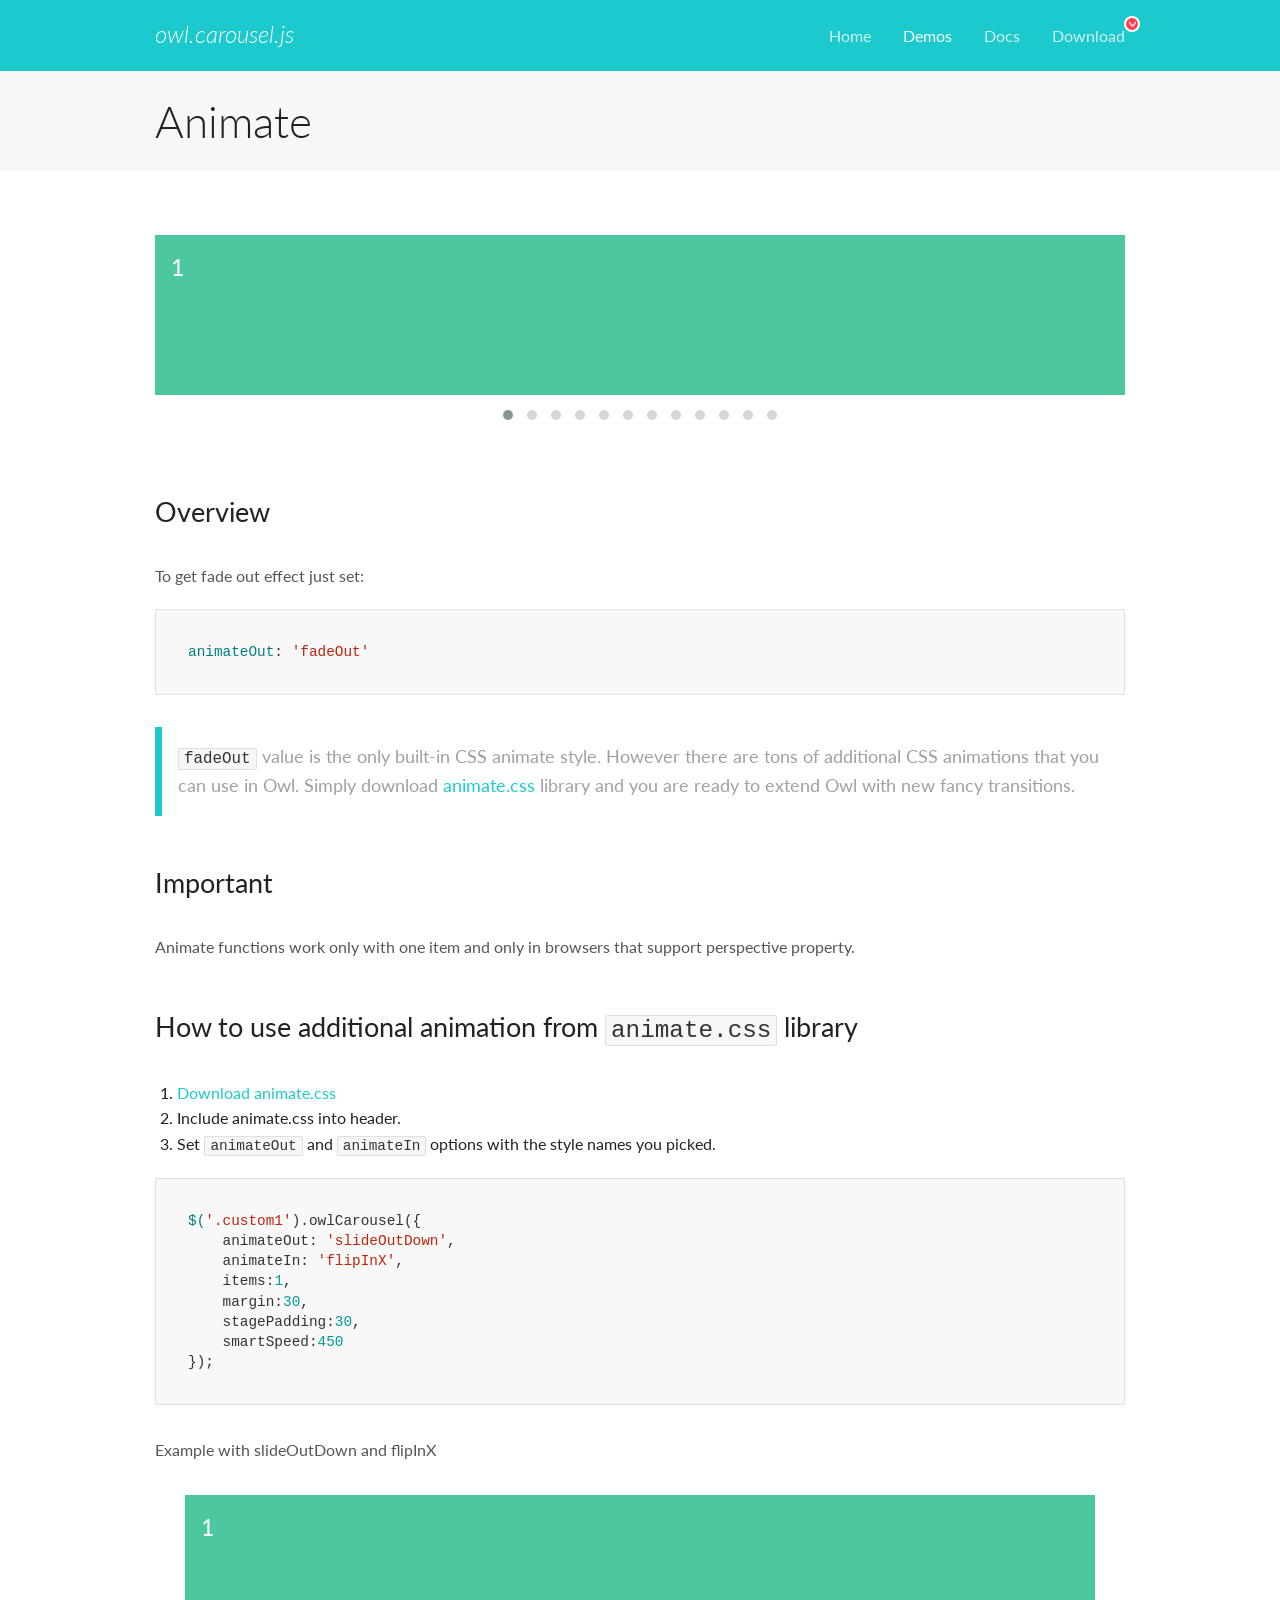
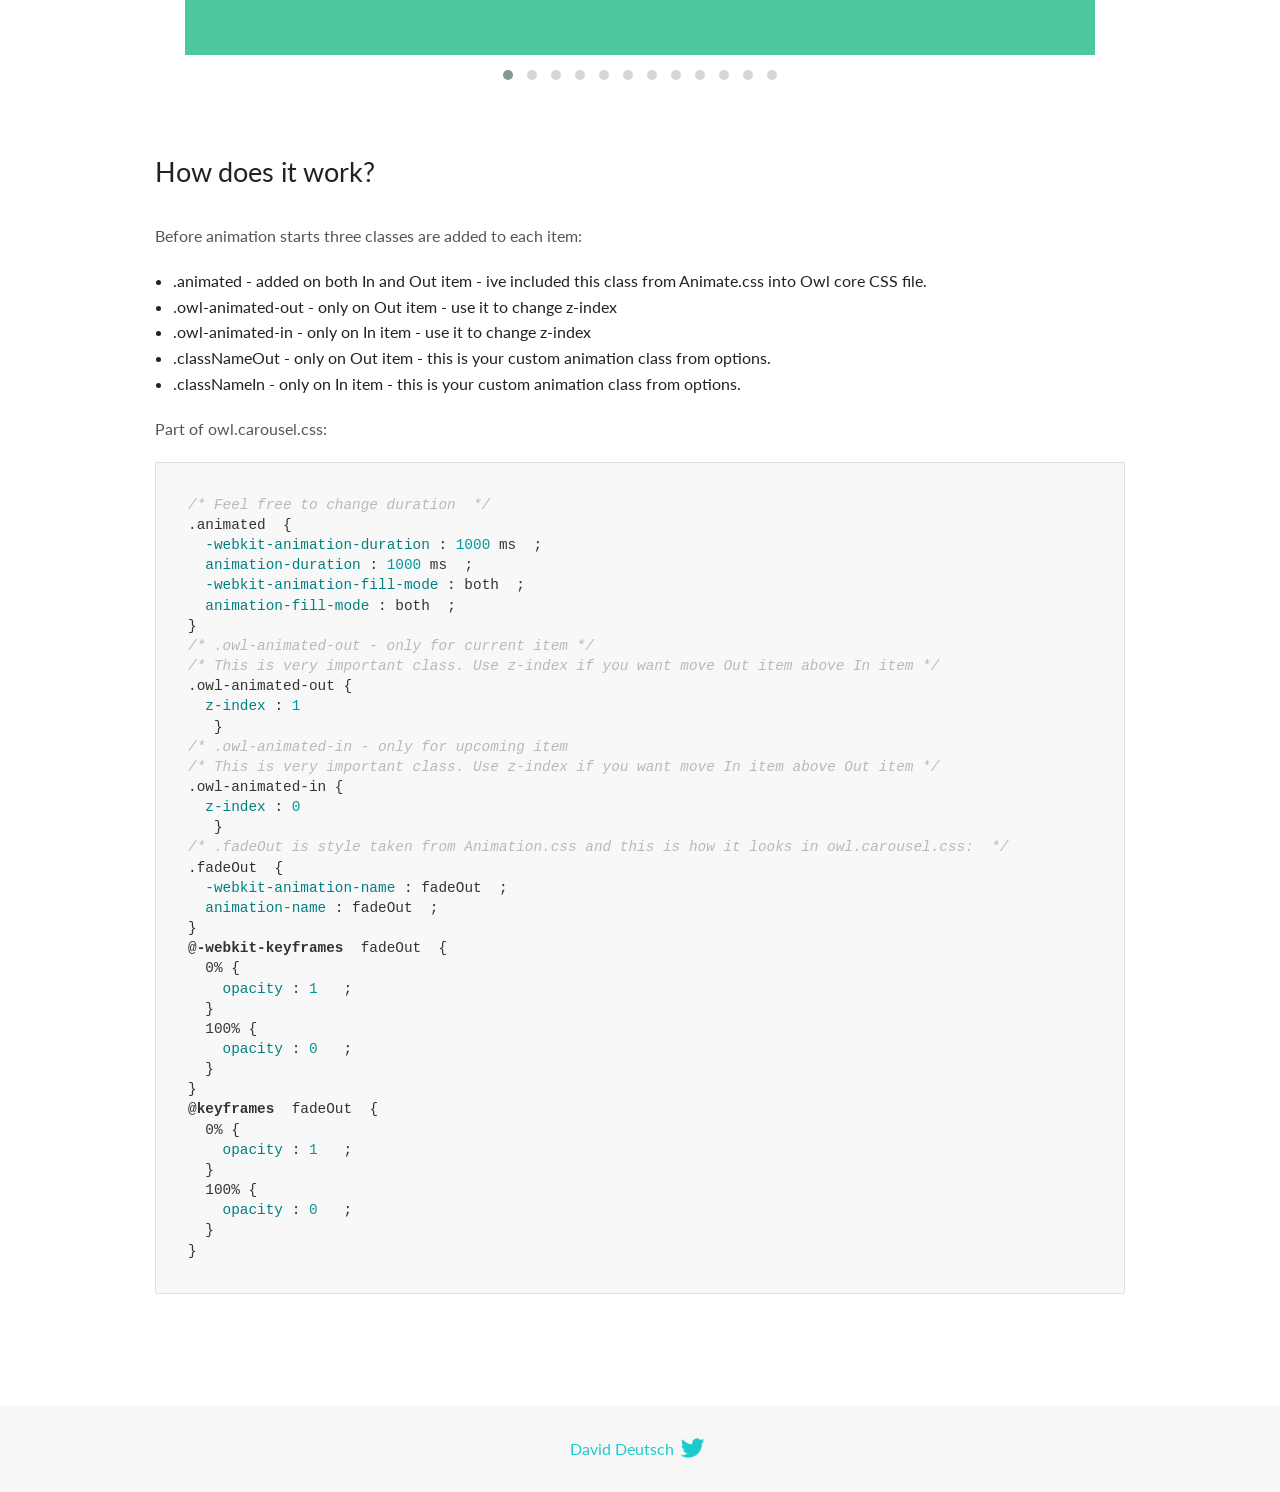
<file: jQuery II/vendor/owl/docs/demos/animate.html>
<!DOCTYPE html>
<html lang="en">
  <head>

    <!-- head -->
    <meta charset="utf-8">
    <meta name="msapplication-tap-highlight" content="no" />
    <meta name="viewport" content="width=device-width, initial-scale=1.0" />
    <meta name="description" content="Animate carousel">
    <meta name="author" content="David Deutsch">
    <title>
      Animate Demo | Owl Carousel | 2.3.4
    </title>

    <!-- Stylesheets -->
    <link href='https://fonts.googleapis.com/css?family=Lato:300,400,700,400italic,300italic' rel='stylesheet' type='text/css'>
    <link rel="stylesheet" href="../assets/css/docs.theme.min.css">

    <!-- Owl Stylesheets -->
    <link rel="stylesheet" href="../assets/owlcarousel/assets/owl.carousel.min.css">
    <link rel="stylesheet" href="../assets/owlcarousel/assets/owl.theme.default.min.css">

    <!-- HTML5 shim and Respond.js IE8 support of HTML5 elements and media queries -->

    <!--[if lt IE 9]>
      <script src="https://oss.maxcdn.com/libs/html5shiv/3.7.0/html5shiv.js"></script>
      <script src="https://oss.maxcdn.com/libs/respond.js/1.3.0/respond.min.js"></script>
    <![endif]-->

    <!-- Favicons -->
    <link rel="apple-touch-icon-precomposed" sizes="144x144" href="../assets/ico/apple-touch-icon-144-precomposed.png">
    <link rel="shortcut icon" href="../assets/ico/favicon.png">
    <link rel="shortcut icon" href="favicon.ico">

    <!-- Yeah i know js should not be in header. Its required for demos.-->

    <!-- javascript -->
    <script src="../assets/vendors/jquery.min.js"></script>
    <script src="../assets/owlcarousel/owl.carousel.js"></script>
  </head>
  <body>

    <!-- header -->
    <header class="header">
      <div class="row">
        <div class="large-12 columns">
          <div class="brand left">
            <h3>
              <a href="/OwlCarousel2/">owl.carousel.js</a> 
            </h3>
          </div>
          <a id="toggle-nav" class="right">
            <span></span> <span></span> <span></span> 
          </a> 
          <div class="nav-bar">
            <ul class="clearfix">
              <li> <a href="/OwlCarousel2/index.html">Home</a>  </li>
              <li class="active">
                <a href="/OwlCarousel2/demos/demos.html">Demos</a> 
              </li>
              <li> <a href="/OwlCarousel2/docs/started-welcome.html">Docs</a>  </li>
              <li>
                <a href="https://github.com/OwlCarousel2/OwlCarousel2/archive/2.3.4.zip">Download</a> 
                <span class="download"></span> 
              </li>
            </ul>
          </div>
        </div>
      </div>
    </header>

    <!-- title -->
    <section class="title">
      <div class="row">
        <div class="large-12 columns">
          <h1>Animate</h1>
        </div>
      </div>
    </section>

    <!--  Demos -->
    <section id="demos">
      <div class="row">
        <div class="large-12 columns">
          <div class="fadeOut owl-carousel owl-theme">
            <div class="item">
              <h4>1</h4>
            </div>
            <div class="item">
              <h4>2</h4>
            </div>
            <div class="item">
              <h4>3</h4>
            </div>
            <div class="item">
              <h4>4</h4>
            </div>
            <div class="item">
              <h4>5</h4>
            </div>
            <div class="item">
              <h4>6</h4>
            </div>
            <div class="item">
              <h4>7</h4>
            </div>
            <div class="item">
              <h4>8</h4>
            </div>
            <div class="item">
              <h4>9</h4>
            </div>
            <div class="item">
              <h4>10</h4>
            </div>
            <div class="item">
              <h4>11</h4>
            </div>
            <div class="item">
              <h4>12</h4>
            </div>
          </div>
          <h3 id="overview">Overview</h3>
          <p>To get fade out effect just set:</p>
          <pre><code>animateOut: &#39;fadeOut&#39;</code></pre>
          <blockquote>
            <p><code>fadeOut</code> value is the only built-in CSS animate style. However there are tons of additional CSS animations that you can use in Owl. Simply download
              <a href="https://daneden.github.io/animate.css/">animate.css</a>  library and you are ready to extend Owl with new fancy transitions.</p>
          </blockquote>
          <h3 id="important">Important</h3>
          <p>Animate functions work only with one item and only in browsers that support perspective property.</p>
          <h3 id="how-to-use-additional-animation-from-animate-css-library">How to use additional animation from <code>animate.css</code> library</h3>
          <ol>
            <li> <a href="https://daneden.github.io/animate.css/">Download animate.css</a>  </li>
            <li>Include animate.css into header.</li>
            <li>Set <code>animateOut</code> and <code>animateIn</code> options with the style names you picked.</li>
          </ol>
          <pre><code>$(&#39;.custom1&#39;).owlCarousel({
    animateOut: &#39;slideOutDown&#39;,
    animateIn: &#39;flipInX&#39;,
    items:1,
    margin:30,
    stagePadding:30,
    smartSpeed:450
});</code></pre>
          <p>Example with slideOutDown and flipInX</p>
          <div class="custom1 owl-carousel owl-theme">
            <div class="item">
              <h4>1</h4>
            </div>
            <div class="item">
              <h4>2</h4>
            </div>
            <div class="item">
              <h4>3</h4>
            </div>
            <div class="item">
              <h4>4</h4>
            </div>
            <div class="item">
              <h4>5</h4>
            </div>
            <div class="item">
              <h4>6</h4>
            </div>
            <div class="item">
              <h4>7</h4>
            </div>
            <div class="item">
              <h4>8</h4>
            </div>
            <div class="item">
              <h4>9</h4>
            </div>
            <div class="item">
              <h4>10</h4>
            </div>
            <div class="item">
              <h4>11</h4>
            </div>
            <div class="item">
              <h4>12</h4>
            </div>
          </div>
          <h3 id="how-does-it-work-">How does it work?</h3>
          <p>Before animation starts three classes are added to each item:</p>
          <ul>
            <li>.animated - added on both In and Out item - ive included this class from Animate.css into Owl core CSS file.</li>
            <li>.owl-animated-out - only on Out item - use it to change z-index</li>
            <li>.owl-animated-in - only on In item - use it to change z-index</li>
            <li>.classNameOut - only on Out item - this is your custom animation class from options.</li>
            <li>.classNameIn - only on In item - this is your custom animation class from options.</li>
          </ul>
          <p>Part of owl.carousel.css:</p>
          <pre><code class="language-css"><span class="comment">/* Feel free to change duration  */</span> 
<span class="class">.animated</span>  <span class="rules">{
  <span class="rule"><span class="attribute">-webkit-animation-duration</span> :<span class="value"> <span class="number">1000</span> ms</span> </span> ;
  <span class="rule"><span class="attribute">animation-duration</span> :<span class="value"> <span class="number">1000</span> ms</span> </span> ;
  <span class="rule"><span class="attribute">-webkit-animation-fill-mode</span> :<span class="value"> both</span> </span> ;
  <span class="rule"><span class="attribute">animation-fill-mode</span> :<span class="value"> both</span> </span> ;
<span class="rule">}</span> </span> 
<span class="comment">/* .owl-animated-out - only for current item */</span> 
<span class="comment">/* This is very important class. Use z-index if you want move Out item above In item */</span> 
<span class="class">.owl-animated-out</span> <span class="rules">{
  <span class="rule"><span class="attribute">z-index</span> :<span class="value"> <span class="number">1</span> 
</span> </span> </span> }
<span class="comment">/* .owl-animated-in - only for upcoming item
/* This is very important class. Use z-index if you want move In item above Out item */</span> 
<span class="class">.owl-animated-in</span> <span class="rules">{
  <span class="rule"><span class="attribute">z-index</span> :<span class="value"> <span class="number">0</span> 
</span> </span> </span> }
<span class="comment">/* .fadeOut is style taken from Animation.css and this is how it looks in owl.carousel.css:  */</span> 
<span class="class">.fadeOut</span>  <span class="rules">{
  <span class="rule"><span class="attribute">-webkit-animation-name</span> :<span class="value"> fadeOut</span> </span> ;
  <span class="rule"><span class="attribute">animation-name</span> :<span class="value"> fadeOut</span> </span> ;
<span class="rule">}</span> </span> 
<span class="at_rule">@<span class="keyword">-webkit-keyframes</span>  fadeOut </span> {
  0% <span class="rules">{
    <span class="rule"><span class="attribute">opacity</span> :<span class="value"> <span class="number">1</span> </span> </span> ;
  <span class="rule">}</span> </span> 
  100% <span class="rules">{
    <span class="rule"><span class="attribute">opacity</span> :<span class="value"> <span class="number">0</span> </span> </span> ;
  <span class="rule">}</span> </span> 
}
<span class="at_rule">@<span class="keyword">keyframes</span>  fadeOut </span> {
  0% <span class="rules">{
    <span class="rule"><span class="attribute">opacity</span> :<span class="value"> <span class="number">1</span> </span> </span> ;
  <span class="rule">}</span> </span> 
  100% <span class="rules">{
    <span class="rule"><span class="attribute">opacity</span> :<span class="value"> <span class="number">0</span> </span> </span> ;
  <span class="rule">}</span> </span> 
}</code></pre>
          <link rel="stylesheet" href="../assets/css/animate.css">
          <script>
            jQuery(document).ready(function($) {
              $('.fadeOut').owlCarousel({
                items: 1,
                animateOut: 'fadeOut',
                loop: true,
                margin: 10,
              });
              $('.custom1').owlCarousel({
                animateOut: 'slideOutDown',
                animateIn: 'flipInX',
                items: 1,
                margin: 30,
                stagePadding: 30,
                smartSpeed: 450
              });
            });
          </script>
        </div>
      </div>
    </section>

    <!-- footer -->
    <footer class="footer">
      <div class="row">
        <div class="large-12 columns">
          <h5>
            <a href="/OwlCarousel2/docs/support-contact.html">David Deutsch</a> 
            <a id="custom-tweet-button" href="https://twitter.com/share?url=https://github.com/OwlCarousel2/OwlCarousel2&text=Owl Carousel - This is so awesome! " target="_blank"></a> 
          </h5>
        </div>
      </div>
    </footer>

    <!-- vendors -->
    <script src="../assets/vendors/highlight.js"></script>
    <script src="../assets/js/app.js"></script>
  </body>
</html>
</file>
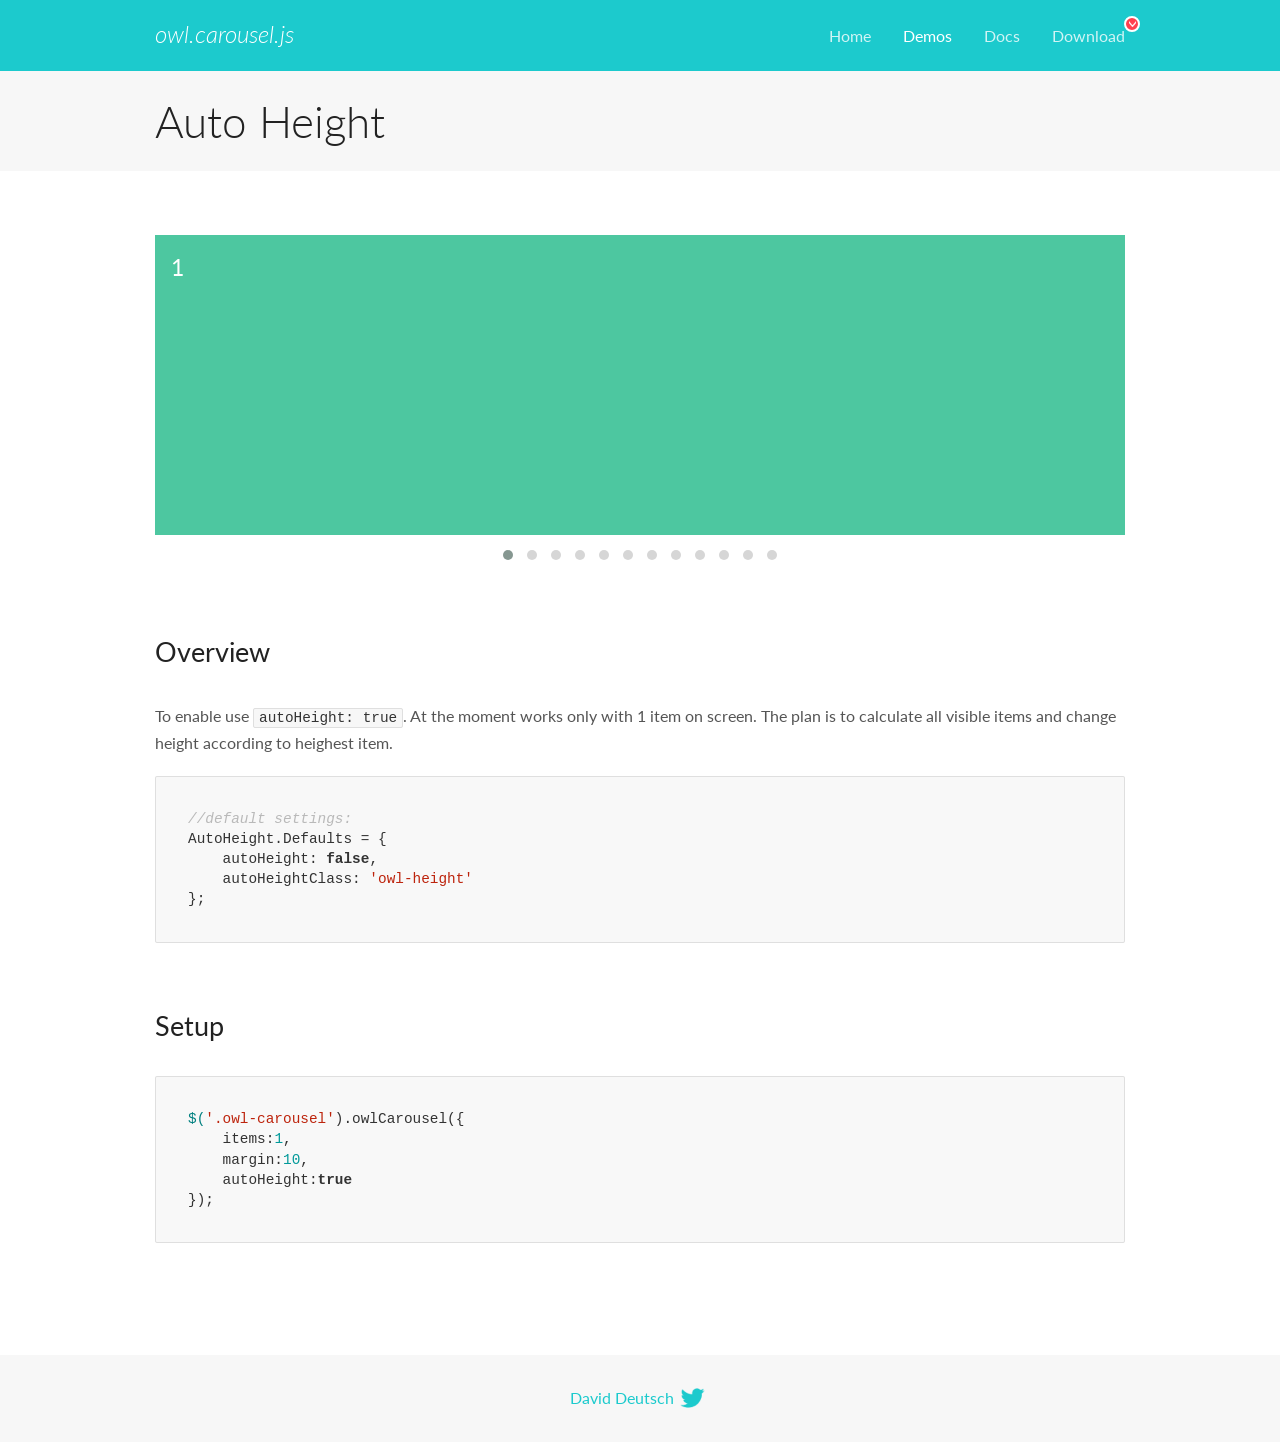
<file: jQuery II/vendor/owl/docs/demos/autoheight.html>
<!DOCTYPE html>
<html lang="en">
  <head>

    <!-- head -->
    <meta charset="utf-8">
    <meta name="msapplication-tap-highlight" content="no" />
    <meta name="viewport" content="width=device-width, initial-scale=1.0" />
    <meta name="description" content="autoHeight usage demo">
    <meta name="author" content="David Deutsch">
    <title>
      Auto Height Demo | Owl Carousel | 2.3.4
    </title>

    <!-- Stylesheets -->
    <link href='https://fonts.googleapis.com/css?family=Lato:300,400,700,400italic,300italic' rel='stylesheet' type='text/css'>
    <link rel="stylesheet" href="../assets/css/docs.theme.min.css">

    <!-- Owl Stylesheets -->
    <link rel="stylesheet" href="../assets/owlcarousel/assets/owl.carousel.min.css">
    <link rel="stylesheet" href="../assets/owlcarousel/assets/owl.theme.default.min.css">

    <!-- HTML5 shim and Respond.js IE8 support of HTML5 elements and media queries -->

    <!--[if lt IE 9]>
      <script src="https://oss.maxcdn.com/libs/html5shiv/3.7.0/html5shiv.js"></script>
      <script src="https://oss.maxcdn.com/libs/respond.js/1.3.0/respond.min.js"></script>
    <![endif]-->

    <!-- Favicons -->
    <link rel="apple-touch-icon-precomposed" sizes="144x144" href="../assets/ico/apple-touch-icon-144-precomposed.png">
    <link rel="shortcut icon" href="../assets/ico/favicon.png">
    <link rel="shortcut icon" href="favicon.ico">

    <!-- Yeah i know js should not be in header. Its required for demos.-->

    <!-- javascript -->
    <script src="../assets/vendors/jquery.min.js"></script>
    <script src="../assets/owlcarousel/owl.carousel.js"></script>
  </head>
  <body>

    <!-- header -->
    <header class="header">
      <div class="row">
        <div class="large-12 columns">
          <div class="brand left">
            <h3>
              <a href="/OwlCarousel2/">owl.carousel.js</a> 
            </h3>
          </div>
          <a id="toggle-nav" class="right">
            <span></span> <span></span> <span></span> 
          </a> 
          <div class="nav-bar">
            <ul class="clearfix">
              <li> <a href="/OwlCarousel2/index.html">Home</a>  </li>
              <li class="active">
                <a href="/OwlCarousel2/demos/demos.html">Demos</a> 
              </li>
              <li> <a href="/OwlCarousel2/docs/started-welcome.html">Docs</a>  </li>
              <li>
                <a href="https://github.com/OwlCarousel2/OwlCarousel2/archive/2.3.4.zip">Download</a> 
                <span class="download"></span> 
              </li>
            </ul>
          </div>
        </div>
      </div>
    </header>

    <!-- title -->
    <section class="title">
      <div class="row">
        <div class="large-12 columns">
          <h1>Auto Height</h1>
        </div>
      </div>
    </section>

    <!--  Demos -->
    <section id="demos">
      <div class="row">
        <div class="large-12 columns">
          <div class="owl-carousel owl-theme">
            <div class="item" style="height:300px">
              <h4>1</h4>
            </div>
            <div class="item" style="height:100px">
              <h4>2</h4>
            </div>
            <div class="item" style="height:500px">
              <h4>3</h4>
            </div>
            <div class="item" style="height:250px">
              <h4>4</h4>
            </div>
            <div class="item" style="height:400px">
              <h4>5</h4>
            </div>
            <div class="item" style="height:500px">
              <h4>6</h4>
            </div>
            <div class="item" style="height:600px">
              <h4>7</h4>
            </div>
            <div class="item" style="height:400px">
              <h4>8</h4>
            </div>
            <div class="item" style="height:300px">
              <h4>9</h4>
            </div>
            <div class="item" style="height:350px">
              <h4>10</h4>
            </div>
            <div class="item" style="height:200px">
              <h4>11</h4>
            </div>
            <div class="item" style="height:150px">
              <h4>12</h4>
            </div>
          </div>
          <h3 id="overview">Overview</h3>
          <p>To enable use <code>autoHeight: true</code>. At the moment works only with 1 item on screen. The plan is to calculate all visible items and change height according to heighest item.</p>
          <pre><code>//default settings:
AutoHeight.Defaults = {
    autoHeight: false,
    autoHeightClass: &#39;owl-height&#39;
};</code></pre>
          <h3 id="setup">Setup</h3>
          <pre><code>$(&#39;.owl-carousel&#39;).owlCarousel({
    items:1,
    margin:10,
    autoHeight:true
});</code></pre>
          <script>
            $(document).ready(function() {
              $('.owl-carousel').owlCarousel({
                items: 1,
                margin: 10,
                autoHeight: true
              });
            })
          </script>
        </div>
      </div>
    </section>

    <!-- footer -->
    <footer class="footer">
      <div class="row">
        <div class="large-12 columns">
          <h5>
            <a href="/OwlCarousel2/docs/support-contact.html">David Deutsch</a> 
            <a id="custom-tweet-button" href="https://twitter.com/share?url=https://github.com/OwlCarousel2/OwlCarousel2&text=Owl Carousel - This is so awesome! " target="_blank"></a> 
          </h5>
        </div>
      </div>
    </footer>

    <!-- vendors -->
    <script src="../assets/vendors/highlight.js"></script>
    <script src="../assets/js/app.js"></script>
  </body>
</html>
</file>
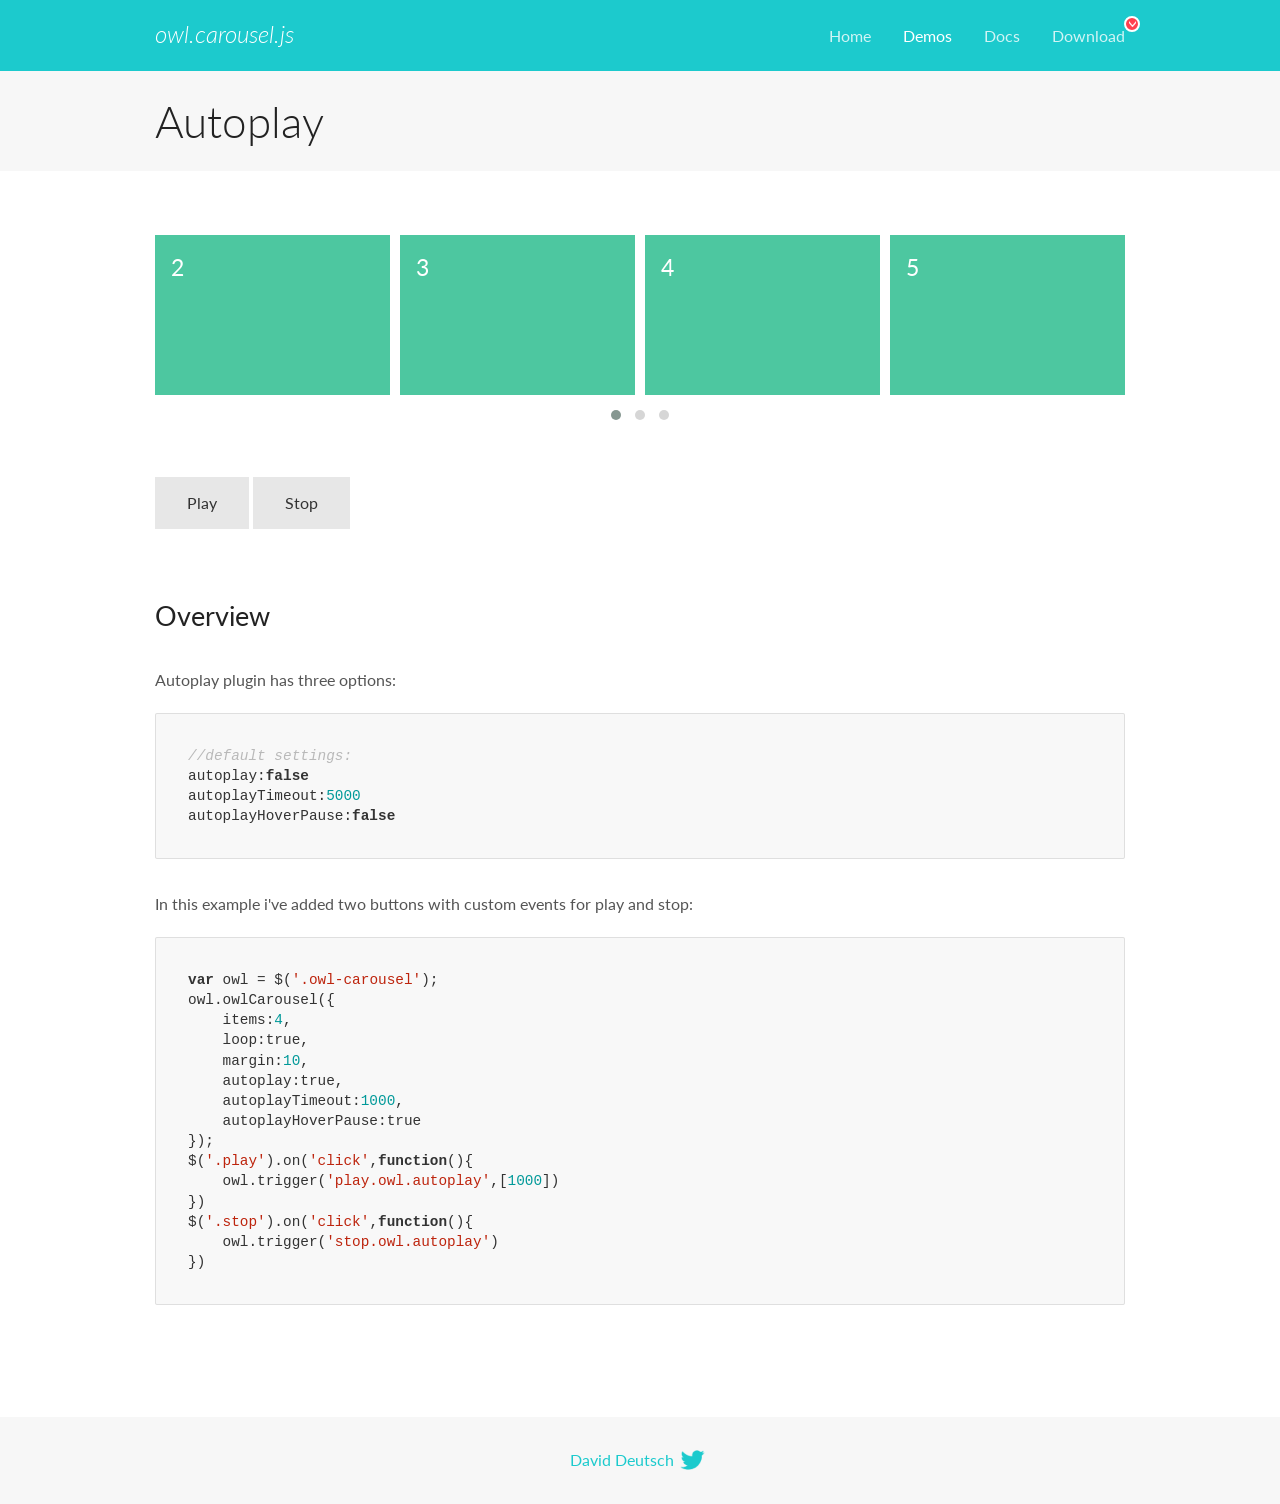
<file: jQuery II/vendor/owl/docs/demos/autoplay.html>
<!DOCTYPE html>
<html lang="en">
  <head>

    <!-- head -->
    <meta charset="utf-8">
    <meta name="msapplication-tap-highlight" content="no" />
    <meta name="viewport" content="width=device-width, initial-scale=1.0" />
    <meta name="description" content="Autoplay usage demo">
    <meta name="author" content="David Deutsch">
    <title>
      Autoplay Demo | Owl Carousel | 2.3.4
    </title>

    <!-- Stylesheets -->
    <link href='https://fonts.googleapis.com/css?family=Lato:300,400,700,400italic,300italic' rel='stylesheet' type='text/css'>
    <link rel="stylesheet" href="../assets/css/docs.theme.min.css">

    <!-- Owl Stylesheets -->
    <link rel="stylesheet" href="../assets/owlcarousel/assets/owl.carousel.min.css">
    <link rel="stylesheet" href="../assets/owlcarousel/assets/owl.theme.default.min.css">

    <!-- HTML5 shim and Respond.js IE8 support of HTML5 elements and media queries -->

    <!--[if lt IE 9]>
      <script src="https://oss.maxcdn.com/libs/html5shiv/3.7.0/html5shiv.js"></script>
      <script src="https://oss.maxcdn.com/libs/respond.js/1.3.0/respond.min.js"></script>
    <![endif]-->

    <!-- Favicons -->
    <link rel="apple-touch-icon-precomposed" sizes="144x144" href="../assets/ico/apple-touch-icon-144-precomposed.png">
    <link rel="shortcut icon" href="../assets/ico/favicon.png">
    <link rel="shortcut icon" href="favicon.ico">

    <!-- Yeah i know js should not be in header. Its required for demos.-->

    <!-- javascript -->
    <script src="../assets/vendors/jquery.min.js"></script>
    <script src="../assets/owlcarousel/owl.carousel.js"></script>
  </head>
  <body>

    <!-- header -->
    <header class="header">
      <div class="row">
        <div class="large-12 columns">
          <div class="brand left">
            <h3>
              <a href="/OwlCarousel2/">owl.carousel.js</a> 
            </h3>
          </div>
          <a id="toggle-nav" class="right">
            <span></span> <span></span> <span></span> 
          </a> 
          <div class="nav-bar">
            <ul class="clearfix">
              <li> <a href="/OwlCarousel2/index.html">Home</a>  </li>
              <li class="active">
                <a href="/OwlCarousel2/demos/demos.html">Demos</a> 
              </li>
              <li> <a href="/OwlCarousel2/docs/started-welcome.html">Docs</a>  </li>
              <li>
                <a href="https://github.com/OwlCarousel2/OwlCarousel2/archive/2.3.4.zip">Download</a> 
                <span class="download"></span> 
              </li>
            </ul>
          </div>
        </div>
      </div>
    </header>

    <!-- title -->
    <section class="title">
      <div class="row">
        <div class="large-12 columns">
          <h1>Autoplay</h1>
        </div>
      </div>
    </section>

    <!--  Demos -->
    <section id="demos">
      <div class="row">
        <div class="large-12 columns">
          <div class="owl-carousel owl-theme">
            <div class="item">
              <h4>1</h4>
            </div>
            <div class="item">
              <h4>2</h4>
            </div>
            <div class="item">
              <h4>3</h4>
            </div>
            <div class="item">
              <h4>4</h4>
            </div>
            <div class="item">
              <h4>5</h4>
            </div>
            <div class="item">
              <h4>6</h4>
            </div>
            <div class="item">
              <h4>7</h4>
            </div>
            <div class="item">
              <h4>8</h4>
            </div>
            <div class="item">
              <h4>9</h4>
            </div>
            <div class="item">
              <h4>10</h4>
            </div>
            <div class="item">
              <h4>11</h4>
            </div>
            <div class="item">
              <h4>12</h4>
            </div>
          </div>
          <a class="button secondary play">Play</a> 
          <a class="button secondary stop">Stop</a> 
          <h3 id="overview">Overview</h3>
          <p>Autoplay plugin has three options:</p>
          <pre><code>//default settings:
autoplay:false
autoplayTimeout:5000
autoplayHoverPause:false</code></pre>
          <p>In this example i&#39;ve added two buttons with custom events for play and stop:</p>
          <pre><code>var owl = $(&#39;.owl-carousel&#39;);
owl.owlCarousel({
    items:4,
    loop:true,
    margin:10,
    autoplay:true,
    autoplayTimeout:1000,
    autoplayHoverPause:true
});
$(&#39;.play&#39;).on(&#39;click&#39;,function(){
    owl.trigger(&#39;play.owl.autoplay&#39;,[1000])
})
$(&#39;.stop&#39;).on(&#39;click&#39;,function(){
    owl.trigger(&#39;stop.owl.autoplay&#39;)
})</code></pre>
          <script>
            $(document).ready(function() {
              var owl = $('.owl-carousel');
              owl.owlCarousel({
                items: 4,
                loop: true,
                margin: 10,
                autoplay: true,
                autoplayTimeout: 1000,
                autoplayHoverPause: true
              });
              $('.play').on('click', function() {
                owl.trigger('play.owl.autoplay', [1000])
              })
              $('.stop').on('click', function() {
                owl.trigger('stop.owl.autoplay')
              })
            })
          </script>
        </div>
      </div>
    </section>

    <!-- footer -->
    <footer class="footer">
      <div class="row">
        <div class="large-12 columns">
          <h5>
            <a href="/OwlCarousel2/docs/support-contact.html">David Deutsch</a> 
            <a id="custom-tweet-button" href="https://twitter.com/share?url=https://github.com/OwlCarousel2/OwlCarousel2&text=Owl Carousel - This is so awesome! " target="_blank"></a> 
          </h5>
        </div>
      </div>
    </footer>

    <!-- vendors -->
    <script src="../assets/vendors/highlight.js"></script>
    <script src="../assets/js/app.js"></script>
  </body>
</html>
</file>
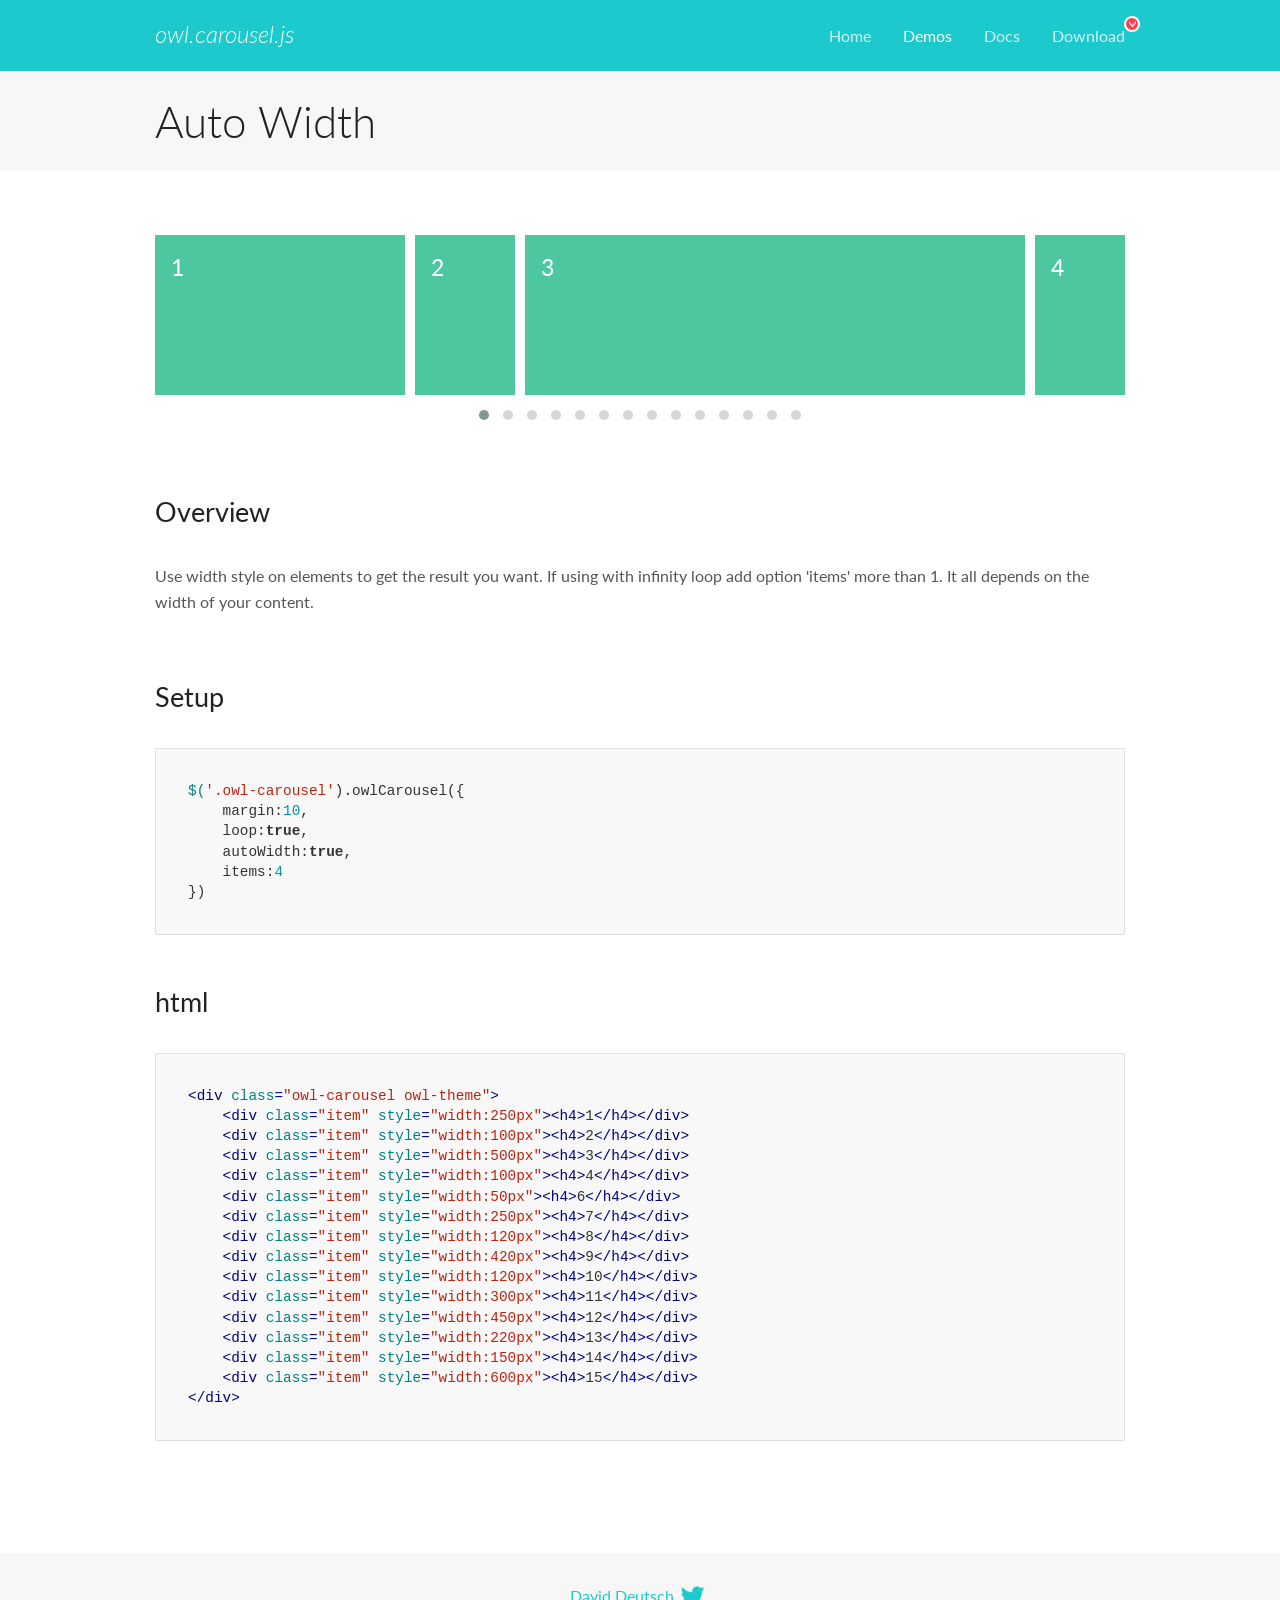
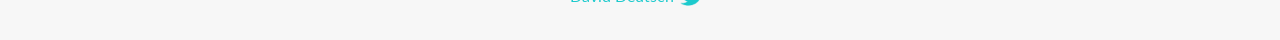
<file: jQuery II/vendor/owl/docs/demos/autowidth.html>
<!DOCTYPE html>
<html lang="en">
  <head>

    <!-- head -->
    <meta charset="utf-8">
    <meta name="msapplication-tap-highlight" content="no" />
    <meta name="viewport" content="width=device-width, initial-scale=1.0" />
    <meta name="description" content="Auto Width">
    <meta name="author" content="David Deutsch">
    <title>
      Auto Width Demo | Owl Carousel | 2.3.4
    </title>

    <!-- Stylesheets -->
    <link href='https://fonts.googleapis.com/css?family=Lato:300,400,700,400italic,300italic' rel='stylesheet' type='text/css'>
    <link rel="stylesheet" href="../assets/css/docs.theme.min.css">

    <!-- Owl Stylesheets -->
    <link rel="stylesheet" href="../assets/owlcarousel/assets/owl.carousel.min.css">
    <link rel="stylesheet" href="../assets/owlcarousel/assets/owl.theme.default.min.css">

    <!-- HTML5 shim and Respond.js IE8 support of HTML5 elements and media queries -->

    <!--[if lt IE 9]>
      <script src="https://oss.maxcdn.com/libs/html5shiv/3.7.0/html5shiv.js"></script>
      <script src="https://oss.maxcdn.com/libs/respond.js/1.3.0/respond.min.js"></script>
    <![endif]-->

    <!-- Favicons -->
    <link rel="apple-touch-icon-precomposed" sizes="144x144" href="../assets/ico/apple-touch-icon-144-precomposed.png">
    <link rel="shortcut icon" href="../assets/ico/favicon.png">
    <link rel="shortcut icon" href="favicon.ico">

    <!-- Yeah i know js should not be in header. Its required for demos.-->

    <!-- javascript -->
    <script src="../assets/vendors/jquery.min.js"></script>
    <script src="../assets/owlcarousel/owl.carousel.js"></script>
  </head>
  <body>

    <!-- header -->
    <header class="header">
      <div class="row">
        <div class="large-12 columns">
          <div class="brand left">
            <h3>
              <a href="/OwlCarousel2/">owl.carousel.js</a> 
            </h3>
          </div>
          <a id="toggle-nav" class="right">
            <span></span> <span></span> <span></span> 
          </a> 
          <div class="nav-bar">
            <ul class="clearfix">
              <li> <a href="/OwlCarousel2/index.html">Home</a>  </li>
              <li class="active">
                <a href="/OwlCarousel2/demos/demos.html">Demos</a> 
              </li>
              <li> <a href="/OwlCarousel2/docs/started-welcome.html">Docs</a>  </li>
              <li>
                <a href="https://github.com/OwlCarousel2/OwlCarousel2/archive/2.3.4.zip">Download</a> 
                <span class="download"></span> 
              </li>
            </ul>
          </div>
        </div>
      </div>
    </header>

    <!-- title -->
    <section class="title">
      <div class="row">
        <div class="large-12 columns">
          <h1>Auto Width</h1>
        </div>
      </div>
    </section>

    <!--  Demos -->
    <section id="demos">
      <div class="row">
        <div class="large-12 columns">
          <div class="owl-carousel owl-theme">
            <div class="item" style="width:250px">
              <h4>1</h4>
            </div>
            <div class="item" style="width:100px">
              <h4>2</h4>
            </div>
            <div class="item" style="width:500px">
              <h4>3</h4>
            </div>
            <div class="item" style="width:100px">
              <h4>4</h4>
            </div>
            <div class="item" style="width:50px">
              <h4>6</h4>
            </div>
            <div class="item" style="width:250px">
              <h4>7</h4>
            </div>
            <div class="item" style="width:120px">
              <h4>8</h4>
            </div>
            <div class="item" style="width:420px">
              <h4>9</h4>
            </div>
            <div class="item" style="width:120px">
              <h4>10</h4>
            </div>
            <div class="item" style="width:300px">
              <h4>11</h4>
            </div>
            <div class="item" style="width:450px">
              <h4>12</h4>
            </div>
            <div class="item" style="width:220px">
              <h4>13</h4>
            </div>
            <div class="item" style="width:150px">
              <h4>14</h4>
            </div>
            <div class="item" style="width:600px">
              <h4>15</h4>
            </div>
          </div>
          <h3 id="overview">Overview</h3>
          <p>Use width style on elements to get the result you want. If using with infinity loop add option &#39;items&#39; more than 1. It all depends on the width of your content.</p>
          <h3 id="setup">Setup</h3>
          <pre><code>$(&#39;.owl-carousel&#39;).owlCarousel({
    margin:10,
    loop:true,
    autoWidth:true,
    items:4
})</code></pre>
          <h3 id="html">html</h3>
          <pre><code>&lt;div class=&quot;owl-carousel owl-theme&quot;&gt;
    &lt;div class=&quot;item&quot; style=&quot;width:250px&quot;&gt;&lt;h4&gt;1&lt;/h4&gt;&lt;/div&gt;
    &lt;div class=&quot;item&quot; style=&quot;width:100px&quot;&gt;&lt;h4&gt;2&lt;/h4&gt;&lt;/div&gt;
    &lt;div class=&quot;item&quot; style=&quot;width:500px&quot;&gt;&lt;h4&gt;3&lt;/h4&gt;&lt;/div&gt;
    &lt;div class=&quot;item&quot; style=&quot;width:100px&quot;&gt;&lt;h4&gt;4&lt;/h4&gt;&lt;/div&gt;
    &lt;div class=&quot;item&quot; style=&quot;width:50px&quot;&gt;&lt;h4&gt;6&lt;/h4&gt;&lt;/div&gt;
    &lt;div class=&quot;item&quot; style=&quot;width:250px&quot;&gt;&lt;h4&gt;7&lt;/h4&gt;&lt;/div&gt;
    &lt;div class=&quot;item&quot; style=&quot;width:120px&quot;&gt;&lt;h4&gt;8&lt;/h4&gt;&lt;/div&gt;
    &lt;div class=&quot;item&quot; style=&quot;width:420px&quot;&gt;&lt;h4&gt;9&lt;/h4&gt;&lt;/div&gt;
    &lt;div class=&quot;item&quot; style=&quot;width:120px&quot;&gt;&lt;h4&gt;10&lt;/h4&gt;&lt;/div&gt;
    &lt;div class=&quot;item&quot; style=&quot;width:300px&quot;&gt;&lt;h4&gt;11&lt;/h4&gt;&lt;/div&gt;
    &lt;div class=&quot;item&quot; style=&quot;width:450px&quot;&gt;&lt;h4&gt;12&lt;/h4&gt;&lt;/div&gt;
    &lt;div class=&quot;item&quot; style=&quot;width:220px&quot;&gt;&lt;h4&gt;13&lt;/h4&gt;&lt;/div&gt;
    &lt;div class=&quot;item&quot; style=&quot;width:150px&quot;&gt;&lt;h4&gt;14&lt;/h4&gt;&lt;/div&gt;
    &lt;div class=&quot;item&quot; style=&quot;width:600px&quot;&gt;&lt;h4&gt;15&lt;/h4&gt;&lt;/div&gt;
&lt;/div&gt;</code></pre>
          <script>
            $(document).ready(function() {
              $('.owl-carousel').owlCarousel({
                margin: 10,
                loop: true,
                autoWidth: true,
                items: 4
              })
            })
          </script>
        </div>
      </div>
    </section>

    <!-- footer -->
    <footer class="footer">
      <div class="row">
        <div class="large-12 columns">
          <h5>
            <a href="/OwlCarousel2/docs/support-contact.html">David Deutsch</a> 
            <a id="custom-tweet-button" href="https://twitter.com/share?url=https://github.com/OwlCarousel2/OwlCarousel2&text=Owl Carousel - This is so awesome! " target="_blank"></a> 
          </h5>
        </div>
      </div>
    </footer>

    <!-- vendors -->
    <script src="../assets/vendors/highlight.js"></script>
    <script src="../assets/js/app.js"></script>
  </body>
</html>
</file>
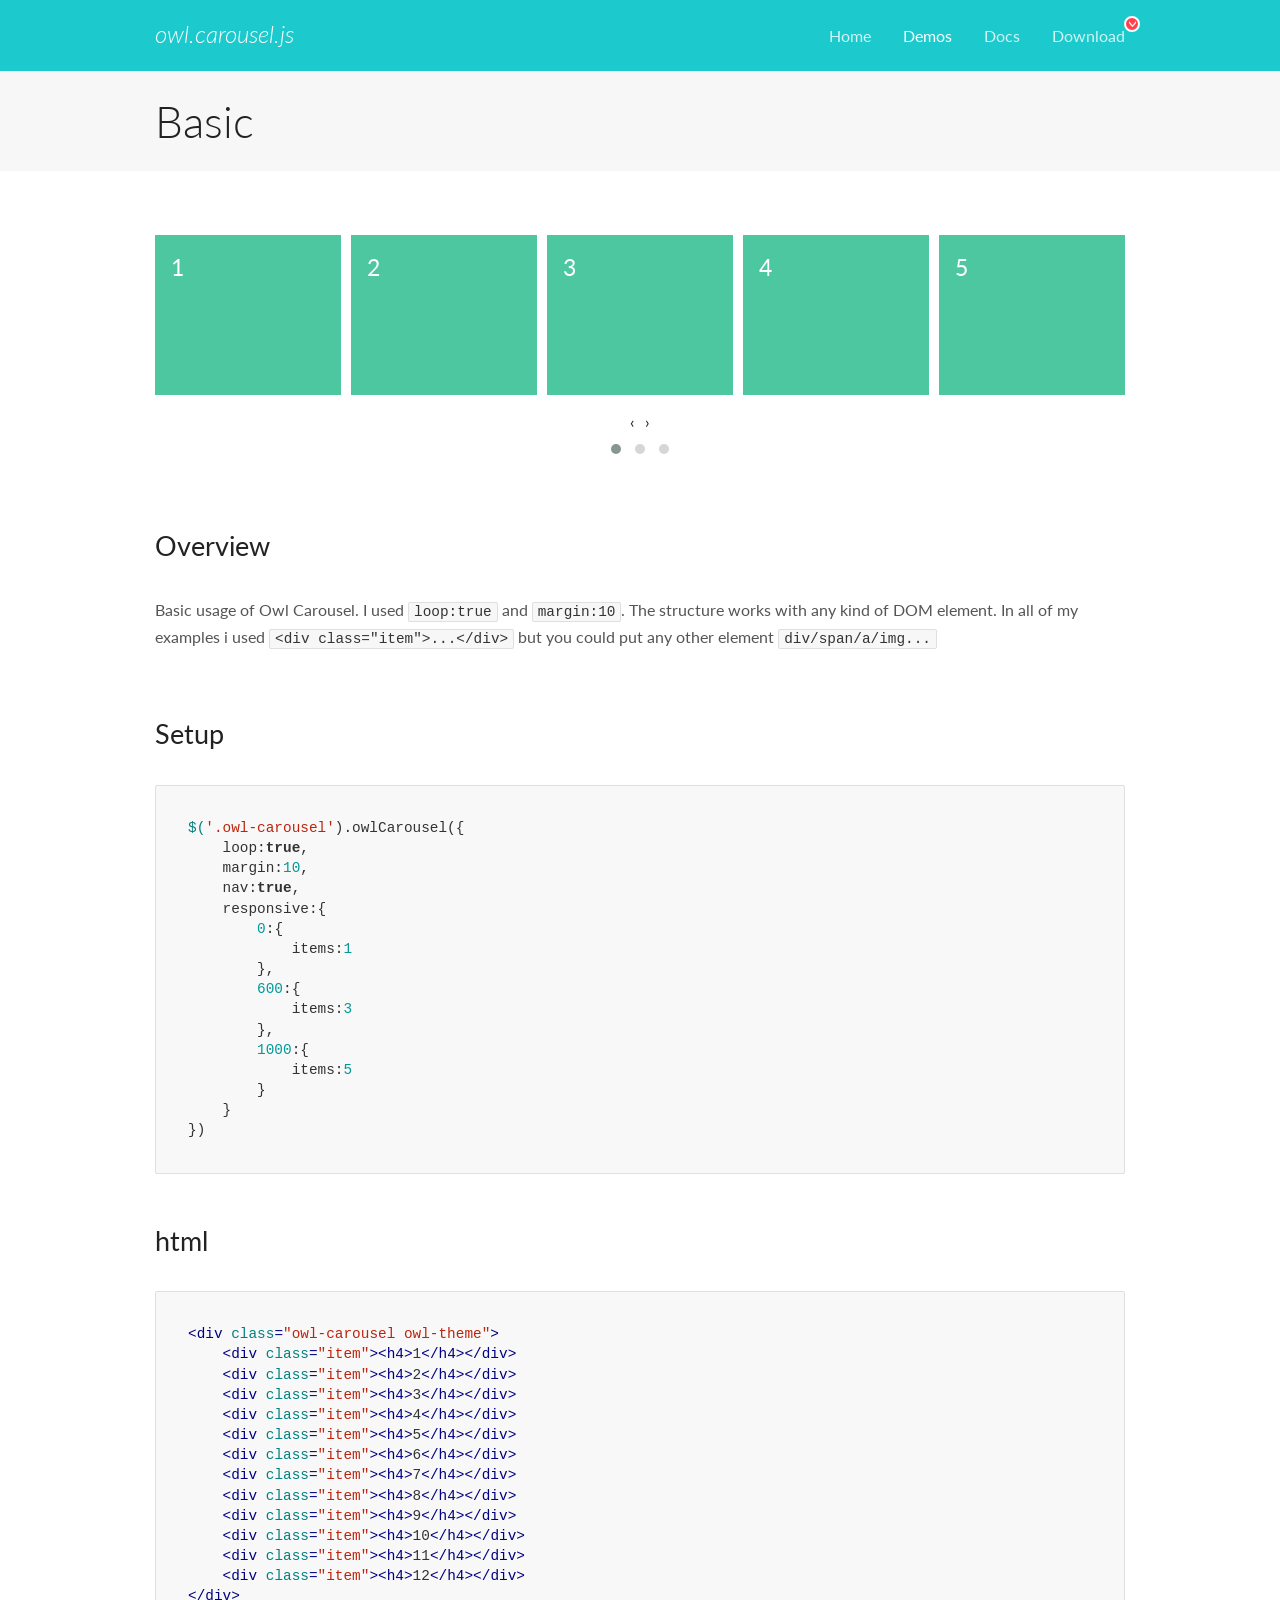
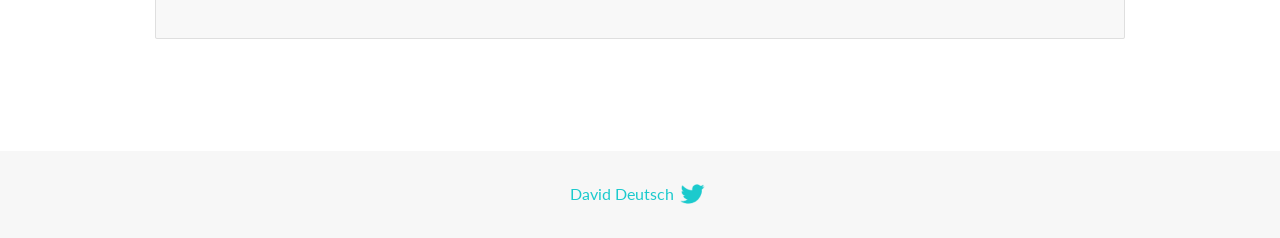
<file: jQuery II/vendor/owl/docs/demos/basic.html>
<!DOCTYPE html>
<html lang="en">
  <head>

    <!-- head -->
    <meta charset="utf-8">
    <meta name="msapplication-tap-highlight" content="no" />
    <meta name="viewport" content="width=device-width, initial-scale=1.0" />
    <meta name="description" content="Basic usage demo">
    <meta name="author" content="David Deutsch">
    <title>
      Basic Demo | Owl Carousel | 2.3.4
    </title>

    <!-- Stylesheets -->
    <link href='https://fonts.googleapis.com/css?family=Lato:300,400,700,400italic,300italic' rel='stylesheet' type='text/css'>
    <link rel="stylesheet" href="../assets/css/docs.theme.min.css">

    <!-- Owl Stylesheets -->
    <link rel="stylesheet" href="../assets/owlcarousel/assets/owl.carousel.min.css">
    <link rel="stylesheet" href="../assets/owlcarousel/assets/owl.theme.default.min.css">

    <!-- HTML5 shim and Respond.js IE8 support of HTML5 elements and media queries -->

    <!--[if lt IE 9]>
      <script src="https://oss.maxcdn.com/libs/html5shiv/3.7.0/html5shiv.js"></script>
      <script src="https://oss.maxcdn.com/libs/respond.js/1.3.0/respond.min.js"></script>
    <![endif]-->

    <!-- Favicons -->
    <link rel="apple-touch-icon-precomposed" sizes="144x144" href="../assets/ico/apple-touch-icon-144-precomposed.png">
    <link rel="shortcut icon" href="../assets/ico/favicon.png">
    <link rel="shortcut icon" href="favicon.ico">

    <!-- Yeah i know js should not be in header. Its required for demos.-->

    <!-- javascript -->
    <script src="../assets/vendors/jquery.min.js"></script>
    <script src="../assets/owlcarousel/owl.carousel.js"></script>
  </head>
  <body>

    <!-- header -->
    <header class="header">
      <div class="row">
        <div class="large-12 columns">
          <div class="brand left">
            <h3>
              <a href="/OwlCarousel2/">owl.carousel.js</a> 
            </h3>
          </div>
          <a id="toggle-nav" class="right">
            <span></span> <span></span> <span></span> 
          </a> 
          <div class="nav-bar">
            <ul class="clearfix">
              <li> <a href="/OwlCarousel2/index.html">Home</a>  </li>
              <li class="active">
                <a href="/OwlCarousel2/demos/demos.html">Demos</a> 
              </li>
              <li> <a href="/OwlCarousel2/docs/started-welcome.html">Docs</a>  </li>
              <li>
                <a href="https://github.com/OwlCarousel2/OwlCarousel2/archive/2.3.4.zip">Download</a> 
                <span class="download"></span> 
              </li>
            </ul>
          </div>
        </div>
      </div>
    </header>

    <!-- title -->
    <section class="title">
      <div class="row">
        <div class="large-12 columns">
          <h1>Basic</h1>
        </div>
      </div>
    </section>

    <!--  Demos -->
    <section id="demos">
      <div class="row">
        <div class="large-12 columns">
          <div class="owl-carousel owl-theme">
            <div class="item">
              <h4>1</h4>
            </div>
            <div class="item">
              <h4>2</h4>
            </div>
            <div class="item">
              <h4>3</h4>
            </div>
            <div class="item">
              <h4>4</h4>
            </div>
            <div class="item">
              <h4>5</h4>
            </div>
            <div class="item">
              <h4>6</h4>
            </div>
            <div class="item">
              <h4>7</h4>
            </div>
            <div class="item">
              <h4>8</h4>
            </div>
            <div class="item">
              <h4>9</h4>
            </div>
            <div class="item">
              <h4>10</h4>
            </div>
            <div class="item">
              <h4>11</h4>
            </div>
            <div class="item">
              <h4>12</h4>
            </div>
          </div>
          <h3 id="overview">Overview</h3>
          <p>Basic usage of Owl Carousel. I used <code>loop:true</code> and <code>margin:10</code>. The structure works with any kind of DOM element. In all of my examples i used <code>&lt;div class=&quot;item&quot;&gt;...&lt;/div&gt;</code> but you could
            put any other element <code>div/span/a/img...</code></p>
          <h3 id="setup">Setup</h3>
          <pre><code>$(&#39;.owl-carousel&#39;).owlCarousel({
    loop:true,
    margin:10,
    nav:true,
    responsive:{
        0:{
            items:1
        },
        600:{
            items:3
        },
        1000:{
            items:5
        }
    }
})</code></pre>
          <h3 id="html">html</h3>
          <pre><code>&lt;div class=&quot;owl-carousel owl-theme&quot;&gt;
    &lt;div class=&quot;item&quot;&gt;&lt;h4&gt;1&lt;/h4&gt;&lt;/div&gt;
    &lt;div class=&quot;item&quot;&gt;&lt;h4&gt;2&lt;/h4&gt;&lt;/div&gt;
    &lt;div class=&quot;item&quot;&gt;&lt;h4&gt;3&lt;/h4&gt;&lt;/div&gt;
    &lt;div class=&quot;item&quot;&gt;&lt;h4&gt;4&lt;/h4&gt;&lt;/div&gt;
    &lt;div class=&quot;item&quot;&gt;&lt;h4&gt;5&lt;/h4&gt;&lt;/div&gt;
    &lt;div class=&quot;item&quot;&gt;&lt;h4&gt;6&lt;/h4&gt;&lt;/div&gt;
    &lt;div class=&quot;item&quot;&gt;&lt;h4&gt;7&lt;/h4&gt;&lt;/div&gt;
    &lt;div class=&quot;item&quot;&gt;&lt;h4&gt;8&lt;/h4&gt;&lt;/div&gt;
    &lt;div class=&quot;item&quot;&gt;&lt;h4&gt;9&lt;/h4&gt;&lt;/div&gt;
    &lt;div class=&quot;item&quot;&gt;&lt;h4&gt;10&lt;/h4&gt;&lt;/div&gt;
    &lt;div class=&quot;item&quot;&gt;&lt;h4&gt;11&lt;/h4&gt;&lt;/div&gt;
    &lt;div class=&quot;item&quot;&gt;&lt;h4&gt;12&lt;/h4&gt;&lt;/div&gt;
&lt;/div&gt;</code></pre>
          <script>
            $(document).ready(function() {
              var owl = $('.owl-carousel');
              owl.owlCarousel({
                margin: 10,
                nav: true,
                loop: true,
                responsive: {
                  0: {
                    items: 1
                  },
                  600: {
                    items: 3
                  },
                  1000: {
                    items: 5
                  }
                }
              })
            })
          </script>
        </div>
      </div>
    </section>

    <!-- footer -->
    <footer class="footer">
      <div class="row">
        <div class="large-12 columns">
          <h5>
            <a href="/OwlCarousel2/docs/support-contact.html">David Deutsch</a> 
            <a id="custom-tweet-button" href="https://twitter.com/share?url=https://github.com/OwlCarousel2/OwlCarousel2&text=Owl Carousel - This is so awesome! " target="_blank"></a> 
          </h5>
        </div>
      </div>
    </footer>

    <!-- vendors -->
    <script src="../assets/vendors/highlight.js"></script>
    <script src="../assets/js/app.js"></script>
  </body>
</html>
</file>
<file: jQuery II/css/style-custom.css>
body {
	font-family: 'Roboto', sans-serif;
	transition: all 0.5s;
}
p {
	margin-bottom: 0px;
	font-size: 14px;
	color: #7b5a6d;
	line-height: 24px;
}
a {
	text-decoration: none!important;
}

.copyright-text {
	text-transform: uppercase;
}

.main-button a {
	background-color: #7b5a6d;
	border-radius: 5px;
	padding: 10px 15px;
	display: inline-block;
	color: #fffdf5;
	font-size: 14px;
	text-transform: uppercase;
	font-weight: 300;
	letter-spacing: 0.4px;
	text-decoration: none;
	transition: all 0.5s;
}

.main-button a:hover {
	opacity: 0.7;
}

.section-heading {
	margin-top: 80px;
	margin-bottom: 40px;
}

.section-heading .line-dec {
	width: 30px;
	height: 5px;
	background-color: #7b5a6d;
}

.section-heading h1 {
	font-size: 22px;
	font-weight: 700;
	color: #2c1b2d;
	margin-top: 15px;
}

/* Pre Header Style */
#pre-header {
	background-color: #7b5a6d;
	text-align: center;
}

#pre-header span {
	color: #fffdf5;
	font-size: 15px;
	padding: 10px 0px;
	display: inline-block;
}

/* Header Style */
.navbar .navbar-brand {
	text-align: center;
	width: 100%;
	position: relative;
	padding: 25px 0px;
}

.bg-dark {
	background-color: #fff!important;
	border-bottom: 1px solid #7b5a6d;
}

#navbarResponsive {
	z-index: 999;
	position: absolute;
	left: 50%;
	top: 200px;
	transform: translateX(-50%);
}

.navbar-dark .navbar-nav .nav-item {
	margin: 0px 15px;
}

.navbar-dark .navbar-nav .nav-link {
	text-transform: uppercase;
	font-size: 15px;
	font-weight: 700;
	color: #7b5a6d;
	transition: all 0.5s;
}

.navbar-dark .navbar-nav .nav-link:hover,
.navbar-dark .navbar-nav .active>.nav-link,
.navbar-dark .navbar-nav .nav-link.active,
.navbar-dark .navbar-nav .nav-link.show,
.navbar-dark .navbar-nav .show>.nav-link {
	color: #798c97;
}

.navbar:after {
	width: 100%;
	height: 1px;
	background-color: #fffdf5;
	content: '';
	position: absolute;
	left: 0;
	bottom: -52px;
}

.navbar-dark .navbar-toggler-icon {
	background-image: none;
}

.navbar-dark .navbar-toggler {
	border-color: #7b5a6d;
	background-color: #7b5a6d;	
	height: 50px;
	outline: none;
}

.navbar-dark .navbar-toggler-icon:after {
	content: '\f0c9';
	color: #fffdf5;
	font-size: 22px;
	line-height: 30px;
	font-family: 'FontAwesome';
}

/* Banner Style */
.banner {
	margin-top: 50px;
	background-image: url(../img/banner-bg.jpg);
	background-size: cover;
	background-repeat: no-repeat;
	padding: 150px 0px;
	background-position: center center;
}

.banner .caption {
	background-color: rgba(250,250,250,0.9);
	padding: 30px;
	max-width: 450px;
}

.banner .caption h2 {
	margin-top: 0px;
	margin-bottom: 15px;
	font-size: 24px;
	font-weight: 700;
	color: #2c1b2d;
}

.banner .caption .line-dec {
	width: 30px;
	height: 5px;
	background-color: #7b5a6d;
}

.banner .caption p {
	margin-top: 15px;
	margin-bottom: 20px;
}

/* Featured Style */
.featured-item {
	margin-bottom: 25px !important;
}

.featured-item {
	border-radius: 5px;
	border: 2px solid #f4e7ee;
	margin: 2px;
	border-width: 1px;
	padding: 10px;
	transition: all 0.5s;
	display: block;
}

.featured-item:hover {
	opacity: 0.9;
}

.featured-item img {
	width: 100%;
}

.featured-item h4 {
	font-size: 18px;
	font-weight: 700;
	color: #2c1b2d;
	margin: 15px;
	padding: 1px;
	transition: all 0.5s;
}

.featured-item:hover h4 {
	color: #7b5a6d;
}

.featured-item h6 {
	color: #7b5a6d;
	font-size: 15px;
	font-weight: 700;
	margin-bottom: 0px;
	margin: 15px;
	padding: 1px;
}

.btn-dark {
    color: #fffdf5;
    background-color: #7b5a6d;
    border-color: #7b5a6d;
    margin: 2px;
}

.btn-dark:hover {
    color: #fffdf5;
    background-color:#798c97;
    border-color: #798c97;
}

.owl-carousel .owl-theme {
	padding: 1rem;
	display: block;
}

.owl-theme .owl-dots {
	text-align: center;
	margin-top: 30px;
}

.owl-theme .owl-dots .owl-dot {
	outline: none;
}

.owl-theme .owl-dots .active span {
	background-color: #7b5a6d!important;
}

.owl-theme .owl-dots .owl-dot span {
	background-color: #798c97;
	width: 8px;
	height: 8px;
	display: inline-block;
	margin: 0px 5px;
	outline: none;
}

/* Subscribe Style */
.subscribe-form {
	background-color: #f4e7ee;
	padding: 80px 0px;
	text-align: center;
}

.subscribe-form .section-heading  {
	margin-top: 0px;
}

.subscribe-form .section-heading h1 {
	color: #2c1b2d;
}

.subscribe-form .section-heading .line-dec {
	background-color: #7b5a6d;
	margin: 0 auto;
}

.subscribe-form .main-content p {
	font-size: 17px;
	color: #7b5a6d;
	margin-bottom: 30px;
}

.subscribe-form .main-content form  {
	color: #fff;
	padding: 1px !important; 
	display: inline;
}

.subscribe-form .main-content form input {
	display: inline;
}

.subscribe-form .main-content form input {
	width: 100%;
	height: 46px;
	border: 1px solid #2c1b2d;
	background-color: #fff;
	padding-left: 15px;
	color: #000000;
	outline: none;
}

.subscribe-form .main-content form button:focus {
	color: #fff!important;
}

.subscribe-form .main-content form button {
	width: 100%;
	height: 45px;
	cursor: pointer;
	background-color: #7b5a6d;
	outline: none;
	border-radius: 5px;
	padding: 10px 15px;
	display: inline-block;
	color: #fff;
	font-size: 14px;
	text-transform: uppercase;
	font-weight: 300;
	letter-spacing: 0.4px;
	text-decoration: none;
	transition: all 0.5s;
	box-shadow: none;
	border: none;
}

#textRequired {
	color: grey;
	padding: .3rem;
}

/* Footer Style */
.footer {
	text-align: center;
}

.footer ul {
	padding: 0px;
	margin: 0px;
}

.footer ul li {
	list-style: none;
	display: inline-block;
}

.footer .logo img {
	max-width: 100%;
	margin-top: 60px;
	margin-bottom: 40px;
}

.footer .footer-menu {
	margin-bottom: 40px;
}

.footer .footer-menu ul li {
	margin: 0px 10px;
}

.footer .footer-menu a {
	font-size: 13px;
	color: #7b5a6d;
	text-transform: uppercase;
	transition: all 0.5s;
}

.footer .footer-menu a:hover {
	color: #798c97;
	text-decoration: none;
}

.footer .social-icons {
	margin-bottom: 60px;
}

.footer .social-icons ul li {
	margin: 0px 10px;
}

.footer .social-icons a {
	width: 32px;
	height: 32px;
	color: #fffdf5;
	background-color: #7b5a6d;
	text-align: center;
	display: inline-block;
	line-height: 33px;
	border-radius: 50%;
	font-size: 13px;
	transition: all 0.5s;
}

.footer .social-icons a:hover {
	background-color: #798c97;
}

/* Sub Footer Style */
.sub-footer {
	border-top: 1px solid #7b5a6d;
	text-align: center;
}

.sub-footer p {
	font-size: 12px;
	color: #7b5a6d;
	line-height: 60px;
}

.sub-footer a {
	color: #7b5a6d;
	text-decoration: none;
}

/* Featured Page Style */
.featured-page {
	margin-top: 130px;
	margin-bottom: 40px;
}

.featured-page .section-heading {
	margin-top: 0px;
	margin-bottom: 0px;
}

.featured-page #filters {
	margin-top: 15px;
	text-align: right;
}

.featured .featured-item {
	margin-bottom: 30px;
	text-decoration: none;
}

.featured .featured-item h4 {
	transition: all 0.5s;
}

.featured .featured-item:hover h4 {
	color: #7b5a6d;
}

#filter button {
	outline: none;
}

#filter .btn-primary.focus,
.btn-primary:focus {
	color: #7b5a6d!important;
	box-shadow: none!important;
}

#filters .btn-primary {
	color: #2c1b2d;
	border: none;
	font-size: 15px;
	font-weight: 700;
	background-color: transparent;
}

/* Isotope Transitions
------------------------------- */
.isotope,
.isotope .item {
    -webkit-transition-duration: 0.8s;
    -moz-transition-duration: 0.8s;
    -ms-transition-duration: 0.8s;
    -o-transition-duration: 0.8s;
    transition-duration: 0.8s;
}

.isotope {
    -webkit-transition-property: height, width;
    -moz-transition-property: height, width;
    -ms-transition-property: height, width;
    -o-transition-property: height, width;
    transition-property: height, width;
}

.isotope .item {
    -webkit-transition-property: -webkit-transform, opacity;
    -moz-transition-property:    -moz-transform, opacity;
    -ms-transition-property:     -ms-transform, opacity;
    -o-transition-property:         top, left, opacity;
    transition-property:         transform, opacity;
}

.page-navigation ul {
	text-align: center;
	border-top: 1px solid #eee;
	padding: 30px  0px 0px 0px;
	margin: 0px 0px 80px 0px;
}

.page-navigation ul li {
	display: inline-block;
}

.page-navigation ul li a {
	width: 40px;
	height: 40px;
	display: inline-block;
	text-align: center;
	line-height: 38px;
	border: 1px solid #eee;
	border-radius: 5px;
	font-weight: 700;
	color: #1e1e1e;
	font-size: 15px;
	text-decoration: none;
	transition: all 0.5s;
}

.page-navigation ul li a:hover,
.page-navigation ul li.current-page a {
	background-color: #7b5a6d;
	border-color: #7b5a6d;
	color: #fff;
}

/* Single Product Style */
.single-product .product-slider {
	padding: 20px;
	border: 1px solid #eee!important;
	border-radius: 5px;
}

.flexslider {
	border: none!important;
}

#carousel {
	margin-top: 20px;
}

#carousel .slides li {
	width: 150px!important;
}

.single-product .right-content h4 {
	font-size: 17px;
	font-weight: 700;
	margin-top: 0px;
}

.single-product .right-content h6 {
	color: #7b5a6d;
	font-size: 17px;
	font-weight: 700;
	margin-top: 10px;
}

.single-product .right-content p {
	margin-top: 20px;
	margin-bottom: 30px;
}

.single-product .right-content span {
	font-size: 14px;
	color: #7b5a6d;
	font-weight: 500;
	display: inline-block;
	margin-bottom: 15px;
}

.single-product .right-content label {
	font-size: 14px;
	color: #4a4a4a;
}

.single-product .right-content .quantity-text {
	margin-left: 10px;
	width: 44px;
	height: 44px;
	line-height: 42px;
	font-size: 14px;
	font-weight: 700;
	color: #4a4a4a;
	display: inline-block;
	text-align: center;
	outline: none;
	border: 1px solid #eee;
}

.single-product .right-content .button {
	margin-left: 15px;
	cursor: pointer;
	background-color: #7b5a6d;
	outline: none;
	border-radius: 5px;
	padding: 10px 15px;
	display: inline-block;
	color: #fff;
	font-size: 14px;
	text-transform: uppercase;
	font-weight: 300;
	letter-spacing: 0.4px;
	text-decoration: none;
	transition: all 0.5s;
	box-shadow: none;
	border: none;
}

.single-product .right-content .down-content span {
	margin-bottom: 0px;
	display: inline-block;
	margin-left: 8px;
	color: #aaa;
}

.single-product .right-content .down-content span a {
	color: #aaa;
	font-weight: 400;
	margin-left: 4px;
	transition: all 0.5s;
}

.single-product .right-content .down-content span a:hover {
	color: #7b5a6d;
}

.single-product .right-content .down-content span a:hover i {
	background-color: #7b5a6d;
}

.single-product .right-content .down-content span a i {
	transition: all 0.5s;
	background-color: #aaa;
	width: 26px;
	height: 26px;
	display: inline-block;
	text-align: center;
	line-height: 26px;
	border-radius: 50%;
	color: #fff;
	font-size: 12px;
	margin-right: 5px;
}

.single-product .right-content .down-content .categories {
	border-top: 1px solid #eee;
	margin-top: 30px;
	padding: 10px 0px;
}

.single-product .right-content .down-content .share {
	border-top: 1px solid #eee;
	padding: 10px 0px;
}

.single-product .right-content .down-content h6 {
	font-size: 14px;
	color: #4a4a4a;
	font-weight: 400;
}

/* About Us Style */
.about-page {
	margin-top: 50px;
    margin-bottom: 80px;
}

.about-page .right-content h4 {
	font-size: 17px;
	font-weight: 700;
	margin-top: 0px;
	margin-bottom: 20px;
}

.about-page .left-image img {
	max-width: 100%;
}

.about-page .right-content span {
	display: inline-block;
	margin-left: 8px;
}

.about-page .right-content span a i {
	transition: all 0.5s;
	background-color: #aaa;
	width: 26px;
	height: 26px;
	display: inline-block;
	text-align: center;
	line-height: 26px;
	border-radius: 50%;
	color: #fff;
	font-size: 12px;
	margin-right: 5px;
}

.about-page .right-content .share {
	margin-top: 20px;
	border-top: 1px solid #eee;
	padding: 15px 0px;
}

.about-page .right-content h6 {
	font-size: 14px;
	color: #4a4a4a;
	font-weight: 400;
}

.about-page .right-content span a:hover i {
	background-color: #7b5a6d;
}

/* Contact Page Style */
.contact-page {
	margin-top: 50px;
    margin-bottom: 80px;
}

.contact-page .right-content input,
.contact-page .right-content textarea {
	border-radius: 0px;
	outline: none;
	box-shadow: none;
	font-size: 14px;
	margin-bottom: 30px;
}

.contact-page .right-content input {
	height: 44px;
	line-height: 44px;
}

.contact-page .right-content textarea {
	height: 200px;
	max-height: 280px;
}

.contact-page .right-content span {
	display: inline-block;
	margin-left: 8px;
}

.contact-page .right-content span a i {
	transition: all 0.5s;
	background-color: #aaa;
	width: 26px;
	height: 26px;
	display: inline-block;
	text-align: center;
	line-height: 26px;
	border-radius: 50%;
	color: #fff;
	font-size: 12px;
	margin-right: 5px;
}

.contact-page .right-content .share {
	margin-top: 30px;
	border-top: 1px solid #eee;
	padding: 15px 0px;
}

.contact-page .right-content h6 {
	font-size: 14px;
	color: #4a4a4a;
	font-weight: 400;
}

.contact-page .right-content span a:hover i {
	background-color: #7b5a6d;
}

.contact-page .right-content .button {
	cursor: pointer;
	background-color: #7b5a6d;
	outline: none;
	border-radius: 5px;
	padding: 10px 15px;
	display: inline-block;
	color: #fff;
	font-size: 14px;
	text-transform: uppercase;
	font-weight: 300;
	letter-spacing: 0.4px;
	text-decoration: none;
	transition: all 0.5s;
	box-shadow: none;
	border: none;
}

/* Responsive Style */
@media (max-width: 820px) {

	.banner {
		border-top: none;
		margin-top: 0px;
	}
	.navbar .navbar-brand {
		width: auto;
	}
	.navbar:after {
		display: none;
	}
	#navbarResponsive {
	z-index: 99999;
    position: absolute;	    
	top: 96px;
    width: 100%;
	text-align: center;
	background-color: rgba(250,250,250,0.95);
	box-shadow: 0px 10px 10px rgba(0,0,0,0.1);
	}
	.navbar-dark .navbar-nav .nav-item {
		border-bottom: 1px solid #eee;
	}
	.navbar-dark .navbar-nav .nav-item:last-child {
		border-bottom: none;
	}
	.navbar-dark .navbar-nav .nav-link {
		padding: 15px 0px;
	}
	.featured-page #filters {
		text-align: right;
	} 
	.single-product .right-content {
		margin-top: 30px;
	}
	.about-page .right-content {
		margin-top: 30px;
	}
	.contact-page .right-content {
		margin-top: 30px;
	}
	.contact-page .right-content .col-md-6,
	.contact-page .right-content .col-md-12 {
		padding: 0px;
	}
	.featured-page {
		margin-top: 80px;
	}
	.about-page,
	.contact-page {
		margin-top: 0px;
	}
}

@media (max-width: 480px) {

	.subscribe-form .main-content form input.button {
		margin-top: 20px;
	}
	.featured-page #filters {
		margin-top: 15px;
		text-align: left;
	} 
	.owl-carousel .owl-item {
		display: table-header-group;
		float: none;
	}
}

@media (max-width: 375px) {
	.featured-item {
		margin: 50px;
	}
	
}
</file>
<file: Site/css/style-custom.css>
body {
	font-family: 'Roboto', sans-serif;
	transition: all 0.5s;
}
p {
	margin-bottom: 0px;
	font-size: 14px;
	color: #382515;
	line-height: 24px;
}
a {
	text-decoration: none!important;
}

.copyright-text {
	text-transform: uppercase;
}

.main-button a {
	background-color: #382515;
	border-radius: 5px;
	padding: 10px 15px;
	display: inline-block;
	color: #d4c4b0;
	font-size: 14px;
	text-transform: uppercase;
	font-weight: 300;
	letter-spacing: 0.4px;
	text-decoration: none;
	transition: all 0.5s;
}

.main-button a:hover {
	opacity: 0.7;
}

.tituloDestaque {
	border-top: 2px solid #382515;
	margin-top: 50px;

}

.section-heading {
	margin-top: 50px;
	margin-bottom: 40px;
}

.section-heading .line-dec {
	width: 30px;
	height: 5px;
	background-color: #382515;
}

.section-heading h1 {
	font-size: 22px;
	font-weight: 700;
	color: #382515;
	margin-top: 15px;
}

/* Pre Header Style */
#pre-header {
	background-color: #382515;
	text-align: center;
}

#pre-header span {
	color: #d4c4b0;
	font-size: 15px;
	padding: 10px 0px;
	display: inline-block;
}

/* Header Style */
.navbar .navbar-brand {
	text-align: center;
	width: 100%;
	position: relative;
	padding: 25px 0px;
}

.bg-dark {
	background-color: #fff!important;
	border-bottom: 2px solid #382515;
}

#navbarResponsive {
	z-index: 999;
	position: absolute;
	left: 50%;
	top: 200px;
	transform: translateX(-50%);
}

.navbar-dark .navbar-nav .nav-item {
	margin: 0px 15px;
}

.navbar-dark .navbar-nav .nav-link {
	text-transform: uppercase;
	font-size: 15px;
	font-weight: 700;
	color: #382515;
	transition: all 0.5s;
}

.navbar-dark .navbar-nav .nav-link:hover,
.navbar-dark .navbar-nav .active>.nav-link,
.navbar-dark .navbar-nav .nav-link.active,
.navbar-dark .navbar-nav .nav-link.show,
.navbar-dark .navbar-nav .show>.nav-link {
	color: #798c97;
}

.navbar:after {
	width: 100%;
	height: 1px;
	background-color: #d4c4b0;
	content: '';
	position: absolute;
	left: 0;
	bottom: -52px;
}

.navbar-dark .navbar-toggler-icon {
	background-image: none;
}

.navbar-dark .navbar-toggler {
	border-color: #382515;
	background-color: #382515;	
	height: 50px;
	outline: none;
}

.navbar-dark .navbar-toggler-icon:after {
	content: '\f0c9';
	color: #d4c4b0;
	font-size: 22px;
	line-height: 30px;
	font-family: 'FontAwesome';
}

/* Banner Style */
.banner {
	margin-top: 50px;
	background-image: url(../img/topo\ design\ 3d.png);
	background-size: cover;
	background-repeat: no-repeat;
	padding: 150px 0px;
	background-position: center center;

}

.banner .caption {
	background-color: #f9f5f1b4;
	padding: 30px;
	max-width: 450px;
}

.banner .caption h2 {
	margin-top: 0px;
	margin-bottom: 15px;
	font-size: 24px;
	font-weight: 700;
	color: #7e4927;
}

.banner .caption .line-dec {
	width: 30px;
	height: 5px;
	background-color: #382515;
}

.banner .caption p {
	margin-top: 15px;
	margin-bottom: 20px;
}

/* Featured Style */
.featured-item {
	margin-bottom: 25px !important;
}

.featured-item {
	border-radius: 5px;
	border: 2px solid #d4c4b0;
	margin: 2px;
	border-width: 1px;
	padding: 10px;
	transition: all 0.5s;
	display: block;
}

.featured-item:hover {
	opacity: 0.9;
}

.featured-item img {
	width: 100%;
}

.featured-item h4 {
	font-size: 18px;
	font-weight: 700;
	color: #7e4927;
	margin: 15px;
	padding: 1px;
	transition: all 0.5s;
}

.featured-item:hover h4 {
	color: #382515;
}

.featured-item h6 {
	color: #382515;
	font-size: 15px;
	font-weight: 700;
	margin-bottom: 0px;
	margin: 15px;
	padding: 1px;
}

.btn-dark {
    color: #d4c4b0;
    background-color: #382515;
    border-color: #382515;
    margin: 2px;
}

.btn-dark:hover {
    color: #d4c4b0;
    background-color:#798c97;
    border-color: #798c97;
}

/* Gallery */
.gallery {
	padding: 80px 0px;
}

.gallery img {
	background: #d4c4b0;
	padding: 15px;
	width: 100%;
	box-shadow: 0px 0px 15px rgba(0, 0, 0, 0,3);
	cursor: pointer;
}

#gallery-popup .modal-img {
	width: 100%;
}

/*Card*/

.card{
	margin: 20px;
}

.card-header{
	background-color: #9ca3984b;
}
.card-header h4{
	text-transform: uppercase;
}

.card-body{
	margin: 10px;
}

.card-footer h2{
	font-size: 20px;
	color: #231a11;
}

/* Subscribe Style */
.subscribe-form {
	background-color: #9ca3984b;
	padding: 30px 0px;
	text-align: center;
}

.subscribe-form .section-heading  {
	margin-top: 0px;
}

.subscribe-form .section-heading h1 {
	color: #382515;
}

.subscribe-form .section-heading .line-dec {
	background-color: #382515;
	margin: 0 auto;
}

.subscribe-form .main-content p {
	font-size: 17px;
	color: #382515;
	margin-bottom: 30px;
}

.subscribe-form .main-content form  {
	color: #fff;
	padding: 1px !important; 
	display: inline;
}

.subscribe-form .main-content form input {
	display: inline;
}

.subscribe-form .main-content form input {
	width: 100%;
	height: 46px;
	border: 1px solid #7e4927;
	background-color: #fff;
	padding-left: 15px;
	color: #000000;
	outline: none;
}

.subscribe-form .main-content form button:focus {
	color: #fff!important;
}

.subscribe-form .main-content form button {
	width: 100%;
	height: 45px;
	cursor: pointer;
	background-color: #382515;
	outline: none;
	border-radius: 5px;
	padding: 10px 15px;
	display: inline-block;
	color: #fff;
	font-size: 14px;
	text-transform: uppercase;
	font-weight: 300;
	letter-spacing: 0.4px;
	text-decoration: none;
	transition: all 0.5s;
	box-shadow: none;
	border: none;
}

#textRequired {
	color: grey;
	padding: .3rem;
}

/* Footer Style */
.footer {
	text-align: center;
}

.footer ul {
	padding: 0px;
	margin: 0px;
}

.footer ul li {
	list-style: none;
	display: inline-block;
}

.footer .logo {
	padding: 1px;
}

.footer .logo img {
	max-width: 25%;
	margin-top: 5px;
	margin-bottom: 5px;
}

.footer .footer-menu {
	margin-bottom: 10px;
}

.footer .footer-menu ul li {
	margin: 0px 10px;
}

.footer .footer-menu a {
	font-size: 13px;
	color: #382515;
	text-transform: uppercase;
	transition: all 0.5s;
}

.footer .footer-menu a:hover {
	color: #798c97;
	text-decoration: none;
}

.footer .social-icons {
	margin-bottom: 30px;
}

.footer .social-icons ul li {
	margin: 0px 10px;
}

.footer .social-icons a {
	width: 32px;
	height: 32px;
	color: #d4c4b0;
	background-color: #382515;
	text-align: center;
	display: inline-block;
	line-height: 33px;
	border-radius: 50%;
	font-size: 13px;
	transition: all 0.5s;
}

.footer .social-icons a:hover {
	background-color: #798c97;
}

/* Sub Footer Style */
.sub-footer {
	border-top: 1px solid #382515;
	text-align: center;
}

.sub-footer p {
	font-size: 12px;
	color: #382515;
	line-height: 60px;
}

.sub-footer a {
	color: #382515;
	text-decoration: none;
}

/* Featured Page Style */
.featured-page {
	margin-top: 130px;
	margin-bottom: 40px;
}

.featured-page .section-heading {
	margin-top: 0px;
	margin-bottom: 0px;
}

.featured-page #filters {
	margin-top: 15px;
	text-align: right;
}

.featured .featured-item {
	margin-bottom: 30px;
	text-decoration: none;
}

.featured .featured-item h4 {
	transition: all 0.5s;
}

.featured .featured-item:hover h4 {
	color: #382515;
}

#filter button {
	outline: none;
}

#filter .btn-primary.focus,
.btn-primary:focus {
	color: #382515!important;
	box-shadow: none!important;
}

#filters .btn-primary {
	color: #7e4927;
	border: none;
	font-size: 15px;
	font-weight: 700;
	background-color: transparent;
}

/* Isotope Transitions
------------------------------- */
.isotope,
.isotope .item {
    -webkit-transition-duration: 0.8s;
    -moz-transition-duration: 0.8s;
    -ms-transition-duration: 0.8s;
    -o-transition-duration: 0.8s;
    transition-duration: 0.8s;
}

.isotope {
    -webkit-transition-property: height, width;
    -moz-transition-property: height, width;
    -ms-transition-property: height, width;
    -o-transition-property: height, width;
    transition-property: height, width;
}

.isotope .item {
    -webkit-transition-property: -webkit-transform, opacity;
    -moz-transition-property:    -moz-transform, opacity;
    -ms-transition-property:     -ms-transform, opacity;
    -o-transition-property:         top, left, opacity;
    transition-property:         transform, opacity;
}

.page-navigation ul {
	text-align: center;
	border-top: 1px solid #eee;
	padding: 30px  0px 0px 0px;
	margin: 0px 0px 80px 0px;
}

.page-navigation ul li {
	display: inline-block;
}

.page-navigation ul li a {
	width: 40px;
	height: 40px;
	display: inline-block;
	text-align: center;
	line-height: 38px;
	border: 1px solid #eee;
	border-radius: 5px;
	font-weight: 700;
	color: #1e1e1e;
	font-size: 15px;
	text-decoration: none;
	transition: all 0.5s;
}

.page-navigation ul li a:hover,
.page-navigation ul li.current-page a {
	background-color: #382515;
	border-color: #382515;
	color: #fff;
}

/* About Us Style */
.about-page {
	margin-top: 50px;
    margin-bottom: 80px;
}

.about-page .right-content h4 {
	font-size: 17px;
	font-weight: 700;
	margin-top: 0px;
	margin-bottom: 20px;
}

.about-page .left-image img {
	max-width: 100%;
}

.about-page .right-content span {
	display: inline-block;
	margin-left: 8px;
}

.about-page .right-content span a i {
	transition: all 0.5s;
	background-color: #aaa;
	width: 26px;
	height: 26px;
	display: inline-block;
	text-align: center;
	line-height: 26px;
	border-radius: 50%;
	color: #fff;
	font-size: 12px;
	margin-right: 5px;
}

.about-page .right-content .share {
	margin-top: 20px;
	border-top: 1px solid #eee;
	padding: 15px 0px;
}

.about-page .right-content h6 {
	font-size: 14px;
	color: #4a4a4a;
	font-weight: 400;
}

.about-page .right-content span a:hover i {
	background-color: #382515;
}

/* Contact Page Style */
.contact-page {
	margin-top: 50px;
    margin-bottom: 80px;
}

.contact-page .right-content input,
.contact-page .right-content textarea {
	border-radius: 0px;
	outline: none;
	box-shadow: none;
	font-size: 14px;
	margin-bottom: 30px;
}

.contact-page .right-content input {
	height: 44px;
	line-height: 44px;
}

.contact-page .right-content textarea {
	height: 200px;
	max-height: 280px;
}

.contact-page .right-content span {
	display: inline-block;
	margin-left: 8px;
}

.contact-page .right-content span a i {
	transition: all 0.5s;
	background-color: #aaa;
	width: 26px;
	height: 26px;
	display: inline-block;
	text-align: center;
	line-height: 26px;
	border-radius: 50%;
	color: #fff;
	font-size: 12px;
	margin-right: 5px;
}

.contact-page .right-content .share {
	margin-top: 30px;
	border-top: 1px solid #eee;
	padding: 15px 0px;
}

.contact-page .right-content h6 {
	font-size: 14px;
	color: #4a4a4a;
	font-weight: 400;
}

.contact-page .right-content span a:hover i {
	background-color: #382515;
}

.contact-page .right-content .button {
	cursor: pointer;
	background-color: #382515;
	outline: none;
	border-radius: 5px;
	padding: 10px 15px;
	display: inline-block;
	color: #fff;
	font-size: 14px;
	text-transform: uppercase;
	font-weight: 300;
	letter-spacing: 0.4px;
	text-decoration: none;
	transition: all 0.5s;
	box-shadow: none;
	border: none;
}

/* Responsive Style */
@media (max-width: 820px) {

	.banner {
		border-top: none;
		margin-top: 0px;
	}
	.navbar .navbar-brand {
		width: auto;
	}
	.navbar:after {
		display: none;
	}
	#navbarResponsive {
	z-index: 99999;
    position: absolute;	    
	top: 96px;
    width: 100%;
	text-align: center;
	background-color: rgba(250,250,250,0.95);
	box-shadow: 0px 10px 10px rgba(0,0,0,0.1);
	}
	.navbar-dark .navbar-nav .nav-item {
		border-bottom: 1px solid #eee;
	}
	.navbar-dark .navbar-nav .nav-item:last-child {
		border-bottom: none;
	}
	.navbar-dark .navbar-nav .nav-link {
		padding: 15px 0px;
	}
	.featured-page #filters {
		text-align: right;
	} 
	.single-product .right-content {
		margin-top: 30px;
	}
	.about-page .right-content {
		margin-top: 30px;
	}
	.contact-page .right-content {
		margin-top: 30px;
	}
	.contact-page .right-content .col-md-6,
	.contact-page .right-content .col-md-12 {
		padding: 0px;
	}
	.featured-page {
		margin-top: 80px;
	}
	.about-page,
	.contact-page {
		margin-top: 0px;
	}
}

@media (max-width: 480px) {

	.subscribe-form .main-content form input.button {
		margin-top: 20px;
	}
	.featured-page #filters {
		margin-top: 15px;
		text-align: left;
	} 
	.owl-carousel .owl-item {
		display: table-header-group;
		float: none;
	}
}

@media (max-width: 375px) {
	.featured-item {
		margin: 50px;
	}
	
}
</file>
